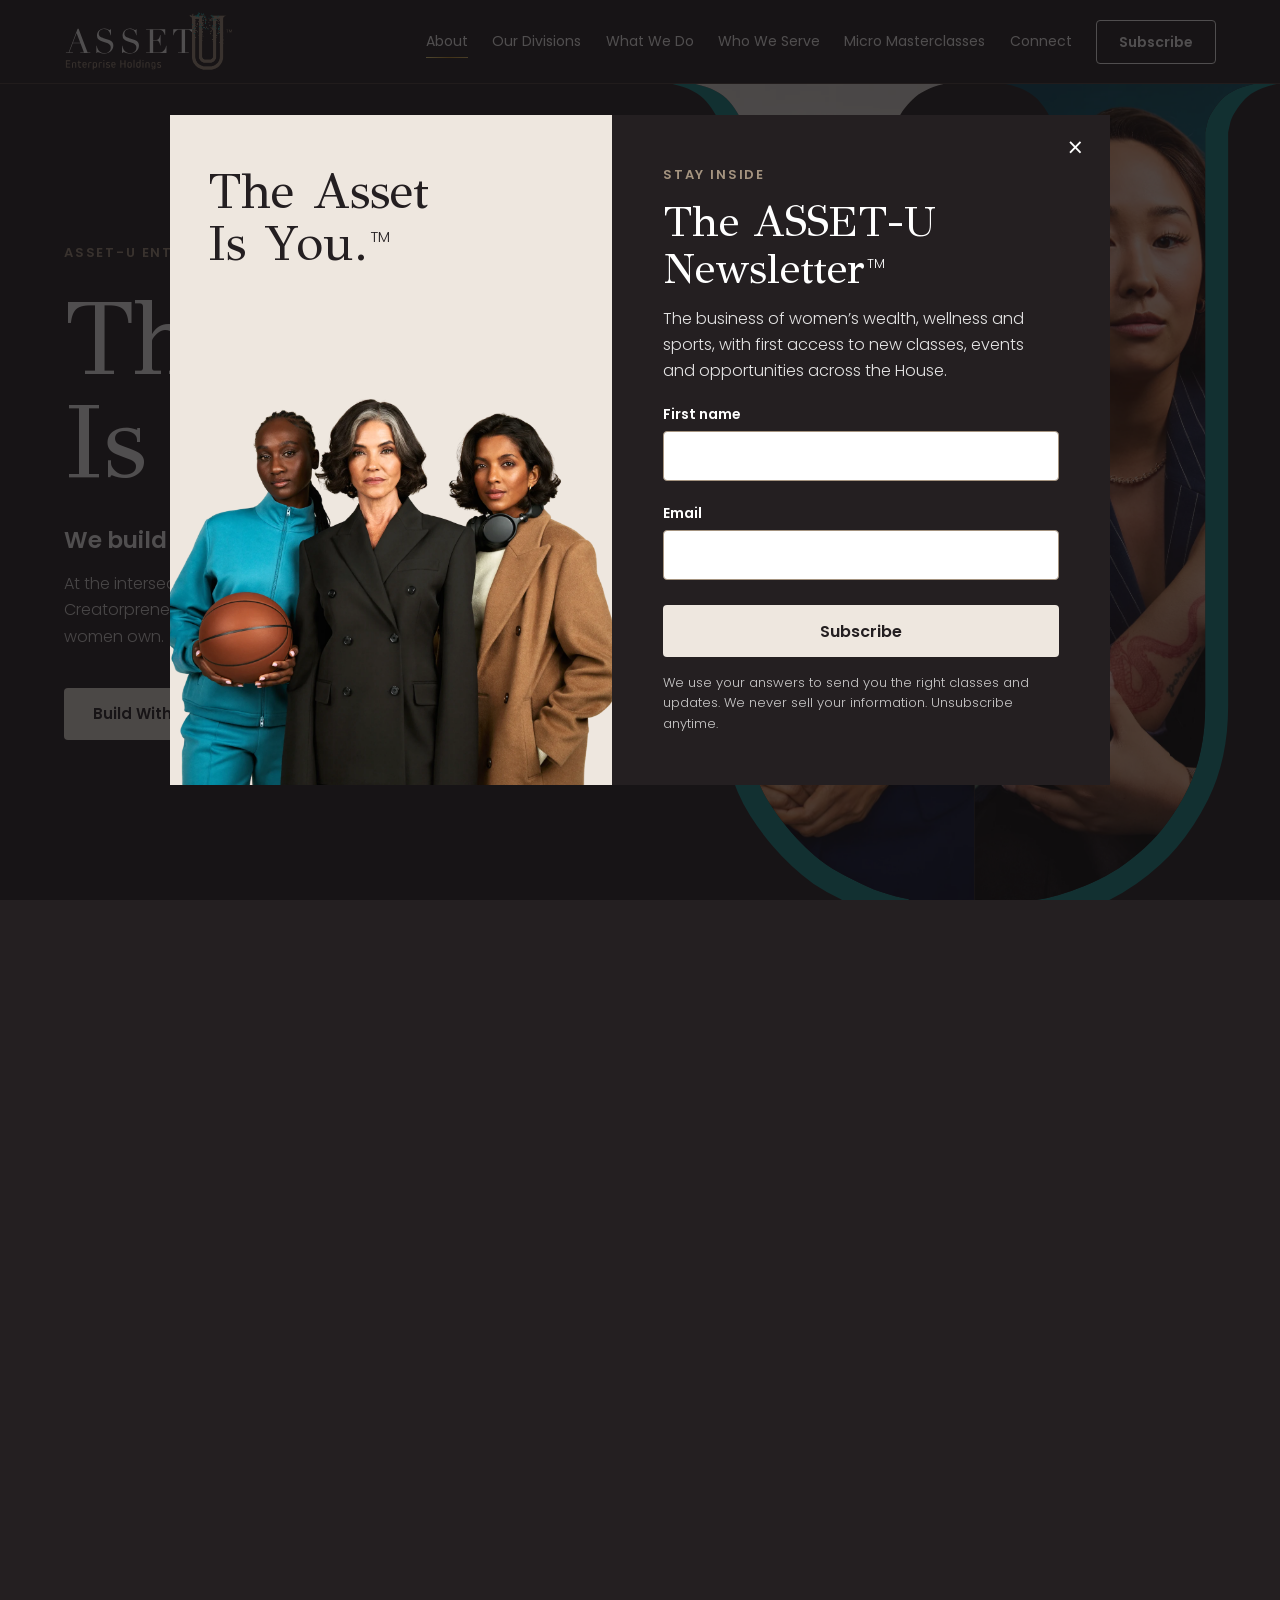
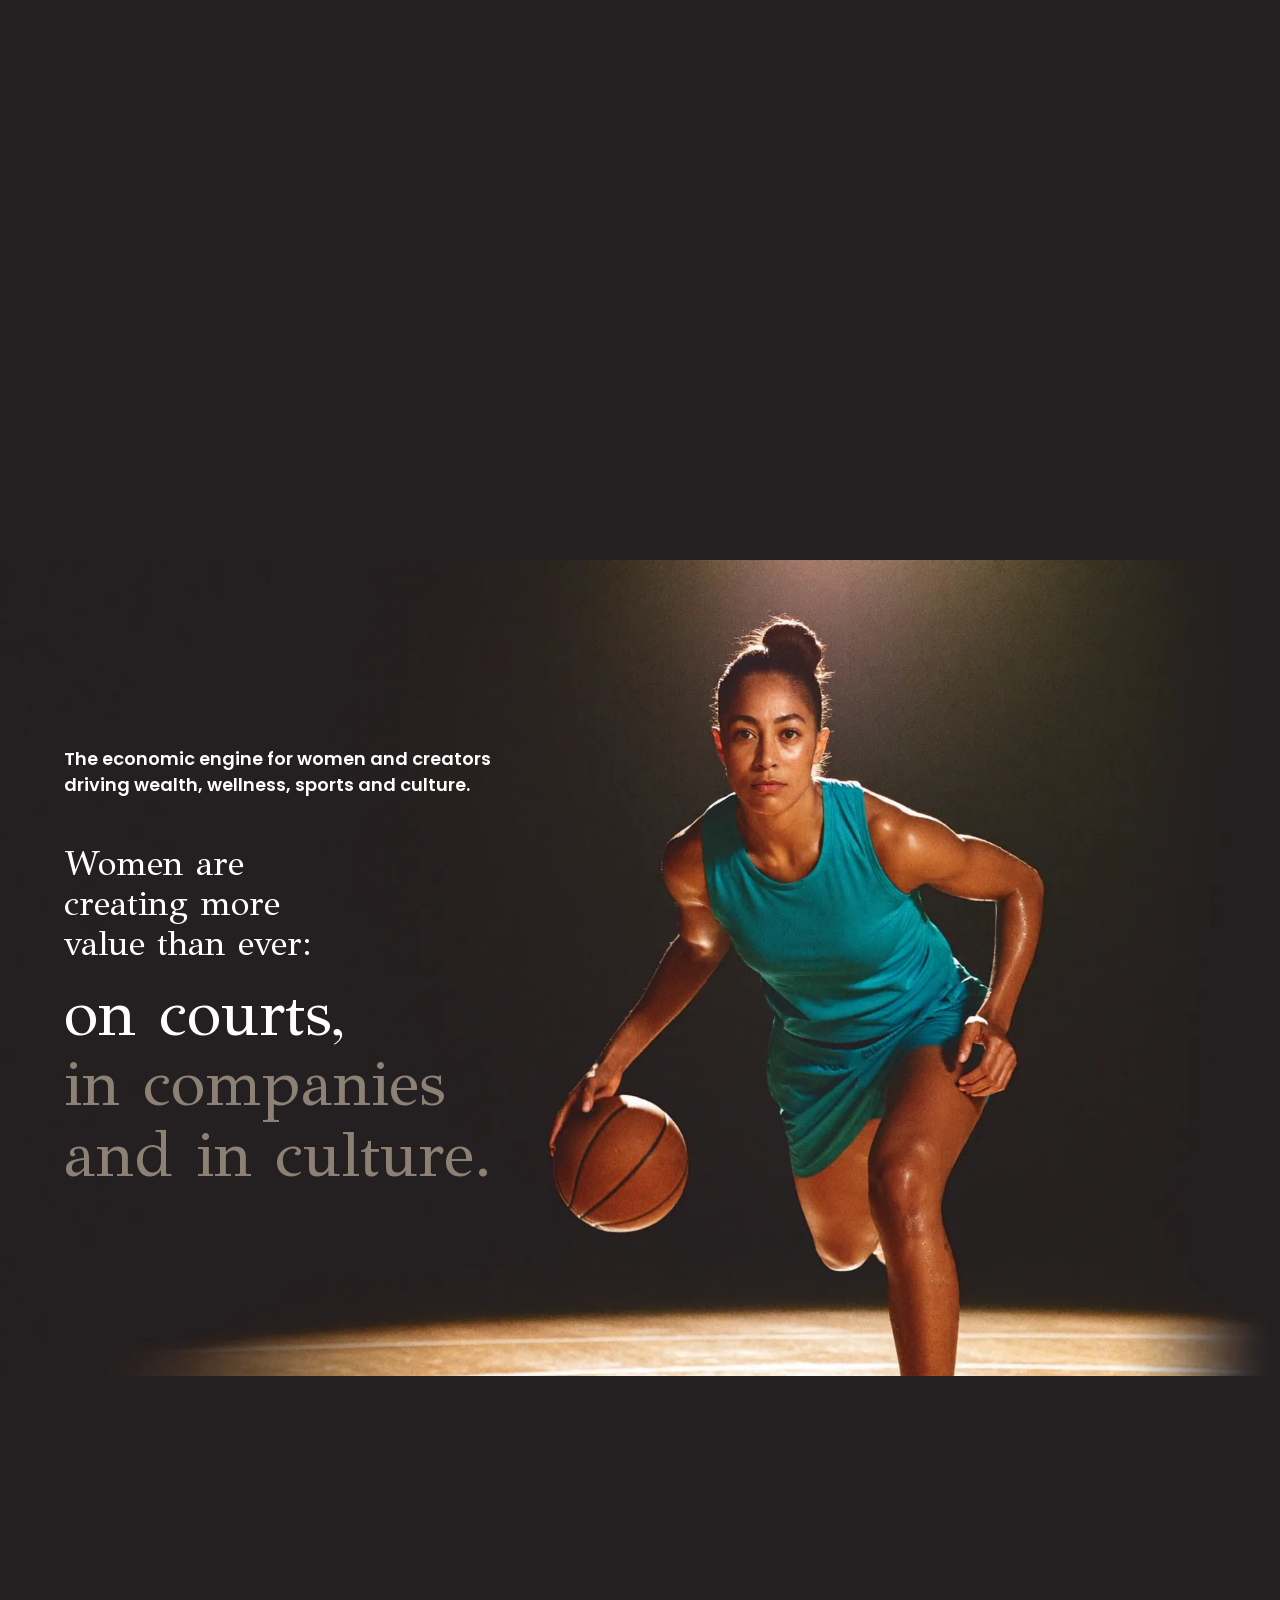
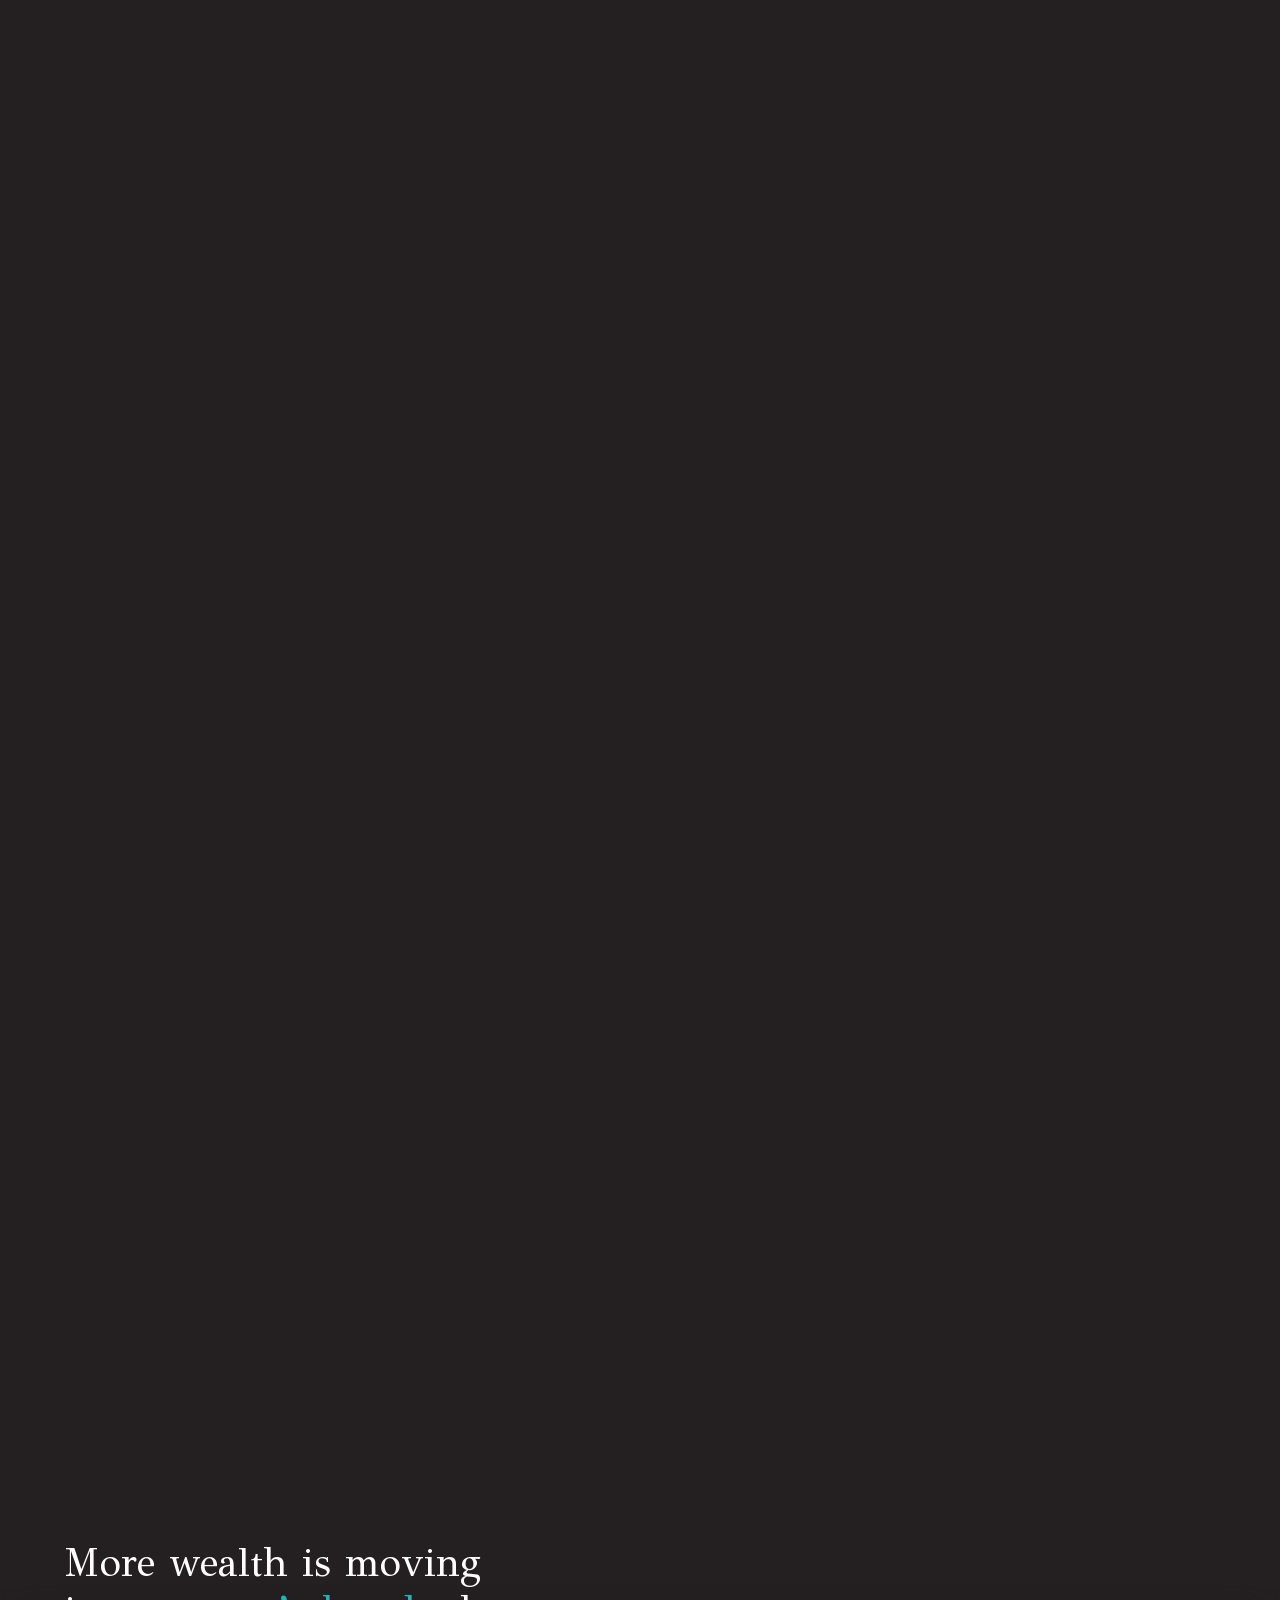
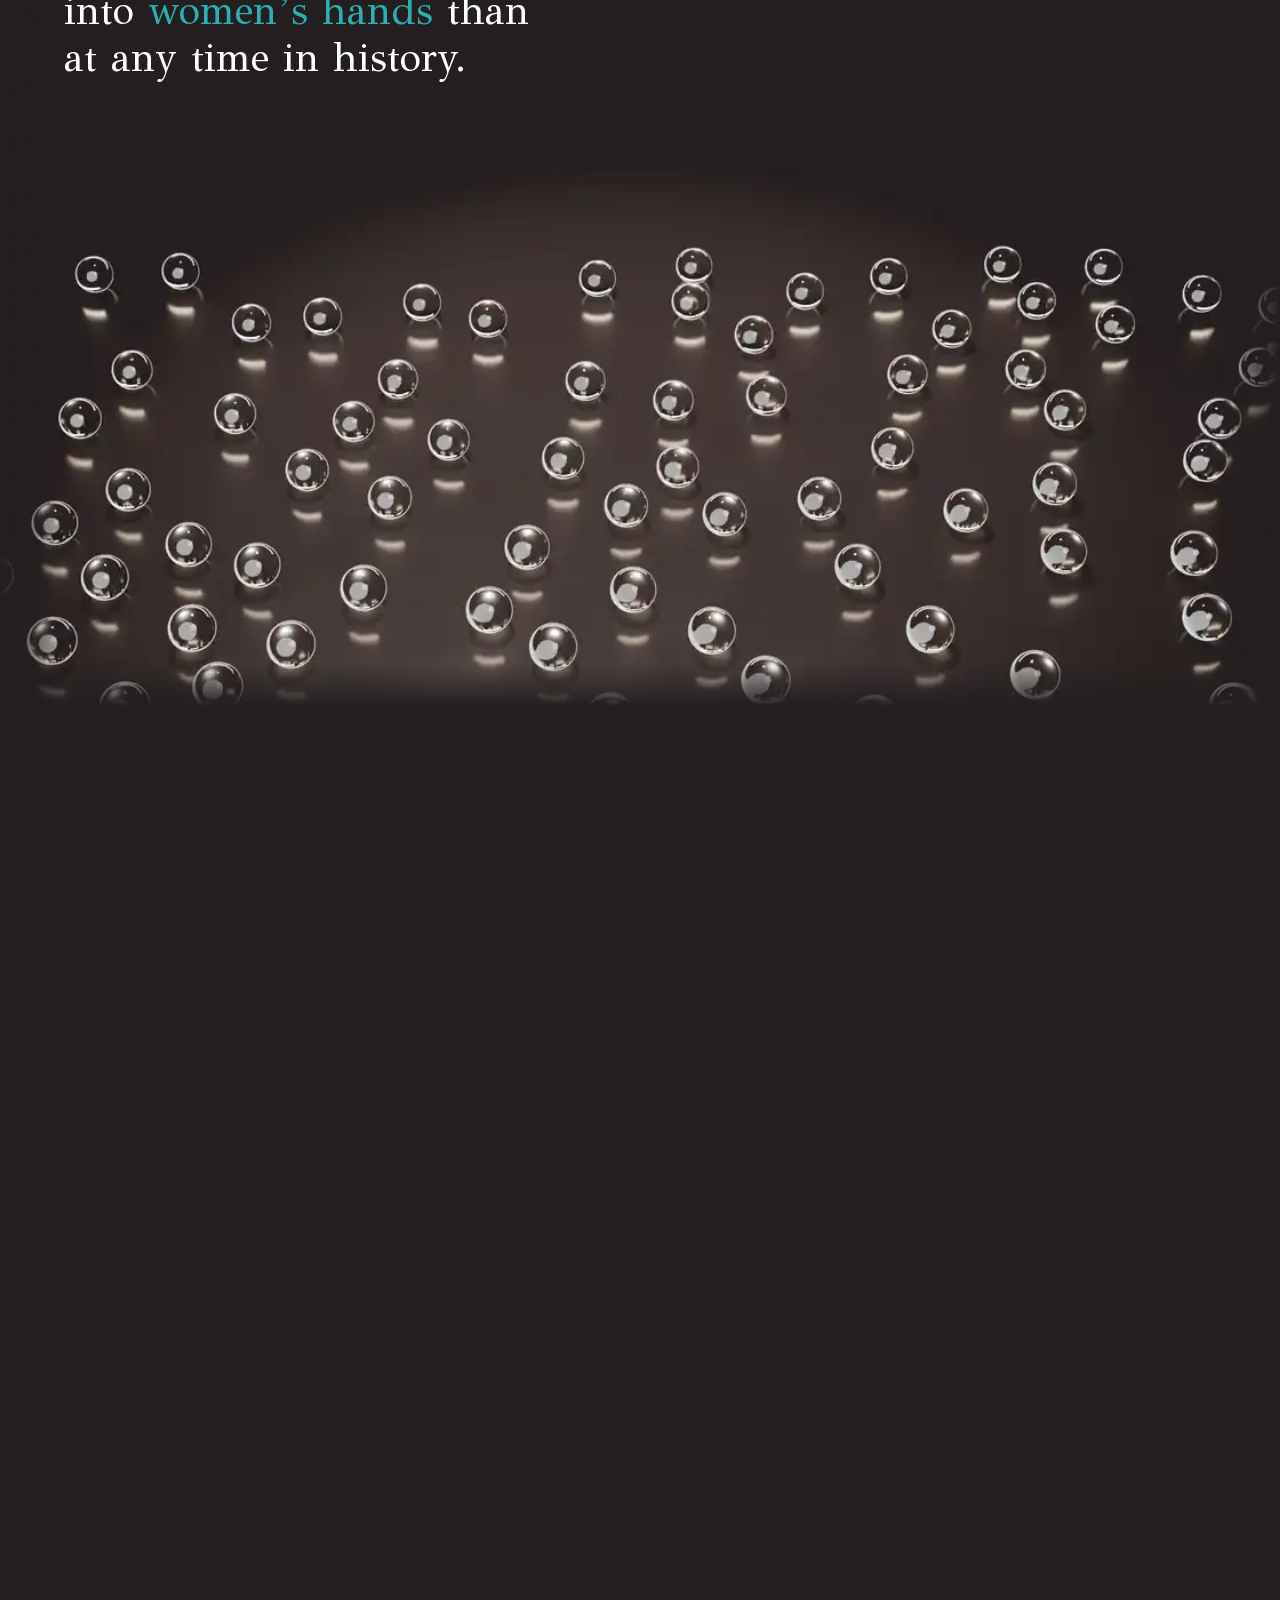
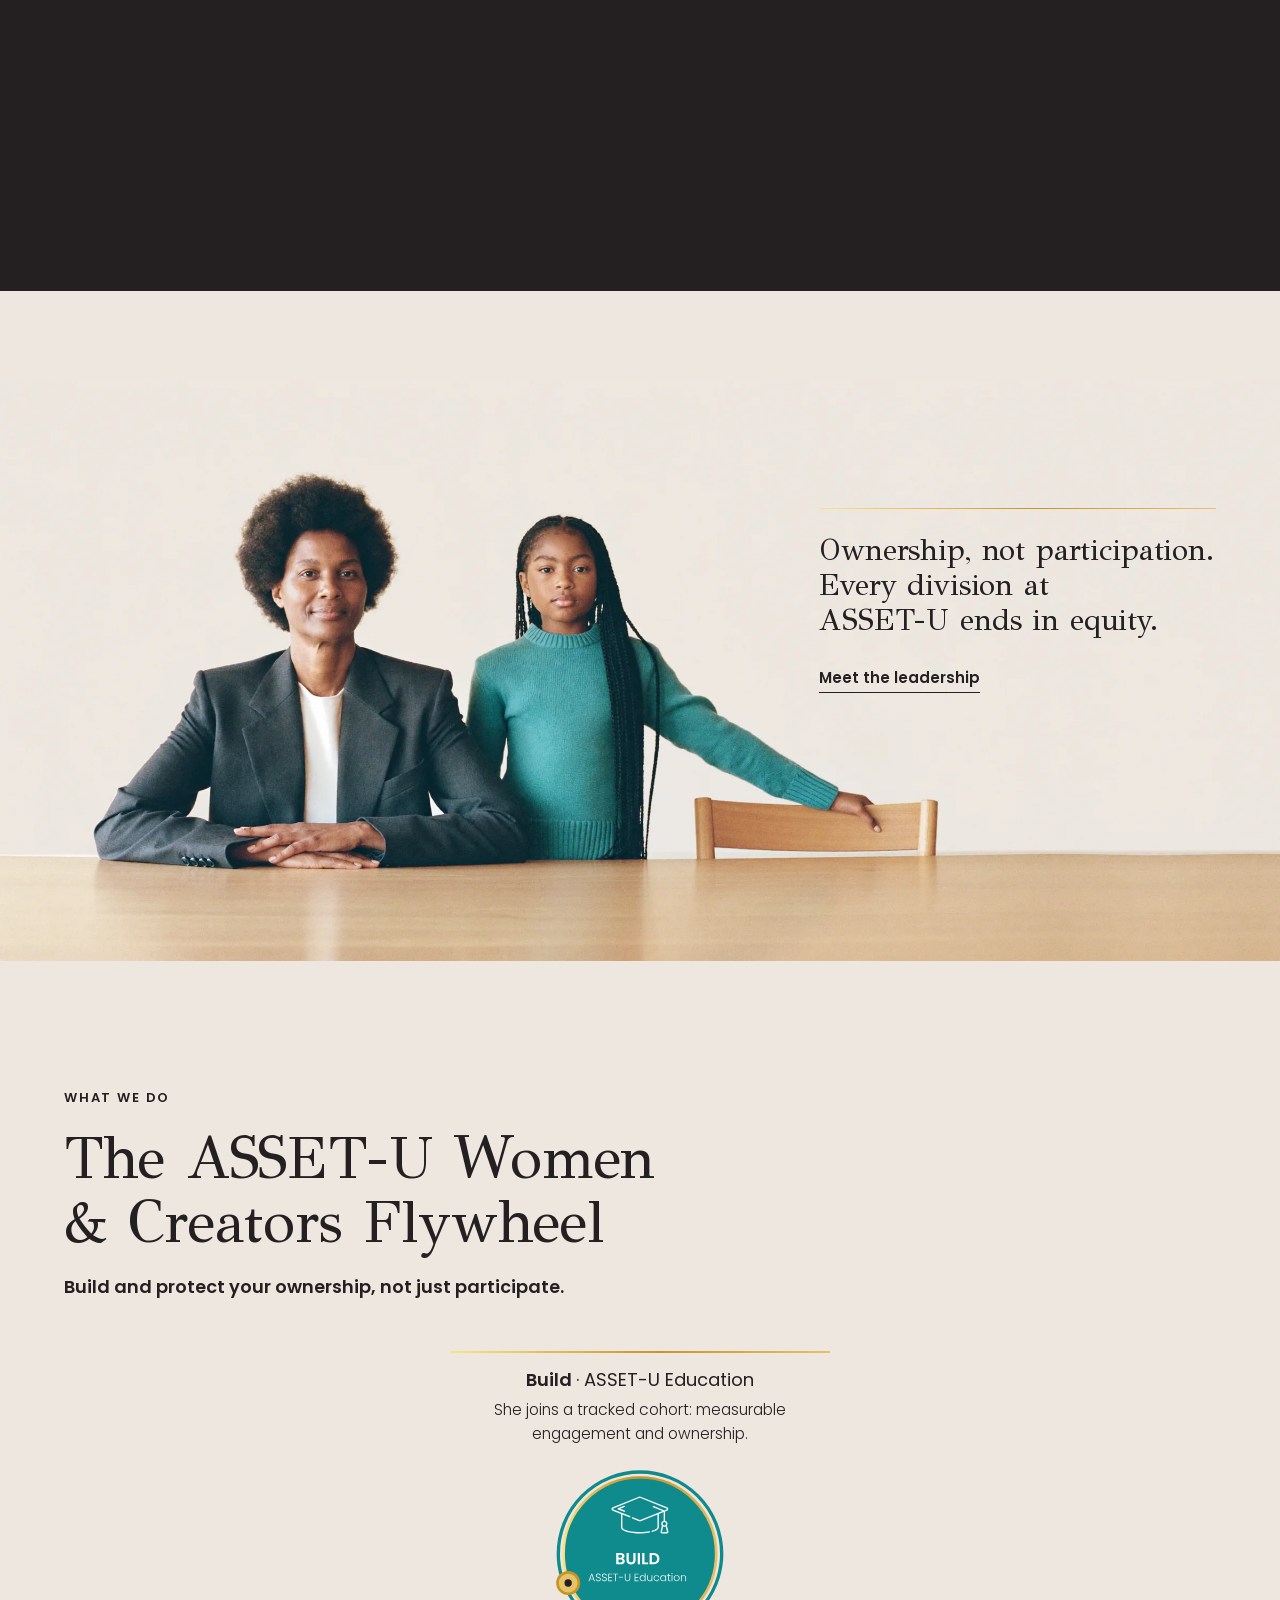
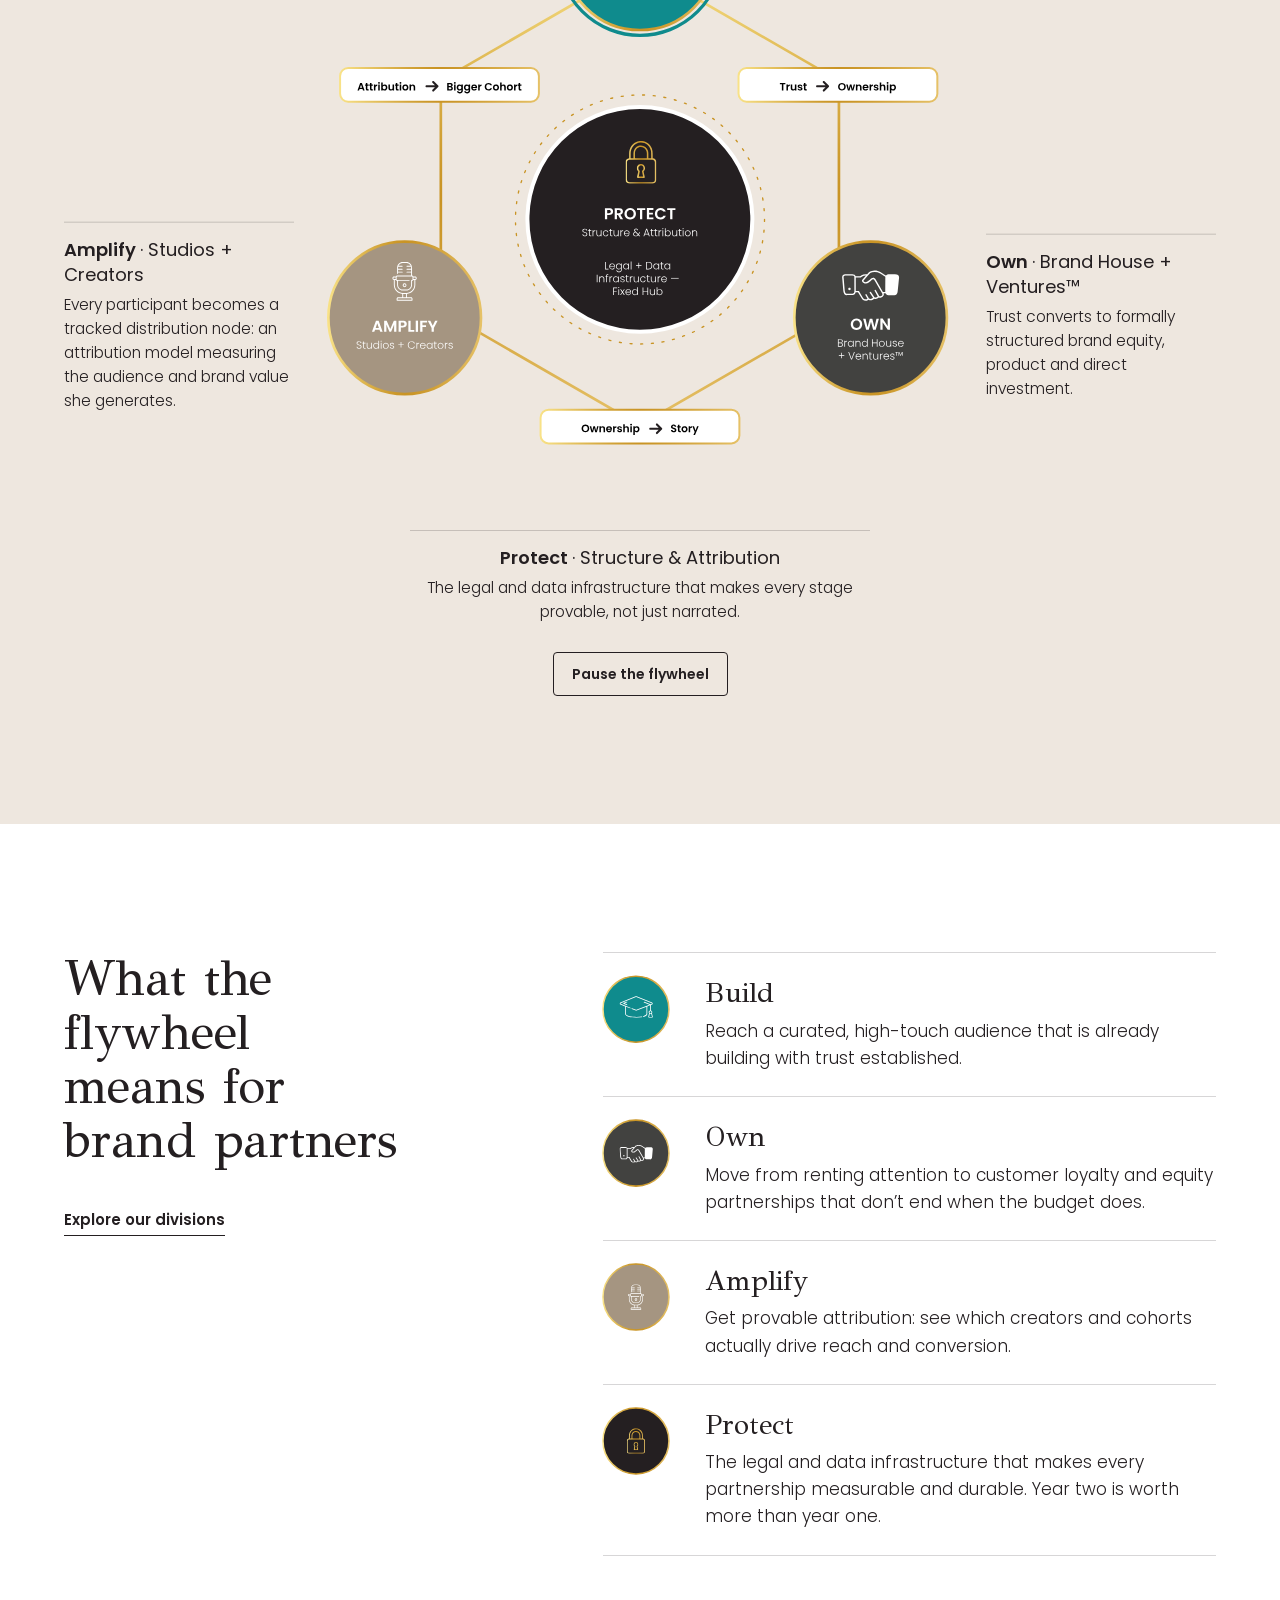
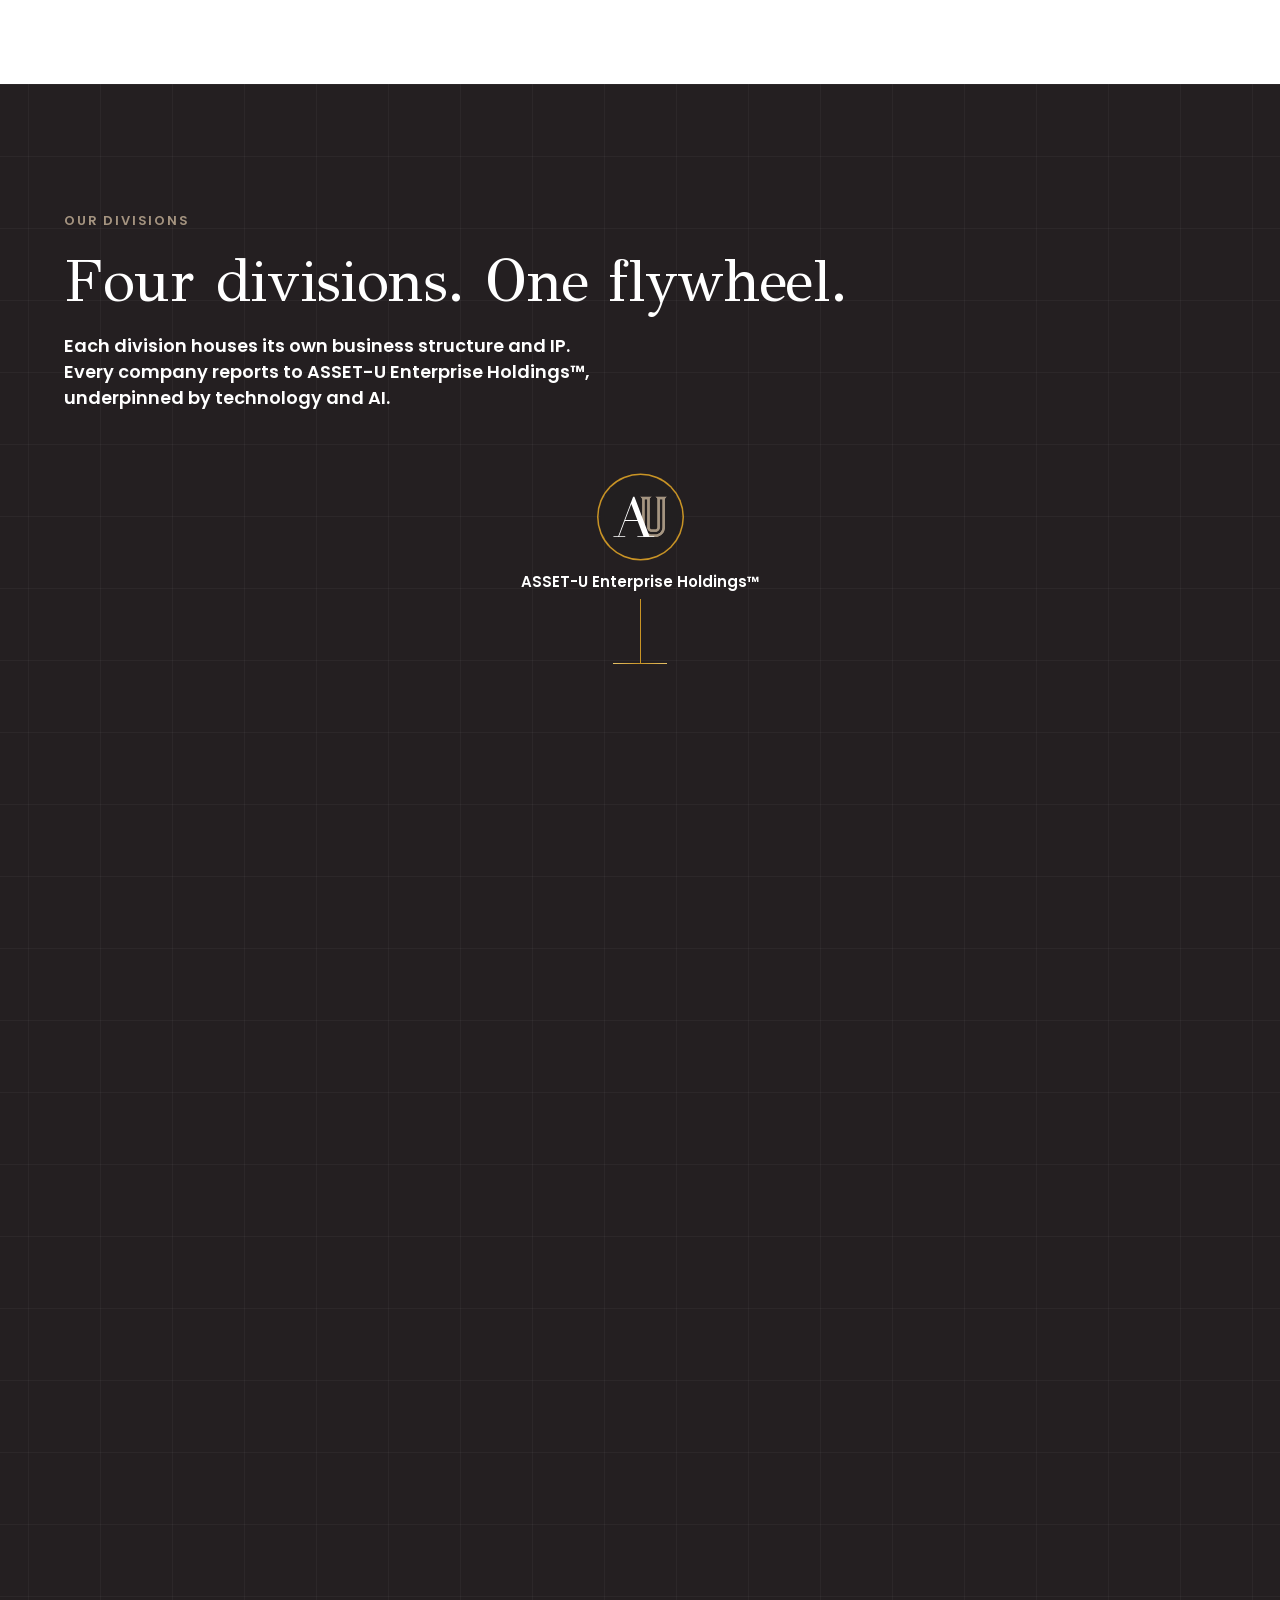
<file: index.html>
<!doctype html>
<html lang="en"><head><meta charset="utf-8"><meta name="viewport" content="width=device-width,initial-scale=1">
<title>ASSET-U Enterprise Holdings™ | The Economic Engine for Women's Ownership</title>
<meta name="description" content="ASSET-U Enterprise Holdings is the economic engine for women's ownership across wealth, wellness and sports. Build. Own. Amplify. Protect.">
<meta name="robots" content="noindex,nofollow"><meta name="theme-color" content="#241F21">
<meta property="og:type" content="website"><meta property="og:title" content="ASSET-U Enterprise Holdings™: The Asset Is You.™">
<meta property="og:description" content="ASSET-U Enterprise Holdings is the economic engine for women's ownership across wealth, wellness and sports. Build. Own. Amplify. Protect.">
<meta property="og:url" content="https://taylormadecreative.github.io/asset-u-website/"><meta property="og:image" content="https://taylormadecreative.github.io/asset-u-website/img/og.jpg"><meta property="og:image:width" content="1200"><meta property="og:image:height" content="630"><meta property="og:image:alt" content="ASSET U Enterprise Holdings">
<meta name="twitter:card" content="summary_large_image"><meta name="twitter:image" content="https://taylormadecreative.github.io/asset-u-website/img/og.jpg">
<link rel="icon" href="img/au-favicon.svg" type="image/svg+xml"><link rel="apple-touch-icon" href="img/au-180.png">
<link rel="preload" href="fonts/Poppins-300.woff2" as="font" type="font/woff2" crossorigin><link rel="preload" href="fonts/Poppins-600.woff2" as="font" type="font/woff2" crossorigin>
<link rel="stylesheet" href="styles.css?v=2"><link rel="stylesheet" href="film.css?v=1"><script>document.documentElement.classList.add('js')</script></head>
<body id="top"><a class="skip" href="#main">Skip to content</a>
<header class="nav dark"><div class="wrap"><a class="brand" href="#top" data-track="nav_click"><span class="lg"><svg role="img" aria-label="ASSET U Enterprise Holdings, back to top" xmlns="http://www.w3.org/2000/svg" viewBox="570 310 790 275"><defs><clipPath id="lga"><path d="M577.898 531H600v35h-22.102Zm0 0"/></clipPath><clipPath id="lgb"><path d="M971 539h20v35.691h-20Zm0 0"/></clipPath><clipPath id="lgc"><path d="M1327 389h15.148v16H1327Zm0 0"/></clipPath><clipPath id="lgd"><path d="M577.898 386H692v113H577.898Zm0 0"/></clipPath></defs><g clip-path="url(#lga)"><path fill="#A69581" d="M595.926 546.441c.617 0 .976.36.976.973v2.102c0 .613-.359.972-.976.972H582.46v11.114h15.719c.617 0 .972.355.972.968v2.102c0 .613-.355.973-.972.973h-19.356c-.613 0-.972-.36-.972-.973v-32.059c0-.613.359-.972.972-.972h19.356c.617 0 .972.359.972.972v2.102c0 .617-.355.972-.972.972h-15.72v10.754Zm0 0"/></g><path fill="#A69581" d="M621.79 549.617c0-4.3-1.642-6.246-5.227-6.246-3.583 0-5.223 1.945-5.223 6.246v15.055c0 .613-.36.973-.973.973h-2.304c-.614 0-.973-.36-.973-.973v-15.516c0-6.144 3.328-9.472 9.472-9.472 6.149 0 9.477 3.328 9.477 9.472v15.516c0 .613-.36.973-.976.973h-2.301c-.617 0-.973-.36-.973-.973ZM648.977 564.059c.207.562.05.921-.461 1.226-1.125.617-2.61.973-4.504.973-5.223 0-7.887-2.762-7.887-8.09v-14.184h-2.664c-.613 0-.973-.359-.973-.972v-1.742c0-.614.36-.973.973-.973h2.664v-5.79c0-.612.36-.972.973-.972h2.304c.614 0 .973.36.973.973v5.789h6.965c.613 0 .972.36.972.973v1.742c0 .613-.359.972-.972.972h-6.965v14.082c0 2.97 1.434 4.508 4.098 4.508.972 0 1.793-.207 2.558-.617.668-.36 1.13-.203 1.332.41ZM669.719 549.82c0-4.453-1.692-6.449-5.328-6.449-3.633 0-5.325 1.996-5.325 6.45v1.077h10.653Zm4.043-.46v4.097c0 .613-.356.973-.973.973h-13.723v1.484c0 4.66 1.895 6.66 6.196 6.66 2.047 0 3.586-.668 5.172-2.101.46-.461.972-.41 1.382.101l1.024 1.281c.36.461.36.973-.05 1.383-2.048 1.996-4.712 3.02-7.68 3.02-6.762 0-10.294-3.278-10.294-9.934v-6.965c0-6.297 3.329-9.675 9.473-9.675s9.473 3.379 9.473 9.675M681.547 548.953c0-6.098 2.918-9.27 8.5-9.27 2.203 0 4.148.512 5.683 1.536.512.36.668.82.31 1.383l-.872 1.484c-.36.562-.82.617-1.383.258-1.023-.617-2.152-.973-3.328-.973-3.176 0-4.66 1.793-4.66 5.633v15.668c0 .613-.36.973-.973.973h-2.304c-.618 0-.973-.36-.973-.973ZM717.035 549.77c0-4.352-1.691-6.399-5.379-6.399-3.738 0-5.43 2.047-5.43 6.399v6.351c0 4.3 1.794 6.453 5.43 6.453 3.688 0 5.38-2.05 5.38-6.453Zm4.25-.41v7.222c0 6.297-3.125 9.676-8.96 9.676-2.665 0-4.712-.871-5.993-2.559h-.105v9.168c0 .613-.356.973-.973.973h-2.305c-.613 0-.972-.36-.972-.973V549.36c0-6.297 3.382-9.68 9.68-9.68 6.25 0 9.628 3.384 9.628 9.68M729.527 548.953c0-6.098 2.918-9.27 8.5-9.27 2.203 0 4.149.512 5.684 1.536.512.36.668.82.309 1.383l-.872 1.484c-.359.562-.82.617-1.382.258-1.024-.617-2.149-.973-3.328-.973-3.176 0-4.66 1.793-4.66 5.633v15.668c0 .613-.36.973-.973.973H730.5c-.613 0-.973-.36-.973-.973ZM751.957 565.645c-.617 0-.973-.36-.973-.973V541.27c0-.614.356-.973.973-.973h2.305c.613 0 .972.36.972.973v23.402c0 .613-.359.973-.972.973Zm-1.535-32.723c0-1.586 1.125-2.715 2.66-2.715 1.59 0 2.715 1.129 2.715 2.715 0 1.539-1.125 2.664-2.715 2.664-1.535 0-2.66-1.125-2.66-2.664M772.336 566.258c-3.992 0-6.863-.922-9.164-2.969-.41-.41-.41-.871-.05-1.332l1.073-1.434c.41-.511.871-.511 1.383-.101 1.586 1.383 3.84 2.152 6.348 2.152 3.125 0 4.918-1.383 4.918-3.894 0-2.254-1.383-3.328-5.582-3.942-5.942-.87-7.989-3.074-7.989-7.476 0-4.61 3.532-7.582 9.012-7.582 2.817 0 5.531.77 7.426 2.152.512.41.562.871.207 1.383l-.977 1.433c-.355.512-.816.567-1.382.157-1.329-.922-3.02-1.434-4.864-1.434-3.379 0-5.172 1.383-5.172 3.89 0 2.048 1.332 3.071 5.375 3.637 6.043.817 8.196 3.172 8.196 7.782 0 4.66-3.38 7.578-8.758 7.578M802.445 549.82c0-4.453-1.687-6.449-5.324-6.449s-5.324 1.996-5.324 6.45v1.077h10.648Zm4.047-.46v4.097c0 .613-.36.973-.972.973h-13.723v1.484c0 4.66 1.894 6.66 6.195 6.66 2.047 0 3.582-.668 5.172-2.101.461-.461.973-.41 1.383.101l1.023 1.281c.36.461.36.973-.05 1.383-2.047 1.996-4.711 3.02-7.684 3.02-6.758 0-10.29-3.278-10.29-9.934v-6.965c0-6.297 3.329-9.675 9.474-9.675s9.472 3.379 9.472 9.675M852.527 564.672c0 .613-.359.973-.972.973h-2.664c-.614 0-.973-.36-.973-.973v-14.235h-14.594v14.235c0 .613-.355.973-.972.973h-2.664c-.614 0-.973-.36-.973-.973v-32.059c0-.613.36-.972.972-.972h2.665c.617 0 .972.359.972.972v13.778h14.594v-13.778c0-.613.36-.972.973-.972h2.664c.613 0 .972.359.972.972ZM876.7 549.82c0-4.402-1.692-6.449-5.43-6.449-3.688 0-5.375 2.047-5.375 6.45v6.35c0 4.352 1.687 6.403 5.375 6.403 3.738 0 5.43-2.05 5.43-6.402Zm4.25-.46v7.273c0 6.246-3.384 9.625-9.68 9.625-6.247 0-9.63-3.38-9.63-9.625v-7.274c0-6.297 3.383-9.675 9.63-9.675 6.296 0 9.68 3.379 9.68 9.675M890.422 565.645c-.617 0-.973-.36-.973-.973v-33.899c0-.617.356-.972.973-.972h2.3c.618 0 .977.355.977.972v33.899c0 .613-.36.973-.976.973ZM917.254 549.82c0-4.3-1.793-6.449-5.43-6.449-3.687 0-5.375 2.047-5.375 6.45v6.35c0 4.352 1.688 6.403 5.375 6.403 3.739 0 5.43-2.05 5.43-6.402Zm3.277-20.02c.614 0 .973.356.973.973v25.809c0 6.297-3.379 9.676-9.68 9.676-6.246 0-9.625-3.38-9.625-9.676v-7.223c0-6.297 3.121-9.675 8.961-9.675 2.664 0 4.711.87 5.992 2.558h.102v-11.469c0-.617.36-.972.973-.972ZM931.64 565.645c-.613 0-.972-.36-.972-.973V541.27c0-.614.36-.973.973-.973h2.304c.617 0 .973.36.973.973v23.402c0 .613-.356.973-.973.973Zm-1.535-32.723c0-1.586 1.125-2.715 2.665-2.715 1.585 0 2.714 1.129 2.714 2.715 0 1.539-1.129 2.664-2.714 2.664-1.54 0-2.665-1.125-2.665-2.664M958.781 549.617c0-4.3-1.636-6.246-5.222-6.246s-5.223 1.945-5.223 6.246v15.055c0 .613-.36.973-.973.973h-2.304c-.614 0-.973-.36-.973-.973v-15.516c0-6.144 3.328-9.472 9.473-9.472 6.144 0 9.472 3.328 9.472 9.472v15.516c0 .613-.355.973-.972.973h-2.305c-.613 0-.973-.36-.973-.973Zm0 0"/><g clip-path="url(#lgb)"><path fill="#A69581" d="M986.332 555.3v-5.53c0-4.352-1.691-6.399-5.43-6.399-3.687 0-5.375 2.047-5.375 6.399v5.53c0 4.403 1.688 6.454 5.375 6.454 3.637 0 5.43-2.152 5.43-6.453m4.25-5.942v16.032c0 5.632-3.637 9.062-9.629 9.062-3.379 0-6.195-.973-8.293-2.816q-.69-.615-.156-1.383l.973-1.383c.359-.562.82-.613 1.332-.152 1.691 1.383 3.586 2.047 5.89 2.047 3.688 0 5.633-2.047 5.633-5.684v-2.203h-.102c-1.28 1.691-3.328 2.562-5.992 2.562-5.836 0-8.96-3.382-8.96-9.68v-6.402c0-6.297 3.378-9.675 9.624-9.675 6.301 0 9.68 3.379 9.68 9.675"/></g><path fill="#A69581" d="M1007.43 566.258c-3.996 0-6.864-.922-9.168-2.969-.41-.41-.41-.871-.051-1.332l1.074-1.434c.41-.511.871-.511 1.383-.101 1.59 1.383 3.84 2.152 6.352 2.152 3.125 0 4.914-1.383 4.914-3.894 0-2.254-1.38-3.328-5.579-3.942-5.94-.87-7.992-3.074-7.992-7.476 0-4.61 3.535-7.582 9.016-7.582 2.816 0 5.531.77 7.426 2.152.511.41.562.871.203 1.383l-.973 1.433c-.36.512-.82.567-1.383.157-1.332-.922-3.02-1.434-4.863-1.434-3.383 0-5.172 1.383-5.172 3.89 0 2.048 1.328 3.071 5.375 3.637 6.043.817 8.196 3.172 8.196 7.782 0 4.66-3.383 7.578-8.758 7.578M1320.824 403.676c0 .258-.148.406-.406.406h-1.117c-.258 0-.406-.148-.406-.406v-12.153h-3.5c-.258 0-.41-.152-.41-.41v-.879c0-.257.152-.406.41-.406h8.953c.257 0 .406.149.406.406v.88c0 .257-.149.41-.406.41h-3.524Zm0 0"/><g clip-path="url(#lgc)"><path fill="#A69581" d="M1341.742 389.828c.258 0 .406.149.406.406v13.442c0 .258-.148.406-.406.406h-1.117c-.258 0-.41-.148-.41-.406v-11.121h-.043l-4.184 11.207a.465.465 0 0 1-.472.32h-.989c-.238 0-.386-.105-.472-.32l-4.188-11.207h-.043v11.12c0 .259-.152.407-.406.407h-1.074c-.258 0-.41-.148-.41-.406v-13.442c0-.257.152-.406.41-.406h2.168c.234 0 .386.106.472.32l4.059 11.059h.043l4.059-11.059c.085-.214.234-.32.472-.32Zm0 0"/></g><path class="lu" fill="#A69581" d="M1284.777 513.324v-174.34h-16.898v174.34c0 5.531-1.031 10.04-3.074 13.52q-3.077 5.226-7.067 8.297c-2.664 2.043-5.277 3.53-7.836 4.453q-3.841 1.382-5.375 1.691h-30.722q-1.542-.31-5.375-1.691c-2.567-.922-5.176-2.41-7.836-4.453-2.664-2.047-5.024-4.813-7.067-8.297-2.05-3.48-3.07-7.989-3.07-13.52v-174.34h-16.902v174.34c0 3.895.41 7.426 1.23 10.602a45.6 45.6 0 0 0 3.38 9.062q1.534 3.685 4.3 7.371c4.3 5.328 9.164 9.371 14.594 12.137 5.425 2.77 10.187 4.559 14.285 5.379h35.64c2.868-.414 6.196-1.383 9.985-2.918 3.789-1.539 7.422-3.742 10.91-6.605a113 113 0 0 0 3.684-3.227 45 45 0 0 0 3.687-3.84c2.867-3.488 5.172-7.531 6.914-12.137 1.738-4.609 2.613-9.878 2.613-15.824m-46.394-189.086h76.195c-4.918 1.028-8.45 2.817-10.601 5.38-2.149 2.562-3.43 4.773-3.84 6.616q-.615 2.767-.614 3.075v174.57c0 9.84-1.796 18.351-5.378 25.527q-5.38 10.76-13.055 17.84c-5.121 4.707-10.555 8.297-16.285 10.762-5.739 2.457-10.754 4.101-15.055 4.922l-2.148.308h-38.098l-.617-.308c-2.457-.414-5.176-1.13-8.14-2.153q-4.46-1.545-9.063-4a57 57 0 0 1-7.68-4.304q-9.836-7.08-17.363-18.762c-5.02-7.793-7.524-17.738-7.524-29.832v-174.57h-.308q-.002-.307-.614-3.075c-.414-1.843-1.691-4.054-3.843-6.617-2.149-2.562-5.684-4.351-10.598-5.379h76.195c-4.3 1.028-7.527 2.61-9.676 4.762q-3.228 3.223-4.148 5.527-.926 2.309-.926 2.614v176.492q-.002 6.145 3.383 9.062 3.377 2.924 7.375 4.149h26.727q3.686-1.226 7.218-4.149 3.535-2.917 3.535-9.062v-174.34q-.001-.306-.617-3.074c-.41-1.844-1.687-4.04-3.84-6.606-2.148-2.558-5.683-4.347-10.597-5.375"/><g clip-path="url(#lgd)"><path fill="#FFF" d="m627.73 406.629-16.882 44.66h33.761Zm-49.878 89.473h13.503l41.438-109.887h3.684l41.742 109.887h13.66v2.148h-47.27v-2.148h17.036l-16.114-42.664h-35.605l-16.114 42.664h17.036v2.148h-32.996Zm0 0"/></g><path fill="#FFF" d="M718.582 465.254h1.688q1.687 8.286 4.375 13.965c1.789 3.785 3.761 6.906 5.906 9.36 2.152 2.456 4.398 4.35 6.754 5.679 2.351 1.332 4.73 2.3 7.136 2.918q3.603.92 6.907 1.074 3.298.152 6.215.152c5.421 0 9.875-.82 13.351-2.457 3.48-1.632 6.242-3.707 8.29-6.215 2.042-2.503 3.476-5.218 4.296-8.132q1.226-4.372 1.227-8.059 0-5.368-1.993-9.207c-1.332-2.559-3.02-4.73-5.066-6.523a28.4 28.4 0 0 0-6.676-4.372c-2.406-1.128-4.68-1.996-6.832-2.609l-17.648-5.375c-8.285-2.555-14.555-5.93-18.797-10.129q-6.37-6.288-6.371-16.879 0-6.906 2.457-12.816 2.451-5.908 6.906-10.203c2.965-2.863 6.523-5.117 10.664-6.754q6.217-2.456 13.582-2.457 5.372 0 8.98.922 3.603.92 6.215 2.07l4.68 2.074q2.074.921 4.223.922 1.992 0 2.683-.539c.461-.355 1.098-1.254 1.918-2.687h2.149v27.78h-1.84a45.6 45.6 0 0 0-3.149-10.667q-2.226-5.14-5.753-9.055c-2.356-2.61-5.196-4.703-8.52-6.293-3.324-1.582-7.187-2.379-11.586-2.379-2.453 0-5.168.336-8.133 1a25.7 25.7 0 0 0-8.289 3.453q-3.837 2.456-6.367 6.446-2.53 3.992-2.531 10.129 0 4.91 1.992 8.363a19.4 19.4 0 0 0 5.145 5.832c2.093 1.586 4.449 2.914 7.058 3.988a91 91 0 0 0 7.902 2.84l18.57 5.832q2.914.924 7.368 2.457c2.969 1.024 5.855 2.559 8.672 4.606 2.812 2.046 5.219 4.753 7.21 8.132q2.994 5.063 2.993 12.891c0 4.813-.895 9.387-2.684 13.734a34.4 34.4 0 0 1-7.75 11.512q-5.063 4.987-12.277 7.98-7.217 2.994-16.27 2.993-3.224-.001-5.675-.078c-1.64-.051-3.172-.18-4.606-.383a124 124 0 0 1-4.297-.692q-2.15-.38-4.757-1.148a164 164 0 0 1-6.602-2.148q-3.528-1.23-6.137-1.23c-1.535 0-2.586.308-3.144.921q-.851.921-1.461 2.457h-2.301ZM836.293 465.254h1.687q1.687 8.286 4.372 13.965 2.688 5.678 5.91 9.36 3.221 3.685 6.754 5.679c2.351 1.332 4.73 2.3 7.136 2.918q3.603.92 6.907 1.074c2.195.102 4.27.152 6.214.152q8.132 0 13.352-2.457c3.477-1.632 6.238-3.707 8.29-6.215 2.042-2.503 3.476-5.218 4.296-8.132q1.225-4.372 1.226-8.059-.001-5.368-1.996-9.207c-1.332-2.559-3.02-4.73-5.062-6.523a28.6 28.6 0 0 0-6.676-4.372q-3.609-1.69-6.832-2.609l-17.648-5.375q-12.433-3.832-18.801-10.129-6.368-6.288-6.367-16.879c0-4.605.816-8.875 2.457-12.816 1.633-3.938 3.937-7.34 6.902-10.203 2.969-2.863 6.524-5.117 10.668-6.754q6.217-2.456 13.582-2.457c3.578 0 6.574.308 8.977.922q3.605.92 6.214 2.07l4.684 2.074q2.068.921 4.219.922 1.994 0 2.687-.539c.461-.355 1.098-1.254 1.918-2.687h2.149v27.78h-1.844a45.8 45.8 0 0 0-3.145-10.667q-2.226-5.14-5.753-9.055c-2.356-2.61-5.196-4.703-8.52-6.293-3.324-1.582-7.187-2.379-11.586-2.379-2.457 0-5.168.336-8.133 1a25.7 25.7 0 0 0-8.289 3.453q-3.837 2.456-6.367 6.446-2.536 3.992-2.535 10.129-.001 4.91 1.996 8.363a19.4 19.4 0 0 0 5.14 5.832q3.148 2.378 7.063 3.988a90 90 0 0 0 7.902 2.84l18.57 5.832q2.914.924 7.368 2.457 4.448 1.536 8.668 4.606c2.816 2.046 5.219 4.753 7.215 8.132q2.993 5.063 2.992 12.891c0 4.813-.899 9.387-2.684 13.734a34.4 34.4 0 0 1-7.75 11.512q-5.068 4.987-12.28 7.98-7.214 2.994-16.267 2.993-3.223-.001-5.68-.078a42 42 0 0 1-4.6-.383 123 123 0 0 1-4.298-.692c-1.437-.253-3.02-.636-4.761-1.148a162 162 0 0 1-6.598-2.148c-2.356-.82-4.399-1.23-6.137-1.23q-2.304 0-3.148.921-.846.921-1.457 2.457h-2.301ZM947.094 496.102h17.035V391.129h-17.035v-2.152h87.785v26.55h-1.688q-1.994-5.982-4.293-10.511c-1.539-3.016-3.378-5.575-5.527-7.672-2.148-2.098-4.707-3.656-7.676-4.684q-4.45-1.53-10.742-1.531h-25.476v47.422h9.976q5.061-.001 8.594-.922c2.351-.613 4.375-1.766 6.062-3.453q2.532-2.53 4.297-6.906 1.765-4.373 3.453-11.282h1.688v47.73h-1.688a251 251 0 0 0-2.226-8.593q-1.149-4.144-3.223-7.367-2.07-3.224-5.523-5.14c-2.301-1.282-5.297-1.919-8.977-1.919h-12.433v55.403h29.007q8.437 0 14.043-3.61c3.73-2.402 6.778-5.265 9.133-8.594 2.348-3.32 4.09-6.777 5.215-10.359 1.125-3.578 1.844-6.547 2.148-8.898h1.688v33.609h-93.617ZM1093.656 496.102h17.035V391.129h-8.898c-2.047 0-4.352.18-6.906.535q-3.837.539-7.75 2.992c-2.61 1.637-5.117 4.223-7.52 7.75q-3.61 5.298-6.219 14.656h-1.687v-28.085h93.312v28.086h-1.687q-2.614-9.359-6.219-14.657c-2.406-3.527-4.91-6.113-7.52-7.75s-5.195-2.633-7.75-2.992q-3.836-.534-6.906-.535h-8.902v104.973h17.04v2.148h-49.423Zm0 0"/></svg><canvas aria-hidden="true"></canvas></span></a>
<button class="burger" aria-expanded="false" aria-controls="menu"><span></span><span></span><em class="sr">Menu</em></button>
<nav class="links" id="menu" aria-label="Main"><a href="#about" data-track="nav_click">About</a><a href="#divisions" data-track="nav_click">Our Divisions</a><a href="#what-we-do" data-track="nav_click">What We Do</a><a href="#who-we-serve" data-track="nav_click">Who We Serve</a><a href="micro-masterclasses/" data-track="nav_click">Micro Masterclasses</a><a href="#connect" data-track="nav_click">Connect</a><a class="btn btn-line" href="#community" data-track="subscribe_click">Subscribe</a></nav></div></header>
<main id="main">
<div class="opening-pin"><div class="opening"><section class="hero dark"><div class="wrap"><div class="hero-copy"><p class="label fade"><span class="nb">ASSET-U</span> Enterprise Holdings™</p>
<h1 aria-label="The Asset Is You.™"><span class="ln" aria-hidden="true"><span>The Asset</span></span><span class="ln" aria-hidden="true"><span>Is <span class="you">You.</span><sup>TM</sup></span></span></h1>
<div class="fade"><p class="sub">We build what women own next.</p><div class="copy"><p>At the intersection of women’s wealth, wellness, sports and Creatorpreneurs™, <span class="nb">ASSET-U</span> turns what women earn into what women own.</p></div>
<div class="acts"><a class="btn btn-light" href="#connect" data-track="hero_cta_click">Build With Us</a><a class="link" href="#divisions" data-track="hero_cta_click">Explore our divisions</a></div></div></div>
<div class="hero-u"><svg viewBox="1136 324 186 249.5" role="img" aria-label="Danyel Surrency Jones and Rachel Maeng of ASSET-U Enterprise Holdings, the economic engine for women’s ownership."><defs><clipPath id="hc"><path d="M 1238.38 324.24 L 1314.58 324.24 C 1309.66 325.27 1306.13 327.05 1303.98 329.62 C 1301.83 332.18 1300.55 334.39 1300.14 336.23 C 1299.73 338.08 1299.52 339.11 1299.52 339.31 L 1299.52 513.88 C 1299.52 523.72 1297.73 532.23 1294.14 539.41 C 1290.56 546.58 1286.21 552.53 1281.09 557.25 C 1275.97 561.95 1270.54 565.54 1264.8 568.01 C 1259.07 570.46 1254.05 572.11 1249.75 572.93 L 1247.6 573.24 L 1209.5 573.24 L 1208.89 572.93 C 1206.43 572.52 1203.71 571.8 1200.75 570.78 C 1197.77 569.75 1194.75 568.41 1191.68 566.78 C 1189.02 565.54 1186.46 564.11 1184 562.47 C 1177.45 557.75 1171.66 551.5 1166.64 543.71 C 1161.62 535.92 1159.12 525.97 1159.12 513.88 L 1159.12 339.31 L 1158.81 339.31 C 1158.81 339.11 1158.6 338.08 1158.2 336.23 C 1157.78 334.39 1156.5 332.18 1154.35 329.62 C 1152.2 327.05 1148.67 325.27 1143.75 324.24 L 1219.95 324.24 C 1215.65 325.27 1212.42 326.85 1210.27 329 C 1208.12 331.15 1206.74 332.99 1206.12 334.53 C 1205.51 336.07 1205.2 336.94 1205.2 337.14 L 1205.2 513.63 C 1205.2 517.73 1206.32 520.75 1208.58 522.7 C 1210.83 524.64 1213.29 526.03 1215.96 526.84 L 1242.68 526.84 C 1245.14 526.03 1247.55 524.64 1249.9 522.7 C 1252.26 520.75 1253.44 517.73 1253.44 513.63 L 1253.44 339.29 C 1253.44 339.09 1253.23 338.06 1252.82 336.22 C 1252.41 334.38 1251.13 332.18 1248.98 329.61 C 1246.83 327.05 1243.3 325.27 1238.38 324.24Z"/></clipPath><clipPath id="ht"><rect x="1120" y="324.24" width="218" height="110"/></clipPath><clipPath id="he"><rect x="1120" y="434" width="218" height="170"/></clipPath></defs>
<g class="u-edge"><g clip-path="url(#ht)"><path d="M 1238.38 324.24 L 1314.58 324.24 C 1309.66 325.27 1306.13 327.05 1303.98 329.62 C 1301.83 332.18 1300.55 334.39 1300.14 336.23 C 1299.73 338.08 1299.52 339.11 1299.52 339.31 L 1299.52 513.88 C 1299.52 523.72 1297.73 532.23 1294.14 539.41 C 1290.56 546.58 1286.21 552.53 1281.09 557.25 C 1275.97 561.95 1270.54 565.54 1264.8 568.01 C 1259.07 570.46 1254.05 572.11 1249.75 572.93 L 1247.6 573.24 L 1209.5 573.24 L 1208.89 572.93 C 1206.43 572.52 1203.71 571.8 1200.75 570.78 C 1197.77 569.75 1194.75 568.41 1191.68 566.78 C 1189.02 565.54 1186.46 564.11 1184 562.47 C 1177.45 557.75 1171.66 551.5 1166.64 543.71 C 1161.62 535.92 1159.12 525.97 1159.12 513.88 L 1159.12 339.31 L 1158.81 339.31 C 1158.81 339.11 1158.6 338.08 1158.2 336.23 C 1157.78 334.39 1156.5 332.18 1154.35 329.62 C 1152.2 327.05 1148.67 325.27 1143.75 324.24 L 1219.95 324.24 C 1215.65 325.27 1212.42 326.85 1210.27 329 C 1208.12 331.15 1206.74 332.99 1206.12 334.53 C 1205.51 336.07 1205.2 336.94 1205.2 337.14 L 1205.2 513.63 C 1205.2 517.73 1206.32 520.75 1208.58 522.7 C 1210.83 524.64 1213.29 526.03 1215.96 526.84 L 1242.68 526.84 C 1245.14 526.03 1247.55 524.64 1249.9 522.7 C 1252.26 520.75 1253.44 517.73 1253.44 513.63 L 1253.44 339.29 C 1253.44 339.09 1253.23 338.06 1252.82 336.22 C 1252.41 334.38 1251.13 332.18 1248.98 329.61 C 1246.83 327.05 1243.3 325.27 1238.38 324.24Z" fill="#0F8B8D" transform="translate(-7 0)"/><path d="M 1238.38 324.24 L 1314.58 324.24 C 1309.66 325.27 1306.13 327.05 1303.98 329.62 C 1301.83 332.18 1300.55 334.39 1300.14 336.23 C 1299.73 338.08 1299.52 339.11 1299.52 339.31 L 1299.52 513.88 C 1299.52 523.72 1297.73 532.23 1294.14 539.41 C 1290.56 546.58 1286.21 552.53 1281.09 557.25 C 1275.97 561.95 1270.54 565.54 1264.8 568.01 C 1259.07 570.46 1254.05 572.11 1249.75 572.93 L 1247.6 573.24 L 1209.5 573.24 L 1208.89 572.93 C 1206.43 572.52 1203.71 571.8 1200.75 570.78 C 1197.77 569.75 1194.75 568.41 1191.68 566.78 C 1189.02 565.54 1186.46 564.11 1184 562.47 C 1177.45 557.75 1171.66 551.5 1166.64 543.71 C 1161.62 535.92 1159.12 525.97 1159.12 513.88 L 1159.12 339.31 L 1158.81 339.31 C 1158.81 339.11 1158.6 338.08 1158.2 336.23 C 1157.78 334.39 1156.5 332.18 1154.35 329.62 C 1152.2 327.05 1148.67 325.27 1143.75 324.24 L 1219.95 324.24 C 1215.65 325.27 1212.42 326.85 1210.27 329 C 1208.12 331.15 1206.74 332.99 1206.12 334.53 C 1205.51 336.07 1205.2 336.94 1205.2 337.14 L 1205.2 513.63 C 1205.2 517.73 1206.32 520.75 1208.58 522.7 C 1210.83 524.64 1213.29 526.03 1215.96 526.84 L 1242.68 526.84 C 1245.14 526.03 1247.55 524.64 1249.9 522.7 C 1252.26 520.75 1253.44 517.73 1253.44 513.63 L 1253.44 339.29 C 1253.44 339.09 1253.23 338.06 1252.82 336.22 C 1252.41 334.38 1251.13 332.18 1248.98 329.61 C 1246.83 327.05 1243.3 325.27 1238.38 324.24Z" fill="#0F8B8D" transform="translate(7 0)"/></g><g clip-path="url(#he)"><path d="M 1238.38 324.24 L 1314.58 324.24 C 1309.66 325.27 1306.13 327.05 1303.98 329.62 C 1301.83 332.18 1300.55 334.39 1300.14 336.23 C 1299.73 338.08 1299.52 339.11 1299.52 339.31 L 1299.52 513.88 C 1299.52 523.72 1297.73 532.23 1294.14 539.41 C 1290.56 546.58 1286.21 552.53 1281.09 557.25 C 1275.97 561.95 1270.54 565.54 1264.8 568.01 C 1259.07 570.46 1254.05 572.11 1249.75 572.93 L 1247.6 573.24 L 1209.5 573.24 L 1208.89 572.93 C 1206.43 572.52 1203.71 571.8 1200.75 570.78 C 1197.77 569.75 1194.75 568.41 1191.68 566.78 C 1189.02 565.54 1186.46 564.11 1184 562.47 C 1177.45 557.75 1171.66 551.5 1166.64 543.71 C 1161.62 535.92 1159.12 525.97 1159.12 513.88 L 1159.12 339.31 L 1158.81 339.31 C 1158.81 339.11 1158.6 338.08 1158.2 336.23 C 1157.78 334.39 1156.5 332.18 1154.35 329.62 C 1152.2 327.05 1148.67 325.27 1143.75 324.24 L 1219.95 324.24 C 1215.65 325.27 1212.42 326.85 1210.27 329 C 1208.12 331.15 1206.74 332.99 1206.12 334.53 C 1205.51 336.07 1205.2 336.94 1205.2 337.14 L 1205.2 513.63 C 1205.2 517.73 1206.32 520.75 1208.58 522.7 C 1210.83 524.64 1213.29 526.03 1215.96 526.84 L 1242.68 526.84 C 1245.14 526.03 1247.55 524.64 1249.9 522.7 C 1252.26 520.75 1253.44 517.73 1253.44 513.63 L 1253.44 339.29 C 1253.44 339.09 1253.23 338.06 1252.82 336.22 C 1252.41 334.38 1251.13 332.18 1248.98 329.61 C 1246.83 327.05 1243.3 325.27 1238.38 324.24Z" fill="#0F8B8D" stroke="#0F8B8D" stroke-width="14"/></g><path d="M 1219.95 324.24 C 1215.65 325.27 1212.42 326.85 1210.27 329 C 1208.12 331.15 1206.74 332.99 1206.12 334.53 C 1205.51 336.07 1205.2 336.94 1205.2 337.14 L 1205.2 513.63 C 1205.2 517.73 1206.32 520.75 1208.58 522.7 C 1210.83 524.64 1213.29 526.03 1215.96 526.84 L 1242.68 526.84 C 1245.14 526.03 1247.55 524.64 1249.9 522.7 C 1252.26 520.75 1253.44 517.73 1253.44 513.63 L 1253.44 339.29 C 1253.44 339.09 1253.23 338.06 1252.82 336.22 C 1252.41 334.38 1251.13 332.18 1248.98 329.61 C 1246.83 327.05 1243.3 325.27 1238.38 324.24 Z" fill="#241F21" stroke="#241F21" stroke-width="1"/></g>
<linearGradient id="hg" x1="0" y1="0" x2="1" y2="1"><stop offset="0" stop-color="#F9E389"/><stop offset=".55" stop-color="#C99425"/><stop offset="1" stop-color="#E6C268"/></linearGradient><g class="u-pics"><g clip-path="url(#hc)"><rect x="1136" y="324" width="186" height="250" fill="#241F21"/>
<g class="leg l"><image href="img/leg-danyel.webp" x="1135" y="324" width="94" height="250" preserveAspectRatio="xMidYMin slice"/></g><g class="leg r"><image href="img/leg-rachel.webp" x="1229.2" y="324" width="94" height="250" preserveAspectRatio="xMidYMin slice"/></g></g></g><path class="u-counter" d="M 1219.95 324.24 C 1215.65 325.27 1212.42 326.85 1210.27 329 C 1208.12 331.15 1206.74 332.99 1206.12 334.53 C 1205.51 336.07 1205.2 336.94 1205.2 337.14 L 1205.2 513.63 C 1205.2 517.73 1206.32 520.75 1208.58 522.7 C 1210.83 524.64 1213.29 526.03 1215.96 526.84 L 1242.68 526.84 C 1245.14 526.03 1247.55 524.64 1249.9 522.7 C 1252.26 520.75 1253.44 517.73 1253.44 513.63 L 1253.44 339.29 C 1253.44 339.09 1253.23 338.06 1252.82 336.22 C 1252.41 334.38 1251.13 332.18 1248.98 329.61 C 1246.83 327.05 1243.3 325.27 1238.38 324.24 Z" fill="none"/><path class="u-draw" d="M 1238.38 324.24 L 1314.58 324.24 C 1309.66 325.27 1306.13 327.05 1303.98 329.62 C 1301.83 332.18 1300.55 334.39 1300.14 336.23 C 1299.73 338.08 1299.52 339.11 1299.52 339.31 L 1299.52 513.88 C 1299.52 523.72 1297.73 532.23 1294.14 539.41 C 1290.56 546.58 1286.21 552.53 1281.09 557.25 C 1275.97 561.95 1270.54 565.54 1264.8 568.01 C 1259.07 570.46 1254.05 572.11 1249.75 572.93 L 1247.6 573.24 L 1209.5 573.24 L 1208.89 572.93 C 1206.43 572.52 1203.71 571.8 1200.75 570.78 C 1197.77 569.75 1194.75 568.41 1191.68 566.78 C 1189.02 565.54 1186.46 564.11 1184 562.47 C 1177.45 557.75 1171.66 551.5 1166.64 543.71 C 1161.62 535.92 1159.12 525.97 1159.12 513.88 L 1159.12 339.31 L 1158.81 339.31 C 1158.81 339.11 1158.6 338.08 1158.2 336.23 C 1157.78 334.39 1156.5 332.18 1154.35 329.62 C 1152.2 327.05 1148.67 325.27 1143.75 324.24 L 1219.95 324.24 C 1215.65 325.27 1212.42 326.85 1210.27 329 C 1208.12 331.15 1206.74 332.99 1206.12 334.53 C 1205.51 336.07 1205.2 336.94 1205.2 337.14 L 1205.2 513.63 C 1205.2 517.73 1206.32 520.75 1208.58 522.7 C 1210.83 524.64 1213.29 526.03 1215.96 526.84 L 1242.68 526.84 C 1245.14 526.03 1247.55 524.64 1249.9 522.7 C 1252.26 520.75 1253.44 517.73 1253.44 513.63 L 1253.44 339.29 C 1253.44 339.09 1253.23 338.06 1252.82 336.22 C 1252.41 334.38 1251.13 332.18 1248.98 329.61 C 1246.83 327.05 1243.3 325.27 1238.38 324.24Z" pathLength="1" fill="none" stroke="url(#hg)" stroke-width="1.6"/></svg></div></div></section>

<div class="door bone" id="about"><div class="wrap"><p class="label">Who we are</p><h2 class="big"><span class="beat">Women built the value.</span> <span class="beat"><span class="nb">ASSET-U</span> builds the ownership.</span></h2></div><img class="door-img" src="img/women.webp" width="1500" height="1234" alt="Three women facing the camera: an athlete holding a basketball, an executive in a charcoal suit and a creator in a camel coat."></div></div></div>
<section class="story dark" aria-label="Who we are"><div class="story-stage"><picture class="scene" data-i="0"><source media="(max-width:1100px) and (orientation:portrait)" srcset="img/story-courts-m.webp"><img src="img/story-courts.webp" width="2400" height="1119" alt="A basketball player driving toward the camera under a single spotlight." loading="lazy"></picture><picture class="scene" data-i="1"><source media="(max-width:1100px) and (orientation:portrait)" srcset="img/story-companies-m.webp"><img src="img/story-companies.webp" width="2400" height="1192" alt="An executive in an ivory suit standing at the head of a boardroom table." loading="lazy"></picture><picture class="scene" data-i="2"><source media="(max-width:1100px) and (orientation:portrait)" srcset="img/story-culture-m.webp"><img src="img/story-culture.webp" width="2400" height="985" alt="A conductor mid-gesture, baton raised." loading="lazy"></picture><div class="wrap"><p class="sub">The economic engine for women and creators driving wealth, wellness, sports and culture.</p><p class="say"><span class="say-in">Women are creating more value than ever: </span><span class="say-l on" data-i="0">on courts, </span><span class="say-l" data-i="1">in companies </span><span class="say-l" data-i="2">and in culture.</span></p></div></div></section><section class="film dark" aria-label="The gap" data-d="56,40,56,56,44" data-m="36,24,36,36,28"><div class="film-stage"><div class="film-in"><div class="film-cv"><canvas width="1120" height="630" role="img" aria-label="Crystal spheres on a dark floor. 124 gather in rows, one for each trillion dollars, and 54 fill with teal. They re-form as 100, one for each percent of U.S. venture dollars, with 2 teal. Then they form steps with a gap in the middle, and teal spheres fill the gap."></canvas></div><div class="film-sc film-s1"><div class="film-tx"><p class="film-say">More wealth is moving into <span class="film-teal">women’s hands</span> than at any time in history.</p><div class="film-fig film-f1"><b>$<span class="film-n124">124</span>T</b><p>will change hands in the U.S. through 2048; $54T passes first to surviving spouses, more than 95% of them women.</p><small>Cerulli Associates, 2025</small></div></div><img class="film-still" src="img/film/still-124.webp" srcset="img/film/still-124-m.webp 800w, img/film/still-124.webp 1600w" sizes="(max-width:1360px) 100vw, 1360px" width="1600" height="900" loading="lazy" alt="124 spheres in rows on a dark floor, one for each trillion dollars. 54 of them are teal."><p class="film-key film-k1"><span class="film-u1"><i class="film-glass"></i>1 sphere = $1 trillion</span><span class="film-t1"><i class="film-tl"></i><em>$<b class="film-n54">54</b>T passes first to surviving spouses</em></span></p></div><div class="film-sc film-s2"><div class="film-tx"><p class="film-say">But influence isn’t <span class="film-teal">ownership</span>. Too often, the value women create ends up owned by someone else.</p><div class="film-fig film-f2"><b>~2%</b><p>of U.S. venture dollars go to all-female founding teams.</p><small>PitchBook-NVCA</small></div></div><img class="film-still" src="img/film/still-2.webp" srcset="img/film/still-2-m.webp 800w, img/film/still-2.webp 1600w" sizes="(max-width:1360px) 100vw, 1360px" width="1600" height="900" loading="lazy" alt="100 spheres in a square on a dark floor, one for each percent of U.S. venture dollars. 2 of them are teal."><p class="film-key film-k2"><span class="film-u2"><i class="film-glass"></i>1 sphere = 1% of U.S. venture dollars</span><span class="film-t2"><i class="film-tl"></i>All-female founding teams</span></p></div><div class="film-sc film-s3"><div class="film-tx"><div class="film-close"><p class="film-big"><span class="nb">ASSET-U</span> <span class="film-teal">closes that gap.</span></p><p class="film-copy">We create pathways for women, Creatorpreneurs™ and the men who back them to build brands, own equity, amplify their story and protect what they’ve built for the next generation.</p></div></div><img class="film-still" src="img/film/still-closed.webp" srcset="img/film/still-closed-m.webp 800w, img/film/still-closed.webp 1600w" sizes="(max-width:1360px) 100vw, 1360px" width="1600" height="900" loading="lazy" alt="Steps of spheres that climb from left to right. Three teal columns fill the gap in the middle."></div></div></div></section><section class="next bone" aria-label="Ownership, not participation"><div class="next-pic"><picture><source media="(max-width:1100px)" srcset="img/story-next-m.webp"><img src="img/story-next.webp" width="2400" height="1089" alt="A mother at the head of a table with her daughter standing beside her." loading="lazy"></picture><div class="pull"><hr class="hair" data-in><p class="didot">Ownership, not participation. Every division at <span class="nb">ASSET-U</span> ends in equity.</p><a class="link" href="#leadership" data-track="story_link_click">Meet the leadership</a></div></div></section>

<section class="fly bone pad" id="what-we-do"><div class="wrap"><div class="head"><p class="label">What we do</p><h2>The <span class="nb">ASSET-U</span> Women &amp; Creators Flywheel</h2><p class="sub">Build and protect your ownership, not just participate.</p></div><div class="orbit" role="group" aria-label="The flywheel, stage by stage"><div class="stage s-build" data-stage="build"><button type="button" aria-pressed="false" data-track="flywheel_click"><b>Build <span>· <span class="nb">ASSET-U</span> Education</span></b><small>She joins a tracked cohort: measurable engagement and ownership.</small><small class="conn">Trust → Ownership</small></button></div><div class="wheel" data-track-view="flywheel_view"><img src="img/flywheel.svg" width="956" height="870" loading="lazy" alt="The ASSET-U flywheel. Build, ASSET-U Education, leads through Trust to Ownership to Own, Brand House and Ventures. Own leads through Ownership to Story to Amplify, Studios and Creators. Amplify leads through Attribution to Bigger Cohort back to Build. Protect, Structure and Attribution, is the fixed hub."><svg viewBox="785 66 956 870" aria-hidden="true"><defs><mask id="tm" maskUnits="userSpaceOnUse" x="785" y="66" width="956" height="870"><rect x="785" y="66" width="956" height="870" fill="#fff"/><rect x="811" y="361" width="305" height="58" rx="16" fill="#000"/><rect x="1406" y="361" width="305" height="58" rx="16" fill="#000"/><rect x="1110" y="872" width="305" height="58" rx="16" fill="#000"/></mask></defs><circle class="dash" cx="1263" cy="591" r="186"/><g mask="url(#tm)"><path id="trail" pathLength="1" d="M1162.4 251.8 L1157.8 242.8 L1153.9 233.4 L1150.9 223.8 L1148.7 213.9 L1147.4 203.9 L1147.0 193.8 L1147.5 183.7 L1148.8 173.7 L1151.0 163.8 L1154.0 154.2 L1157.9 144.8 L1162.6 135.9 L1168.0 127.4 L1174.2 119.4 L1181.0 111.9 L1188.5 105.1 L1196.5 98.9 L1205.1 93.5 L1214.0 88.8 L1223.4 85.0 L1233.0 81.9 L1242.9 79.8 L1252.9 78.4 L1263.0 78.0 L1273.1 78.4 L1283.1 79.8 L1293.0 81.9 L1302.6 85.0 L1312.0 88.8 L1320.9 93.5 L1329.5 98.9 L1337.5 105.1 L1345.0 111.9 L1351.8 119.4 L1358.0 127.4 L1363.4 135.9 L1368.1 144.8 L1372.0 154.2 L1375.0 163.8 L1377.2 173.7 L1378.5 183.7 L1379.0 193.8 L1378.6 203.9 L1377.3 213.9 L1375.1 223.8 L1372.1 233.4 L1368.2 242.8 L1363.6 251.8 L1527.0 364.0 L1560.0 390.0 L1560.0 632.0 L1570.7 627.8 L1581.7 624.8 L1593.0 622.8 L1604.4 622.0 L1615.9 622.3 L1627.3 623.8 L1638.4 626.3 L1649.3 630.0 L1659.7 634.7 L1669.7 640.4 L1679.0 647.0 L1687.6 654.6 L1695.5 663.0 L1702.4 672.0 L1708.5 681.8 L1713.5 692.1 L1717.5 702.8 L1720.5 713.9 L1722.3 725.2 L1723.0 736.6 L1722.6 748.1 L1721.0 759.4 L1718.3 770.6 L1714.6 781.4 L1709.8 791.8 L1704.0 801.7 L1697.2 810.9 L1689.6 819.5 L1681.1 827.2 L1672.0 834.1 L1662.2 840.0 L1651.9 845.0 L1641.1 848.9 L1630.0 851.7 L1618.7 853.4 L1607.2 854.0 L1595.8 853.5 L1584.4 851.8 L1573.3 849.0 L1562.5 845.1 L1552.2 840.2 L1542.4 834.3 L1533.2 827.5 L1524.7 819.8 L1517.0 811.2 L1510.3 802.0 L1504.4 792.2 L1499.6 781.8 L1302.0 875.0 L1263.0 902.0 L1224.0 875.0 L1018.4 781.8 L1013.5 792.2 L1007.6 802.2 L1000.7 811.5 L993.0 820.1 L984.4 827.8 L975.1 834.7 L965.1 840.6 L954.6 845.5 L943.7 849.3 L932.5 852.0 L921.0 853.6 L909.4 854.0 L897.9 853.3 L886.5 851.4 L875.3 848.4 L864.5 844.3 L854.1 839.1 L844.4 832.9 L835.2 825.8 L826.9 817.9 L819.3 809.1 L812.7 799.6 L807.1 789.5 L802.4 778.9 L798.9 767.9 L796.5 756.5 L795.2 745.1 L795.1 733.5 L796.1 722.0 L798.3 710.6 L801.6 699.5 L806.0 688.8 L811.4 678.6 L817.8 668.9 L825.1 660.0 L833.3 651.8 L842.3 644.5 L851.9 638.2 L862.2 632.8 L872.9 628.4 L884.0 625.2 L895.4 623.1 L906.9 622.1 L918.5 622.2 L930.0 623.6 L941.3 626.0 L952.3 629.6 L962.9 634.2 L963.0 390.0 L998.0 364.0 Z"/></g><circle class="ring" data-ring="build" cx="1263" cy="194" r="122"/><circle class="ring" data-ring="own" cx="1607" cy="738" r="122"/><circle class="ring" data-ring="amplify" cx="911" cy="738" r="122"/><circle class="ring gold" data-ring="protect" cx="1263" cy="591" r="176"/><path id="loop" fill="none" stroke="none" d="M1162.4 251.8 L1157.8 242.8 L1153.9 233.4 L1150.9 223.8 L1148.7 213.9 L1147.4 203.9 L1147.0 193.8 L1147.5 183.7 L1148.8 173.7 L1151.0 163.8 L1154.0 154.2 L1157.9 144.8 L1162.6 135.9 L1168.0 127.4 L1174.2 119.4 L1181.0 111.9 L1188.5 105.1 L1196.5 98.9 L1205.1 93.5 L1214.0 88.8 L1223.4 85.0 L1233.0 81.9 L1242.9 79.8 L1252.9 78.4 L1263.0 78.0 L1273.1 78.4 L1283.1 79.8 L1293.0 81.9 L1302.6 85.0 L1312.0 88.8 L1320.9 93.5 L1329.5 98.9 L1337.5 105.1 L1345.0 111.9 L1351.8 119.4 L1358.0 127.4 L1363.4 135.9 L1368.1 144.8 L1372.0 154.2 L1375.0 163.8 L1377.2 173.7 L1378.5 183.7 L1379.0 193.8 L1378.6 203.9 L1377.3 213.9 L1375.1 223.8 L1372.1 233.4 L1368.2 242.8 L1363.6 251.8 L1527.0 364.0 L1560.0 390.0 L1560.0 632.0 L1570.7 627.8 L1581.7 624.8 L1593.0 622.8 L1604.4 622.0 L1615.9 622.3 L1627.3 623.8 L1638.4 626.3 L1649.3 630.0 L1659.7 634.7 L1669.7 640.4 L1679.0 647.0 L1687.6 654.6 L1695.5 663.0 L1702.4 672.0 L1708.5 681.8 L1713.5 692.1 L1717.5 702.8 L1720.5 713.9 L1722.3 725.2 L1723.0 736.6 L1722.6 748.1 L1721.0 759.4 L1718.3 770.6 L1714.6 781.4 L1709.8 791.8 L1704.0 801.7 L1697.2 810.9 L1689.6 819.5 L1681.1 827.2 L1672.0 834.1 L1662.2 840.0 L1651.9 845.0 L1641.1 848.9 L1630.0 851.7 L1618.7 853.4 L1607.2 854.0 L1595.8 853.5 L1584.4 851.8 L1573.3 849.0 L1562.5 845.1 L1552.2 840.2 L1542.4 834.3 L1533.2 827.5 L1524.7 819.8 L1517.0 811.2 L1510.3 802.0 L1504.4 792.2 L1499.6 781.8 L1302.0 875.0 L1263.0 902.0 L1224.0 875.0 L1018.4 781.8 L1013.5 792.2 L1007.6 802.2 L1000.7 811.5 L993.0 820.1 L984.4 827.8 L975.1 834.7 L965.1 840.6 L954.6 845.5 L943.7 849.3 L932.5 852.0 L921.0 853.6 L909.4 854.0 L897.9 853.3 L886.5 851.4 L875.3 848.4 L864.5 844.3 L854.1 839.1 L844.4 832.9 L835.2 825.8 L826.9 817.9 L819.3 809.1 L812.7 799.6 L807.1 789.5 L802.4 778.9 L798.9 767.9 L796.5 756.5 L795.2 745.1 L795.1 733.5 L796.1 722.0 L798.3 710.6 L801.6 699.5 L806.0 688.8 L811.4 678.6 L817.8 668.9 L825.1 660.0 L833.3 651.8 L842.3 644.5 L851.9 638.2 L862.2 632.8 L872.9 628.4 L884.0 625.2 L895.4 623.1 L906.9 622.1 L918.5 622.2 L930.0 623.6 L941.3 626.0 L952.3 629.6 L962.9 634.2 L963.0 390.0 L998.0 364.0 Z"/><g id="pin" opacity="0"><circle r="16" fill="#E6C268"/><circle r="16" fill="none" stroke="#C99425" stroke-width="4"/><circle r="5.5" fill="#241F21"/></g></svg></div><div class="stage s-own" data-stage="own"><button type="button" aria-pressed="false" data-track="flywheel_click"><b>Own <span>· Brand House + Ventures™</span></b><small>Trust converts to formally structured brand equity, product and direct investment.</small><small class="conn">Ownership → Story</small></button></div><div class="stage s-amplify" data-stage="amplify"><button type="button" aria-pressed="false" data-track="flywheel_click"><b>Amplify <span>· Studios + Creators</span></b><small>Every participant becomes a tracked distribution node: an attribution model measuring the audience and brand value she generates.</small><small class="conn">Attribution → Bigger Cohort</small></button></div><div class="stage s-protect" data-stage="protect"><button type="button" aria-pressed="false" data-track="flywheel_click"><b>Protect <span>· Structure &amp; Attribution</span></b><small>The legal and data infrastructure that makes every stage provable, not just narrated.</small></button></div><button type="button" class="btn btn-line pause" aria-pressed="false" data-track="flywheel_pause">Pause the flywheel</button></div></div></section>

<section class="forbrands white pad" aria-labelledby="fb-h"><div class="wrap fb"><div class="fb-head"><h2 id="fb-h">What the flywheel means for brand partners</h2><a class="link" href="#divisions">Explore our divisions</a></div><ul class="fb-list"><li><img src="img/icon-build.svg" width="180" height="180" alt="" loading="lazy"><div><b>Build</b><p>Reach a curated, high-touch audience that is already building with trust established.</p></div></li><li><img src="img/icon-own.svg" width="180" height="180" alt="" loading="lazy"><div><b>Own</b><p>Move from renting attention to customer loyalty and equity partnerships that don’t end when the budget does.</p></div></li><li><img src="img/icon-amplify.svg" width="180" height="180" alt="" loading="lazy"><div><b>Amplify</b><p>Get provable attribution: see which creators and cohorts actually drive reach and conversion.</p></div></li><li><img src="img/icon-protect.svg" width="180" height="180" alt="" loading="lazy"><div><b>Protect</b><p>The legal and data infrastructure that makes every partnership measurable and durable. Year two is worth more than year one.</p></div></li></ul></div></section>

<section class="dark pad grid-bg" id="divisions"><div class="wrap"><div class="div-head"><p class="label">Our divisions</p><h2>Four divisions. One flywheel.</h2><p class="sub">Each division houses its own business structure and IP. Every company reports to <span class="nb">ASSET-U</span> Enterprise Holdings™, underpinned by technology and AI.</p></div>
<div class="org"><div class="parent"><img src="img/au-favicon.svg" width="224" height="224" alt=""><b><span class="nb">ASSET-U</span> Enterprise Holdings™</b></div><i class="trunk" aria-hidden="true"></i><i class="branch" aria-hidden="true"></i><article class="div "><img src="img/div-1.svg" width="87" height="87" alt=""><div class="card"><h3><span class="nb">ASSET-U</span> Education</h3><p class="kind">Education + Community</p><p class="line">Where ownership begins.</p><p class="desc">We teach the Build. Own. Amplify. Protect.™ framework to women, Creatorpreneurs™ and the men who back them, through micro classes, convening and advisory. This is where trust is earned at scale.</p><ul class="cos"><li><span class="nb">ASSET-U</span> Micro Masterclass Learning Series</li><li><span class="nb">ASSET-U</span> Women’s Wealth, Wellness &amp; Sports Symposium™</li><li><span class="nb">ASSET-U</span> Podcast™</li><li><span class="nb">ASSET-U</span> Strategy Group™</li></ul><a class="link" href="micro-masterclasses/" data-track="division_card_click">Explore Micro Masterclasses</a></div></article><article class="div "><img src="img/div-2.svg" width="87" height="87" alt=""><div class="card"><h3><span class="nb">ASSET-U</span> Brand House</h3><p class="kind">Creator, Brand &amp; Product Development</p><p class="line">Build your brand. Own it.</p><p class="desc">Athletes, Creatorpreneurs™ and executives build brands they own: through ownership-based partnerships, equity in the deals they’re part of, or a product that’s theirs. Traditional representation takes a commission. Brand House builds equity.</p><ul class="cos"><li>House of HER Sports™</li><li>House of HER Hair™</li><li><span class="nb">ASSET-U</span> Creator Capital™</li><li>Be HER Wellness</li></ul><div class="marks two"><img src="img/mark-hohs.webp" width="620" height="279" loading="lazy" alt="House of HER Sports logo"><img src="img/mark-creator-capital.webp" width="620" height="214" loading="lazy" alt="ASSET-U Creator Capital logo"></div><a class="link" href="https://www.houseofhersports.com" target="_blank" rel="noopener" data-track="division_card_click">Visit House of HER Sports™ <svg class="out" viewBox="0 0 12 12" fill="none" stroke="currentColor" stroke-width="1.6" aria-hidden="true"><path d="M2 10 10 2M4 2h6v6"/></svg><span class="sr"> Opens in a new tab.</span></a></div></article><article class="div studios"><img src="img/div-3.svg" width="87" height="87" alt=""><div class="card"><h3><span class="nb">ASSET-U</span> Studios</h3><p class="kind">Media + Technology</p><p class="line">Own the story.</p><p class="desc">We produce and distribute the stories generated across <span class="nb">ASSET-U</span> on channels the enterprise owns, so the story, the IP and the audience stay with the people who created them. Partners pay for proven attribution, not impressions.</p><ul class="cos"><li>Creators Capital Studio™</li><li>Creatorpreneur Studio™</li><li>Babe Nation Network™</li></ul><a class="link" href="#connect" data-track="division_card_click">Partner with Studios</a></div></article><article class="div "><img src="img/div-4.svg" width="87" height="87" alt=""><div class="card"><h3><span class="nb">ASSET-U</span> Ventures™</h3><p class="kind">Ownership + Investment</p><p class="line">A seat at the cap table.</p><p class="desc">Where women move from the table to the cap table: real estate, private market deals and alternative investments, opening greater access to capital for women-led ventures.</p><ul class="cos"><li>Real estate</li><li>Private market deals</li><li>Alternative investments</li></ul><div class="marks"><img src="img/mark-ventures.webp" width="620" height="184" loading="lazy" alt="ASSET-U Ventures logo"></div><a class="link" href="#connect" data-track="division_card_click">Register investor interest</a></div></article></div></div></section>

<section class="serve bone pad" id="who-we-serve"><div class="wrap"><div class="serve-u"><svg viewBox="1136 324 186 257" role="img" aria-label="Women executives, athletes and creators, the ASSET-U community building ownership in wealth, wellness and sports."><defs><clipPath id="sc"><path d="M 1238.38 324.24 L 1314.58 324.24 C 1309.66 325.27 1306.13 327.05 1303.98 329.62 C 1301.83 332.18 1300.55 334.39 1300.14 336.23 C 1299.73 338.08 1299.52 339.11 1299.52 339.31 L 1299.52 513.88 C 1299.52 523.72 1297.73 532.23 1294.14 539.41 C 1290.56 546.58 1286.21 552.53 1281.09 557.25 C 1275.97 561.95 1270.54 565.54 1264.8 568.01 C 1259.07 570.46 1254.05 572.11 1249.75 572.93 L 1247.6 573.24 L 1209.5 573.24 L 1208.89 572.93 C 1206.43 572.52 1203.71 571.8 1200.75 570.78 C 1197.77 569.75 1194.75 568.41 1191.68 566.78 C 1189.02 565.54 1186.46 564.11 1184 562.47 C 1177.45 557.75 1171.66 551.5 1166.64 543.71 C 1161.62 535.92 1159.12 525.97 1159.12 513.88 L 1159.12 339.31 L 1158.81 339.31 C 1158.81 339.11 1158.6 338.08 1158.2 336.23 C 1157.78 334.39 1156.5 332.18 1154.35 329.62 C 1152.2 327.05 1148.67 325.27 1143.75 324.24 L 1219.95 324.24 C 1215.65 325.27 1212.42 326.85 1210.27 329 C 1208.12 331.15 1206.74 332.99 1206.12 334.53 C 1205.51 336.07 1205.2 336.94 1205.2 337.14 L 1205.2 513.63 C 1205.2 517.73 1206.32 520.75 1208.58 522.7 C 1210.83 524.64 1213.29 526.03 1215.96 526.84 L 1242.68 526.84 C 1245.14 526.03 1247.55 524.64 1249.9 522.7 C 1252.26 520.75 1253.44 517.73 1253.44 513.63 L 1253.44 339.29 C 1253.44 339.09 1253.23 338.06 1252.82 336.22 C 1252.41 334.38 1251.13 332.18 1248.98 329.61 C 1246.83 327.05 1243.3 325.27 1238.38 324.24Z"/></clipPath><clipPath id="st"><rect x="1120" y="324.24" width="218" height="110"/></clipPath><clipPath id="se"><rect x="1120" y="434" width="218" height="170"/></clipPath></defs>
<g class="u-edge"><g clip-path="url(#st)"><path d="M 1238.38 324.24 L 1314.58 324.24 C 1309.66 325.27 1306.13 327.05 1303.98 329.62 C 1301.83 332.18 1300.55 334.39 1300.14 336.23 C 1299.73 338.08 1299.52 339.11 1299.52 339.31 L 1299.52 513.88 C 1299.52 523.72 1297.73 532.23 1294.14 539.41 C 1290.56 546.58 1286.21 552.53 1281.09 557.25 C 1275.97 561.95 1270.54 565.54 1264.8 568.01 C 1259.07 570.46 1254.05 572.11 1249.75 572.93 L 1247.6 573.24 L 1209.5 573.24 L 1208.89 572.93 C 1206.43 572.52 1203.71 571.8 1200.75 570.78 C 1197.77 569.75 1194.75 568.41 1191.68 566.78 C 1189.02 565.54 1186.46 564.11 1184 562.47 C 1177.45 557.75 1171.66 551.5 1166.64 543.71 C 1161.62 535.92 1159.12 525.97 1159.12 513.88 L 1159.12 339.31 L 1158.81 339.31 C 1158.81 339.11 1158.6 338.08 1158.2 336.23 C 1157.78 334.39 1156.5 332.18 1154.35 329.62 C 1152.2 327.05 1148.67 325.27 1143.75 324.24 L 1219.95 324.24 C 1215.65 325.27 1212.42 326.85 1210.27 329 C 1208.12 331.15 1206.74 332.99 1206.12 334.53 C 1205.51 336.07 1205.2 336.94 1205.2 337.14 L 1205.2 513.63 C 1205.2 517.73 1206.32 520.75 1208.58 522.7 C 1210.83 524.64 1213.29 526.03 1215.96 526.84 L 1242.68 526.84 C 1245.14 526.03 1247.55 524.64 1249.9 522.7 C 1252.26 520.75 1253.44 517.73 1253.44 513.63 L 1253.44 339.29 C 1253.44 339.09 1253.23 338.06 1252.82 336.22 C 1252.41 334.38 1251.13 332.18 1248.98 329.61 C 1246.83 327.05 1243.3 325.27 1238.38 324.24Z" fill="#0F8B8D" transform="translate(-7 0)"/><path d="M 1238.38 324.24 L 1314.58 324.24 C 1309.66 325.27 1306.13 327.05 1303.98 329.62 C 1301.83 332.18 1300.55 334.39 1300.14 336.23 C 1299.73 338.08 1299.52 339.11 1299.52 339.31 L 1299.52 513.88 C 1299.52 523.72 1297.73 532.23 1294.14 539.41 C 1290.56 546.58 1286.21 552.53 1281.09 557.25 C 1275.97 561.95 1270.54 565.54 1264.8 568.01 C 1259.07 570.46 1254.05 572.11 1249.75 572.93 L 1247.6 573.24 L 1209.5 573.24 L 1208.89 572.93 C 1206.43 572.52 1203.71 571.8 1200.75 570.78 C 1197.77 569.75 1194.75 568.41 1191.68 566.78 C 1189.02 565.54 1186.46 564.11 1184 562.47 C 1177.45 557.75 1171.66 551.5 1166.64 543.71 C 1161.62 535.92 1159.12 525.97 1159.12 513.88 L 1159.12 339.31 L 1158.81 339.31 C 1158.81 339.11 1158.6 338.08 1158.2 336.23 C 1157.78 334.39 1156.5 332.18 1154.35 329.62 C 1152.2 327.05 1148.67 325.27 1143.75 324.24 L 1219.95 324.24 C 1215.65 325.27 1212.42 326.85 1210.27 329 C 1208.12 331.15 1206.74 332.99 1206.12 334.53 C 1205.51 336.07 1205.2 336.94 1205.2 337.14 L 1205.2 513.63 C 1205.2 517.73 1206.32 520.75 1208.58 522.7 C 1210.83 524.64 1213.29 526.03 1215.96 526.84 L 1242.68 526.84 C 1245.14 526.03 1247.55 524.64 1249.9 522.7 C 1252.26 520.75 1253.44 517.73 1253.44 513.63 L 1253.44 339.29 C 1253.44 339.09 1253.23 338.06 1252.82 336.22 C 1252.41 334.38 1251.13 332.18 1248.98 329.61 C 1246.83 327.05 1243.3 325.27 1238.38 324.24Z" fill="#0F8B8D" transform="translate(7 0)"/></g><g clip-path="url(#se)"><path d="M 1238.38 324.24 L 1314.58 324.24 C 1309.66 325.27 1306.13 327.05 1303.98 329.62 C 1301.83 332.18 1300.55 334.39 1300.14 336.23 C 1299.73 338.08 1299.52 339.11 1299.52 339.31 L 1299.52 513.88 C 1299.52 523.72 1297.73 532.23 1294.14 539.41 C 1290.56 546.58 1286.21 552.53 1281.09 557.25 C 1275.97 561.95 1270.54 565.54 1264.8 568.01 C 1259.07 570.46 1254.05 572.11 1249.75 572.93 L 1247.6 573.24 L 1209.5 573.24 L 1208.89 572.93 C 1206.43 572.52 1203.71 571.8 1200.75 570.78 C 1197.77 569.75 1194.75 568.41 1191.68 566.78 C 1189.02 565.54 1186.46 564.11 1184 562.47 C 1177.45 557.75 1171.66 551.5 1166.64 543.71 C 1161.62 535.92 1159.12 525.97 1159.12 513.88 L 1159.12 339.31 L 1158.81 339.31 C 1158.81 339.11 1158.6 338.08 1158.2 336.23 C 1157.78 334.39 1156.5 332.18 1154.35 329.62 C 1152.2 327.05 1148.67 325.27 1143.75 324.24 L 1219.95 324.24 C 1215.65 325.27 1212.42 326.85 1210.27 329 C 1208.12 331.15 1206.74 332.99 1206.12 334.53 C 1205.51 336.07 1205.2 336.94 1205.2 337.14 L 1205.2 513.63 C 1205.2 517.73 1206.32 520.75 1208.58 522.7 C 1210.83 524.64 1213.29 526.03 1215.96 526.84 L 1242.68 526.84 C 1245.14 526.03 1247.55 524.64 1249.9 522.7 C 1252.26 520.75 1253.44 517.73 1253.44 513.63 L 1253.44 339.29 C 1253.44 339.09 1253.23 338.06 1252.82 336.22 C 1252.41 334.38 1251.13 332.18 1248.98 329.61 C 1246.83 327.05 1243.3 325.27 1238.38 324.24Z" fill="#0F8B8D" stroke="#0F8B8D" stroke-width="14"/></g><path d="M 1219.95 324.24 C 1215.65 325.27 1212.42 326.85 1210.27 329 C 1208.12 331.15 1206.74 332.99 1206.12 334.53 C 1205.51 336.07 1205.2 336.94 1205.2 337.14 L 1205.2 513.63 C 1205.2 517.73 1206.32 520.75 1208.58 522.7 C 1210.83 524.64 1213.29 526.03 1215.96 526.84 L 1242.68 526.84 C 1245.14 526.03 1247.55 524.64 1249.9 522.7 C 1252.26 520.75 1253.44 517.73 1253.44 513.63 L 1253.44 339.29 C 1253.44 339.09 1253.23 338.06 1252.82 336.22 C 1252.41 334.38 1251.13 332.18 1248.98 329.61 C 1246.83 327.05 1243.3 325.27 1238.38 324.24 Z" fill="#EEE7DF" stroke="#EEE7DF" stroke-width="1"/></g>
<linearGradient id="sg" x1="0" y1="0" x2="1" y2="1"><stop offset="0" stop-color="#F9E389"/><stop offset=".55" stop-color="#C99425"/><stop offset="1" stop-color="#E6C268"/></linearGradient><g class="u-pics"><g clip-path="url(#sc)"><rect x="1136" y="324" width="186" height="250" fill="#EEE7DF"/>
<g class="leg l"><image href="img/leg-creator.webp" x="1135" y="324" width="94" height="250" preserveAspectRatio="xMidYMin slice"/></g><g class="leg r"><image href="img/leg-athlete.webp" x="1229.2" y="324" width="94" height="250" preserveAspectRatio="xMidYMin slice"/></g></g></g><path class="u-counter" d="M 1219.95 324.24 C 1215.65 325.27 1212.42 326.85 1210.27 329 C 1208.12 331.15 1206.74 332.99 1206.12 334.53 C 1205.51 336.07 1205.2 336.94 1205.2 337.14 L 1205.2 513.63 C 1205.2 517.73 1206.32 520.75 1208.58 522.7 C 1210.83 524.64 1213.29 526.03 1215.96 526.84 L 1242.68 526.84 C 1245.14 526.03 1247.55 524.64 1249.9 522.7 C 1252.26 520.75 1253.44 517.73 1253.44 513.63 L 1253.44 339.29 C 1253.44 339.09 1253.23 338.06 1252.82 336.22 C 1252.41 334.38 1251.13 332.18 1248.98 329.61 C 1246.83 327.05 1243.3 325.27 1238.38 324.24 Z" fill="none"/><path class="u-draw" d="M 1238.38 324.24 L 1314.58 324.24 C 1309.66 325.27 1306.13 327.05 1303.98 329.62 C 1301.83 332.18 1300.55 334.39 1300.14 336.23 C 1299.73 338.08 1299.52 339.11 1299.52 339.31 L 1299.52 513.88 C 1299.52 523.72 1297.73 532.23 1294.14 539.41 C 1290.56 546.58 1286.21 552.53 1281.09 557.25 C 1275.97 561.95 1270.54 565.54 1264.8 568.01 C 1259.07 570.46 1254.05 572.11 1249.75 572.93 L 1247.6 573.24 L 1209.5 573.24 L 1208.89 572.93 C 1206.43 572.52 1203.71 571.8 1200.75 570.78 C 1197.77 569.75 1194.75 568.41 1191.68 566.78 C 1189.02 565.54 1186.46 564.11 1184 562.47 C 1177.45 557.75 1171.66 551.5 1166.64 543.71 C 1161.62 535.92 1159.12 525.97 1159.12 513.88 L 1159.12 339.31 L 1158.81 339.31 C 1158.81 339.11 1158.6 338.08 1158.2 336.23 C 1157.78 334.39 1156.5 332.18 1154.35 329.62 C 1152.2 327.05 1148.67 325.27 1143.75 324.24 L 1219.95 324.24 C 1215.65 325.27 1212.42 326.85 1210.27 329 C 1208.12 331.15 1206.74 332.99 1206.12 334.53 C 1205.51 336.07 1205.2 336.94 1205.2 337.14 L 1205.2 513.63 C 1205.2 517.73 1206.32 520.75 1208.58 522.7 C 1210.83 524.64 1213.29 526.03 1215.96 526.84 L 1242.68 526.84 C 1245.14 526.03 1247.55 524.64 1249.9 522.7 C 1252.26 520.75 1253.44 517.73 1253.44 513.63 L 1253.44 339.29 C 1253.44 339.09 1253.23 338.06 1252.82 336.22 C 1252.41 334.38 1251.13 332.18 1248.98 329.61 C 1246.83 327.05 1243.3 325.27 1238.38 324.24Z" pathLength="1" fill="none" stroke="url(#sg)" stroke-width="1.6"/></svg></div>
<div><p class="label">Who we serve</p><h2>Women, creators, athletes and executives building what they own.</h2><div class="copy"><p><span class="nb">ASSET-U</span> is built for women moving from earning to owning, and for the partners, investors and men who back them. Our community doesn’t watch from the stands. They hold a stake.</p></div><ul class="tiles"><li><b>Women Building Wealth</b><span>Entrepreneurs, executives and operators building equity and directing capital.</span></li><li><b>Women Shaping Sports</b><span>Athletes, executives, operators and investors growing the business of women’s sports.</span></li><li><b>Women Building Influence</b><span>Creatorpreneurs™, media voices and cultural leaders converting visibility into economic value.</span></li><li><b>Women Acquiring Assets</b><span>Ownership through businesses, real estate, equity, IP and investments.</span></li><li><b>Brands and Partners</b><span>Brands, capital partners, sports organizations and media building with us.</span></li><li><b>The Men Who Back Them</b><span>Leaders, investors and executives expanding access, capital and ownership for women.</span></li></ul></div></div></section>

<section class="white pad" id="leadership"><div class="wrap"><p class="label">Leadership</p><h2>The people behind the House.</h2><p class="sub">Every critical function is led by someone who has done it before.</p>
<div class="founder"><div class="fpic"><img src="img/founder-cut.webp" width="1100" height="1375" loading="lazy" alt="Danyel Surrency Jones"></div><div><h3>Danyel Surrency Jones</h3><p class="role">Founder &amp; CEO</p><hr class="hair" data-in><p>Enterprise founder, global strategist and executive operator. Danyel co-founded and led POWERHANDZ from concept to more than 150 countries and a strategic exit in 2022, scaled small businesses as an Amazon Worldwide Stores executive, and spent nearly two decades at Medtronic and Philips. EY Entrepreneur of the Year.</p></div></div>
<ul class="team"><li data-in><figure><div class="ph"><img src="img/lead-gabrielle.webp" width="720" height="720" loading="lazy" alt="Gabrielle Grier"></div><hr class="hair" data-in><figcaption><b>Gabrielle Grier</b><span>Chief Strategy Officer, GM of Brand House</span></figcaption></figure></li><li data-in><figure><div class="ph"><img src="img/lead-rachel.webp" width="720" height="720" loading="lazy" alt="Rachel Maeng"></div><hr class="hair" data-in><figcaption><b>Rachel Maeng</b><span>COO &amp; Head of Brand Partnerships</span></figcaption></figure></li><li data-in><figure><div class="ph name-only"><img src="img/au-favicon.svg" alt="" width="224" height="224" loading="lazy"></div><hr class="hair" data-in><figcaption><b>Eli Kumekpor</b><span>CFO</span></figcaption></figure></li><li data-in><figure><div class="ph"><img src="img/lead-victoria.webp" width="720" height="720" loading="lazy" alt="Victoria Thomas, Esq."></div><hr class="hair" data-in><figcaption><b>Victoria Thomas, Esq.</b><span>Co-Founder &amp; Chief Business and Negotiations Officer</span></figcaption></figure></li><li data-in><figure><div class="ph"><img src="img/lead-bryanna.webp" width="720" height="720" loading="lazy" alt="Bryanna Sims"></div><hr class="hair" data-in><figcaption><b>Bryanna Sims</b><span>Chief Integration Officer &amp; Co-Founder, House of HER Sports™</span></figcaption></figure></li><li data-in><figure><div class="ph"><img src="img/lead-elle.webp" width="720" height="720" loading="lazy" alt="Elle Maxwell"></div><hr class="hair" data-in><figcaption><b>Elle Maxwell</b><span>Project Director of Brand House, VP of Supply Chain &amp; Brand Commercialization</span></figcaption></figure></li><li data-in><figure><div class="ph"><img src="img/lead-vonna.webp" width="720" height="720" loading="lazy" alt="Vonna Matthews"></div><hr class="hair" data-in><figcaption><b>Vonna Matthews</b><span>General Manager of Education &amp; Community</span></figcaption></figure></li><li data-in><figure><div class="ph"><img src="img/lead-jeremy.webp" width="720" height="720" loading="lazy" alt="Jeremy Sutherland"></div><hr class="hair" data-in><figcaption><b>Jeremy Sutherland</b><span>General Manager of Creator Capital™</span></figcaption></figure></li><li data-in><figure><div class="ph"><img src="img/lead-jocelyn.webp" width="720" height="720" loading="lazy" alt="Jocelyn McKissick"></div><hr class="hair" data-in><figcaption><b>Jocelyn McKissick</b><span>Website Strategist &amp; Project Manager of Education &amp; Community</span></figcaption></figure></li><li data-in><figure><div class="ph"><img src="img/lead-nimat.webp" width="720" height="720" loading="lazy" alt="Nimat Abdullah"></div><hr class="hair" data-in><figcaption><b>Nimat Abdullah</b><span>Co-Founder, House of HER Hair™ &amp; Head of Creatives</span></figcaption></figure></li><li data-in><figure><div class="ph"><img src="img/lead-adrian.webp" width="720" height="720" loading="lazy" alt="Adrian Collins"></div><hr class="hair" data-in><figcaption><b>Adrian Collins</b><span>Co-Founder, House of HER Hair™ &amp; Head of Hair Technology</span></figcaption></figure></li><li data-in><figure><div class="ph"><img src="img/lead-stacy.webp" width="720" height="720" loading="lazy" alt="Stacy Gray"></div><hr class="hair" data-in><figcaption><b>Stacy Gray</b><span>Chief of Staff</span></figcaption></figure></li></ul></div></section>

<section class="bone pad" id="community"><div class="wrap"><p class="label">Community</p><h2>Learn with us. Stay close.</h2><div class="two"><article class="a dark"><h3>Micro Masterclasses</h3><p>Micro, digital classes taught by Creatorpreneurs™ and practitioners. One expert. One skill. One action. 1% better. Every class teaches a step of the flywheel and leaves you with one action to take.</p><p class="detail">30 minutes · First class: Build With the Exit</p><a class="btn btn-light" href="micro-masterclasses/" data-track="mml_card_click">Explore Micro Masterclasses</a></article>
<article class="b"><h3>The <span class="nb">ASSET-U</span> Newsletter<sup class="tm">TM</sup></h3><p>The business of women’s wealth, wellness and sports, with first access to new classes, events and opportunities across the House.</p><a class="btn btn-dark" href="https://mml.asset-u.co" target="_blank" rel="noopener" data-track="subscribe_submit">Subscribe <svg class="out" viewBox="0 0 12 12" fill="none" stroke="currentColor" stroke-width="1.6" aria-hidden="true"><path d="M2 10 10 2M4 2h6v6"/></svg><span class="sr"> Opens in a new tab.</span></a><p class="micro">We use your answers to send you the right classes and updates. We never sell your information. Unsubscribe anytime.</p></article></div></div></section>

<section class="connect dark pad grid-bg" id="connect"><svg class="mark" viewBox="1143 324 172 249.5" aria-hidden="true"><path fill="#fff" d="M 1284.78 513.32 L 1284.78 338.98 L 1267.88 338.98 L 1267.88 513.32 C 1267.88 518.86 1266.85 523.36 1264.8 526.84 C 1262.75 530.33 1260.4 533.09 1257.74 535.14 C 1255.07 537.18 1252.46 538.67 1249.9 539.59 C 1247.34 540.52 1245.55 541.08 1244.53 541.29 L 1213.8 541.29 C 1212.78 541.08 1210.98 540.52 1208.43 539.59 C 1205.86 538.67 1203.25 537.18 1200.59 535.14 C 1197.93 533.09 1195.57 530.33 1193.53 526.84 C 1191.48 523.36 1190.46 518.86 1190.46 513.32 L 1190.46 338.98 L 1173.55 338.98 L 1173.55 513.32 C 1173.55 517.22 1173.96 520.75 1174.79 523.93 C 1175.6 527.1 1176.73 530.12 1178.16 532.99 C 1179.19 535.45 1180.62 537.9 1182.46 540.36 C 1186.77 545.69 1191.63 549.73 1197.06 552.5 C 1202.48 555.27 1207.25 557.05 1211.34 557.88 L 1246.98 557.88 C 1249.85 557.46 1253.18 556.49 1256.97 554.96 C 1260.76 553.42 1264.39 551.21 1267.88 548.35 C 1269.11 547.32 1270.34 546.25 1271.56 545.12 C 1272.79 544 1274.02 542.71 1275.25 541.29 C 1278.12 537.8 1280.42 533.75 1282.16 529.15 C 1283.9 524.54 1284.78 519.27 1284.78 513.32 M 1238.38 324.24 L 1314.58 324.24 C 1309.66 325.27 1306.13 327.05 1303.98 329.62 C 1301.83 332.18 1300.55 334.39 1300.14 336.23 C 1299.73 338.08 1299.52 339.11 1299.52 339.31 L 1299.52 513.88 C 1299.52 523.72 1297.73 532.23 1294.14 539.41 C 1290.56 546.58 1286.21 552.53 1281.09 557.25 C 1275.97 561.95 1270.54 565.54 1264.8 568.01 C 1259.07 570.46 1254.05 572.11 1249.75 572.93 L 1247.6 573.24 L 1209.5 573.24 L 1208.89 572.93 C 1206.43 572.52 1203.71 571.8 1200.75 570.78 C 1197.77 569.75 1194.75 568.41 1191.68 566.78 C 1189.02 565.54 1186.46 564.11 1184 562.47 C 1177.45 557.75 1171.66 551.5 1166.64 543.71 C 1161.62 535.92 1159.12 525.97 1159.12 513.88 L 1159.12 339.31 L 1158.81 339.31 C 1158.81 339.11 1158.6 338.08 1158.2 336.23 C 1157.78 334.39 1156.5 332.18 1154.35 329.62 C 1152.2 327.05 1148.67 325.27 1143.75 324.24 L 1219.95 324.24 C 1215.65 325.27 1212.42 326.85 1210.27 329 C 1208.12 331.15 1206.74 332.99 1206.12 334.53 C 1205.51 336.07 1205.2 336.94 1205.2 337.14 L 1205.2 513.63 C 1205.2 517.73 1206.32 520.75 1208.58 522.7 C 1210.83 524.64 1213.29 526.03 1215.96 526.84 L 1242.68 526.84 C 1245.14 526.03 1247.55 524.64 1249.9 522.7 C 1252.26 520.75 1253.44 517.73 1253.44 513.63 L 1253.44 339.29 C 1253.44 339.09 1253.23 338.06 1252.82 336.22 C 1252.41 334.38 1251.13 332.18 1248.98 329.61 C 1246.83 327.05 1243.3 325.27 1238.38 324.24"/></svg><svg class="mark ln-u" viewBox="1143 324 172 249.5" aria-hidden="true"><path d="M 1284.78 513.32 L 1284.78 338.98 L 1267.88 338.98 L 1267.88 513.32 C 1267.88 518.86 1266.85 523.36 1264.8 526.84 C 1262.75 530.33 1260.4 533.09 1257.74 535.14 C 1255.07 537.18 1252.46 538.67 1249.9 539.59 C 1247.34 540.52 1245.55 541.08 1244.53 541.29 L 1213.8 541.29 C 1212.78 541.08 1210.98 540.52 1208.43 539.59 C 1205.86 538.67 1203.25 537.18 1200.59 535.14 C 1197.93 533.09 1195.57 530.33 1193.53 526.84 C 1191.48 523.36 1190.46 518.86 1190.46 513.32 L 1190.46 338.98 L 1173.55 338.98 L 1173.55 513.32 C 1173.55 517.22 1173.96 520.75 1174.79 523.93 C 1175.6 527.1 1176.73 530.12 1178.16 532.99 C 1179.19 535.45 1180.62 537.9 1182.46 540.36 C 1186.77 545.69 1191.63 549.73 1197.06 552.5 C 1202.48 555.27 1207.25 557.05 1211.34 557.88 L 1246.98 557.88 C 1249.85 557.46 1253.18 556.49 1256.97 554.96 C 1260.76 553.42 1264.39 551.21 1267.88 548.35 C 1269.11 547.32 1270.34 546.25 1271.56 545.12 C 1272.79 544 1274.02 542.71 1275.25 541.29 C 1278.12 537.8 1280.42 533.75 1282.16 529.15 C 1283.9 524.54 1284.78 519.27 1284.78 513.32 M 1238.38 324.24 L 1314.58 324.24 C 1309.66 325.27 1306.13 327.05 1303.98 329.62 C 1301.83 332.18 1300.55 334.39 1300.14 336.23 C 1299.73 338.08 1299.52 339.11 1299.52 339.31 L 1299.52 513.88 C 1299.52 523.72 1297.73 532.23 1294.14 539.41 C 1290.56 546.58 1286.21 552.53 1281.09 557.25 C 1275.97 561.95 1270.54 565.54 1264.8 568.01 C 1259.07 570.46 1254.05 572.11 1249.75 572.93 L 1247.6 573.24 L 1209.5 573.24 L 1208.89 572.93 C 1206.43 572.52 1203.71 571.8 1200.75 570.78 C 1197.77 569.75 1194.75 568.41 1191.68 566.78 C 1189.02 565.54 1186.46 564.11 1184 562.47 C 1177.45 557.75 1171.66 551.5 1166.64 543.71 C 1161.62 535.92 1159.12 525.97 1159.12 513.88 L 1159.12 339.31 L 1158.81 339.31 C 1158.81 339.11 1158.6 338.08 1158.2 336.23 C 1157.78 334.39 1156.5 332.18 1154.35 329.62 C 1152.2 327.05 1148.67 325.27 1143.75 324.24 L 1219.95 324.24 C 1215.65 325.27 1212.42 326.85 1210.27 329 C 1208.12 331.15 1206.74 332.99 1206.12 334.53 C 1205.51 336.07 1205.2 336.94 1205.2 337.14 L 1205.2 513.63 C 1205.2 517.73 1206.32 520.75 1208.58 522.7 C 1210.83 524.64 1213.29 526.03 1215.96 526.84 L 1242.68 526.84 C 1245.14 526.03 1247.55 524.64 1249.9 522.7 C 1252.26 520.75 1253.44 517.73 1253.44 513.63 L 1253.44 339.29 C 1253.44 339.09 1253.23 338.06 1252.82 336.22 C 1252.41 334.38 1251.13 332.18 1248.98 329.61 C 1246.83 327.05 1243.3 325.27 1238.38 324.24" pathLength="1" fill="none" stroke="#C99425" stroke-width=".7"/><defs><linearGradient id="lnshine" gradientUnits="userSpaceOnUse" x1="1170" y1="400" x2="1222" y2="430"><stop offset="0" stop-color="#F9E389" stop-opacity="0"/><stop offset=".5" stop-color="#FFF6D2"/><stop offset="1" stop-color="#F9E389" stop-opacity="0"/></linearGradient></defs><path d="M 1284.78 513.32 L 1284.78 338.98 L 1267.88 338.98 L 1267.88 513.32 C 1267.88 518.86 1266.85 523.36 1264.8 526.84 C 1262.75 530.33 1260.4 533.09 1257.74 535.14 C 1255.07 537.18 1252.46 538.67 1249.9 539.59 C 1247.34 540.52 1245.55 541.08 1244.53 541.29 L 1213.8 541.29 C 1212.78 541.08 1210.98 540.52 1208.43 539.59 C 1205.86 538.67 1203.25 537.18 1200.59 535.14 C 1197.93 533.09 1195.57 530.33 1193.53 526.84 C 1191.48 523.36 1190.46 518.86 1190.46 513.32 L 1190.46 338.98 L 1173.55 338.98 L 1173.55 513.32 C 1173.55 517.22 1173.96 520.75 1174.79 523.93 C 1175.6 527.1 1176.73 530.12 1178.16 532.99 C 1179.19 535.45 1180.62 537.9 1182.46 540.36 C 1186.77 545.69 1191.63 549.73 1197.06 552.5 C 1202.48 555.27 1207.25 557.05 1211.34 557.88 L 1246.98 557.88 C 1249.85 557.46 1253.18 556.49 1256.97 554.96 C 1260.76 553.42 1264.39 551.21 1267.88 548.35 C 1269.11 547.32 1270.34 546.25 1271.56 545.12 C 1272.79 544 1274.02 542.71 1275.25 541.29 C 1278.12 537.8 1280.42 533.75 1282.16 529.15 C 1283.9 524.54 1284.78 519.27 1284.78 513.32 M 1238.38 324.24 L 1314.58 324.24 C 1309.66 325.27 1306.13 327.05 1303.98 329.62 C 1301.83 332.18 1300.55 334.39 1300.14 336.23 C 1299.73 338.08 1299.52 339.11 1299.52 339.31 L 1299.52 513.88 C 1299.52 523.72 1297.73 532.23 1294.14 539.41 C 1290.56 546.58 1286.21 552.53 1281.09 557.25 C 1275.97 561.95 1270.54 565.54 1264.8 568.01 C 1259.07 570.46 1254.05 572.11 1249.75 572.93 L 1247.6 573.24 L 1209.5 573.24 L 1208.89 572.93 C 1206.43 572.52 1203.71 571.8 1200.75 570.78 C 1197.77 569.75 1194.75 568.41 1191.68 566.78 C 1189.02 565.54 1186.46 564.11 1184 562.47 C 1177.45 557.75 1171.66 551.5 1166.64 543.71 C 1161.62 535.92 1159.12 525.97 1159.12 513.88 L 1159.12 339.31 L 1158.81 339.31 C 1158.81 339.11 1158.6 338.08 1158.2 336.23 C 1157.78 334.39 1156.5 332.18 1154.35 329.62 C 1152.2 327.05 1148.67 325.27 1143.75 324.24 L 1219.95 324.24 C 1215.65 325.27 1212.42 326.85 1210.27 329 C 1208.12 331.15 1206.74 332.99 1206.12 334.53 C 1205.51 336.07 1205.2 336.94 1205.2 337.14 L 1205.2 513.63 C 1205.2 517.73 1206.32 520.75 1208.58 522.7 C 1210.83 524.64 1213.29 526.03 1215.96 526.84 L 1242.68 526.84 C 1245.14 526.03 1247.55 524.64 1249.9 522.7 C 1252.26 520.75 1253.44 517.73 1253.44 513.63 L 1253.44 339.29 C 1253.44 339.09 1253.23 338.06 1252.82 336.22 C 1252.41 334.38 1251.13 332.18 1248.98 329.61 C 1246.83 327.05 1243.3 325.27 1238.38 324.24" pathLength="1" fill="none" stroke="url(#lnshine)" stroke-width="1"/></svg><div class="wrap"><hr class="hair" data-in><p class="label">Let’s begin</p><h2>Build what you own with us.</h2><div class="copy"><p>Partnering, investing or building alongside us? Tell us where you fit, and the right person on our team will follow up.</p></div><div class="acts"><button type="button" class="btn btn-light" id="openPartner" data-track="form_open_partner">Partner With Us</button><a class="btn btn-line" href="mailto:info@asset-u.co?subject=Investor%20Interest" data-track="form_open_investor">Investor Interest</a></div><p class="again"><a class="link" href="#community">Or subscribe to the newsletter</a></p><p class="closing">The Asset Is You.<sup class="tm">TM</sup></p></div></section>
</main>
<footer class="dark"><div class="wrap"><div class="foot"><div><img class="logo" src="img/logo-reversed.svg" width="790" height="275" alt="ASSET U Enterprise Holdings" loading="lazy"><p class="tag">The Asset Is You.<sup class="tm">TM</sup></p><p class="short">The economic engine for women’s ownership, at the intersection of wealth, wellness and sports.</p></div>
<div><h3>Company</h3><ul><li><a href="#about">About</a></li><li><a href="#what-we-do">What We Do</a></li><li><a href="#leadership">Leadership</a></li><li><a href="#connect">Connect</a></li></ul></div>
<div><h3>Divisions</h3><ul><li><a href="#divisions"><span class="nb">ASSET-U</span> Education</a></li><li><a href="#divisions"><span class="nb">ASSET-U</span> Brand House</a></li><li><a href="#divisions"><span class="nb">ASSET-U</span> Studios</a></li><li><a href="#divisions"><span class="nb">ASSET-U</span> Ventures™</a></li></ul></div>
<div><h3>Our Brands</h3><ul><li><a href="https://www.houseofhersports.com" target="_blank" rel="noopener" data-track="outbound_click">House of HER <span class="nb">Sports™ <svg class="out" viewBox="0 0 12 12" fill="none" stroke="currentColor" stroke-width="1.6" aria-hidden="true"><path d="M2 10 10 2M4 2h6v6"/></svg><span class="sr"> Opens in a new tab.</span></span></a></li><li><span>Creator Capital™</span></li></ul></div>
<div><h3>Contact</h3><ul><li><a href="mailto:info@asset-u.co">info@asset-u.co</a></li></ul></div></div></div>
<div class="fine"><div class="wrap"><p>© 2026 <span class="nb">ASSET-U</span> Enterprise Holdings™. All rights reserved. “The Asset Is You Foundation”™ is an independently governed 501(c)(3) affiliate and is not an operating division of <span class="nb">ASSET-U</span> Enterprise Holdings.</p></div></div></footer>
<dialog id="partner" aria-labelledby="pt"><form class="form" novalidate><button type="button" class="x" aria-label="Close">×</button><h2 id="pt">Partner with <span class="nb">ASSET-U</span></h2><p>Tell us about your brand or organization and where you see us building together.</p><div class="fields">
<label>First name<input name="First name" required autofocus autocomplete="given-name"><span class="err" aria-live="polite"></span></label><label>Last name<input name="Last name" required autocomplete="family-name"><span class="err" aria-live="polite"></span></label>
<label class="full">Work email<input name="Work email" type="email" required autocomplete="email"><span class="err" aria-live="polite"></span></label><label>Company or organization<input name="Company or organization" required autocomplete="organization"><span class="err" aria-live="polite"></span></label><label>Your role<input name="Your role" required autocomplete="organization-title"><span class="err" aria-live="polite"></span></label>
<label class="full">How would you like to partner?<select name="How would you like to partner?" required><option value="">Select one</option><option>Brand partnership</option><option>Creatorpreneur™ network</option><option>Education and community</option><option>Studios and content</option><option>Something else</option></select><span class="err" aria-live="polite"></span></label>
<label class="full">Tell us more<textarea name="Tell us more"></textarea></label></div><button class="btn btn-dark" type="submit">Send</button><p class="sent" role="status" hidden>If your email app didn’t open, email <a href="mailto:info@asset-u.co">info@asset-u.co</a>.</p></form></dialog>
<link rel="stylesheet" href="newsletter.css?v=3"><script src="newsletter.js?v=3" data-site="signature" defer></script><script src="site.js?v=3" defer></script><script src="film.js?v=1" defer></script><script src="fly.js" defer></script><script src="vendor/gsap.min.js" defer></script><script src="vendor/ScrollTrigger.min.js" defer></script><script src="motion.js" defer></script></body></html>
</file>
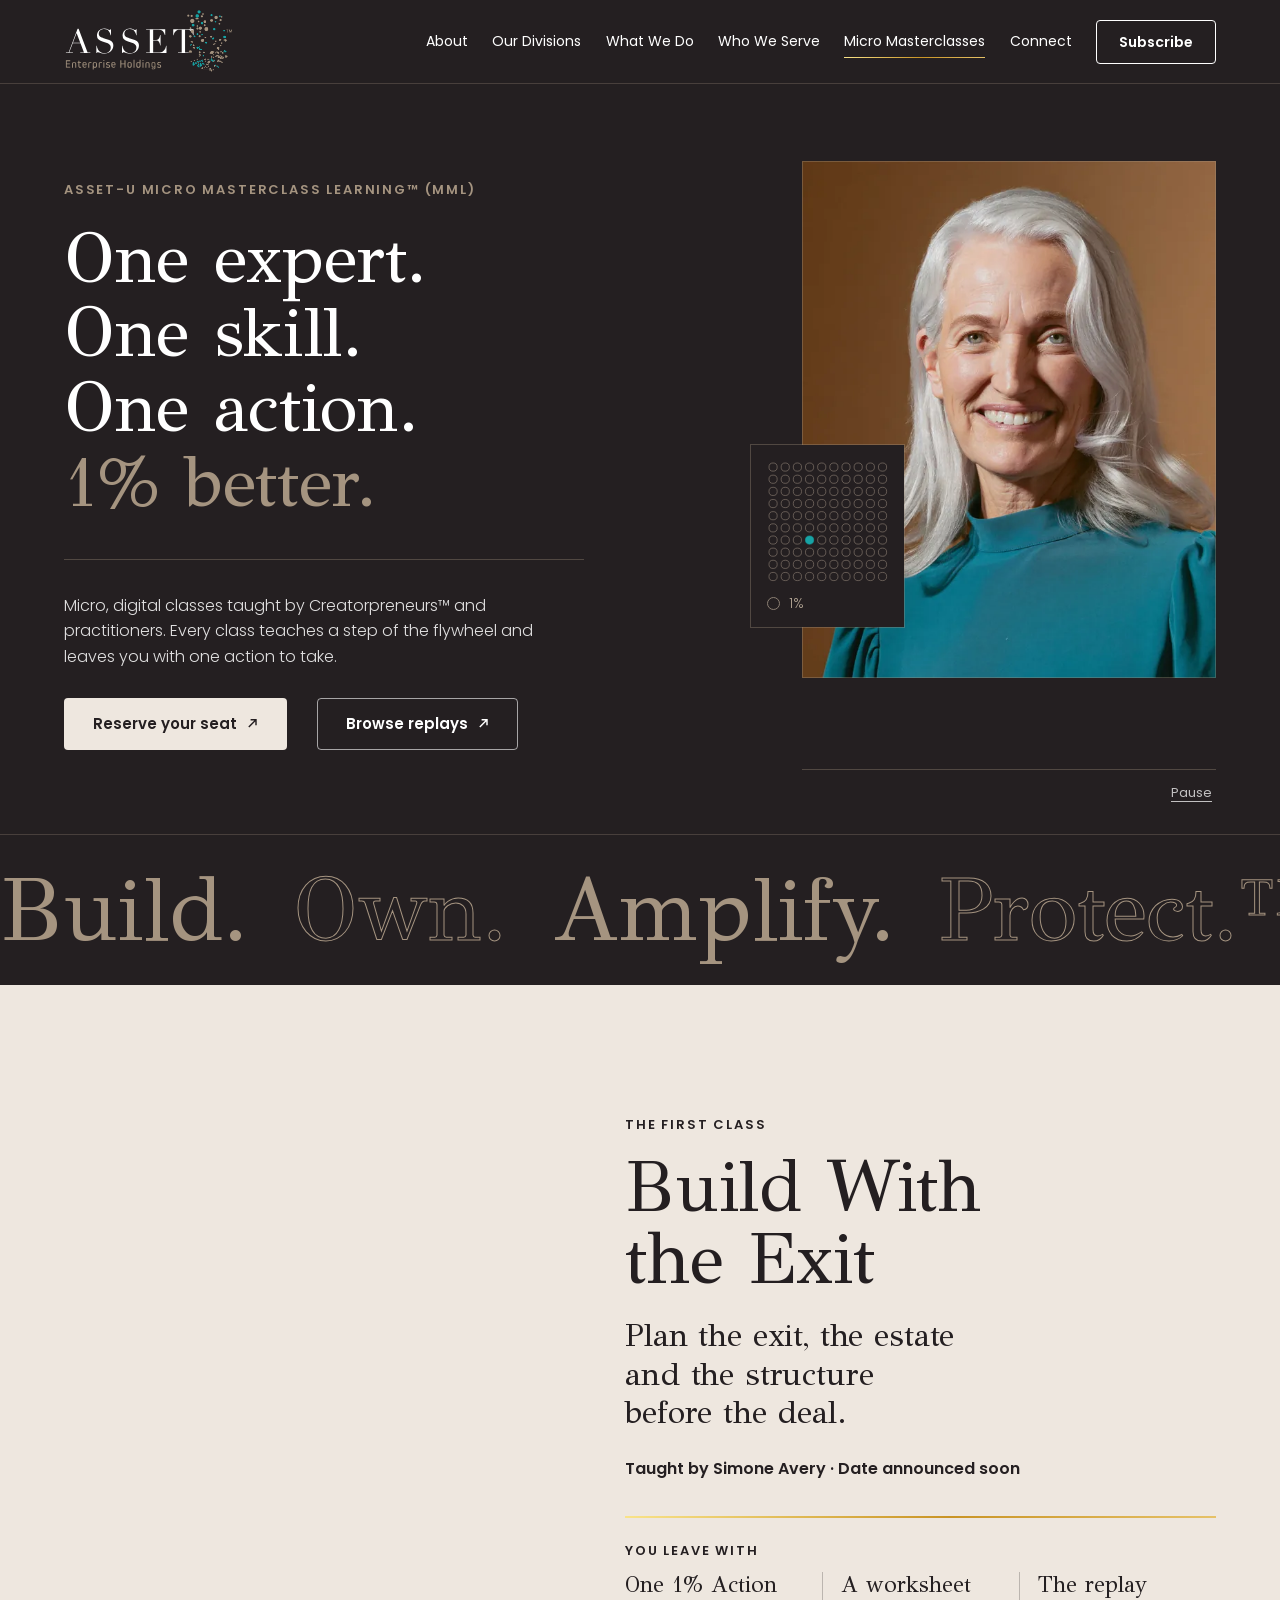
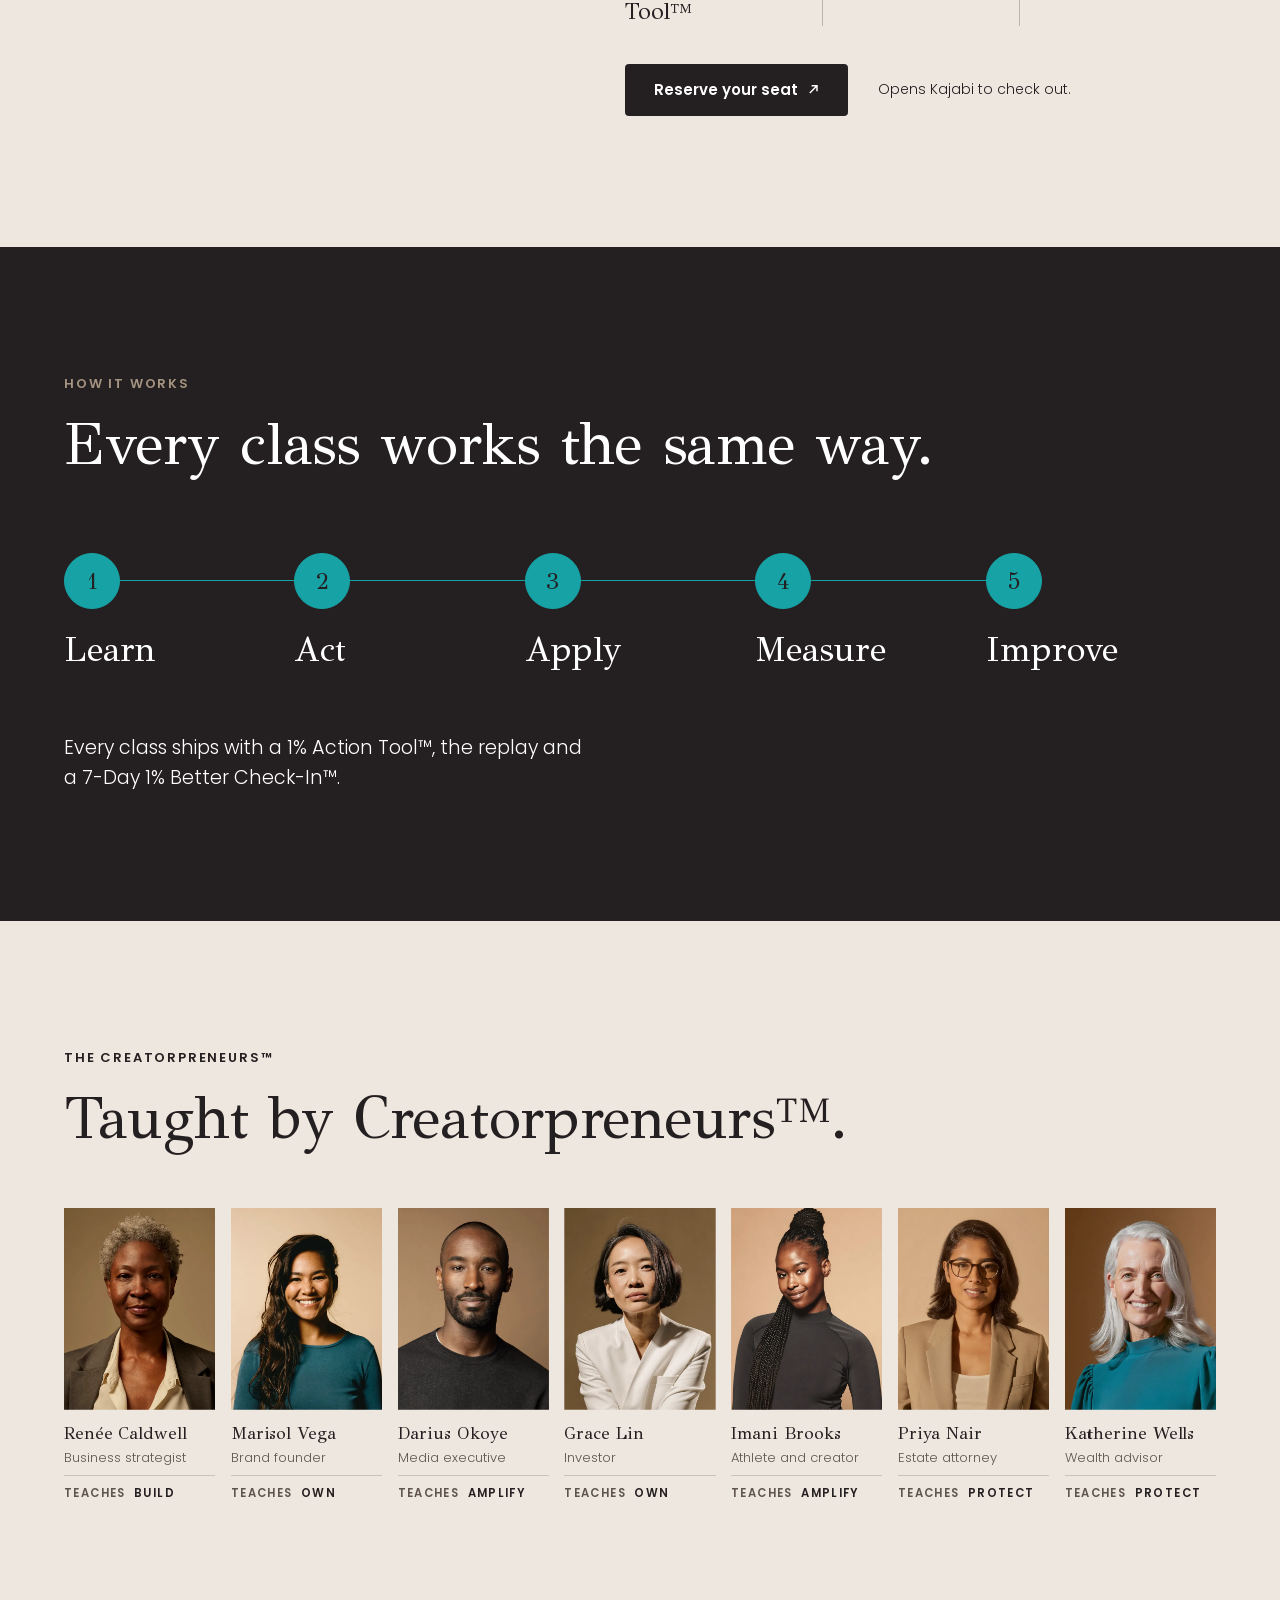
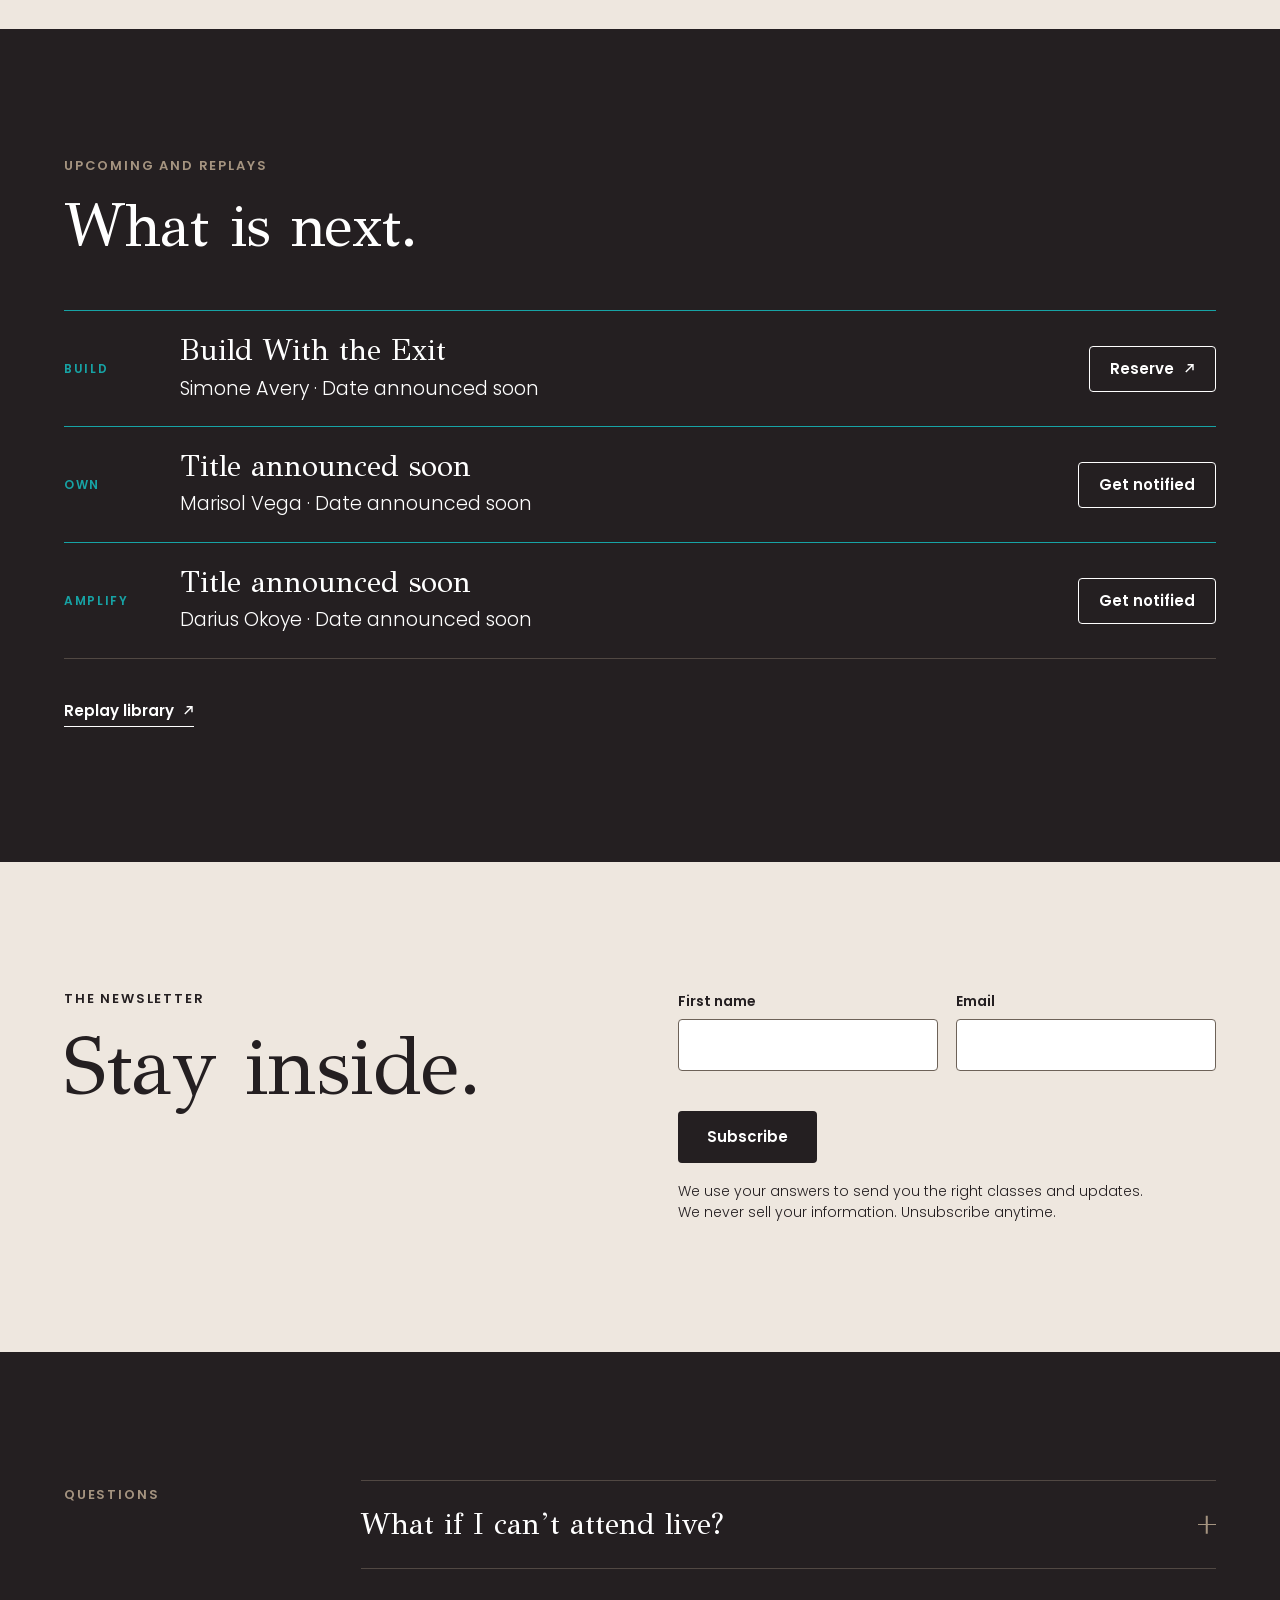
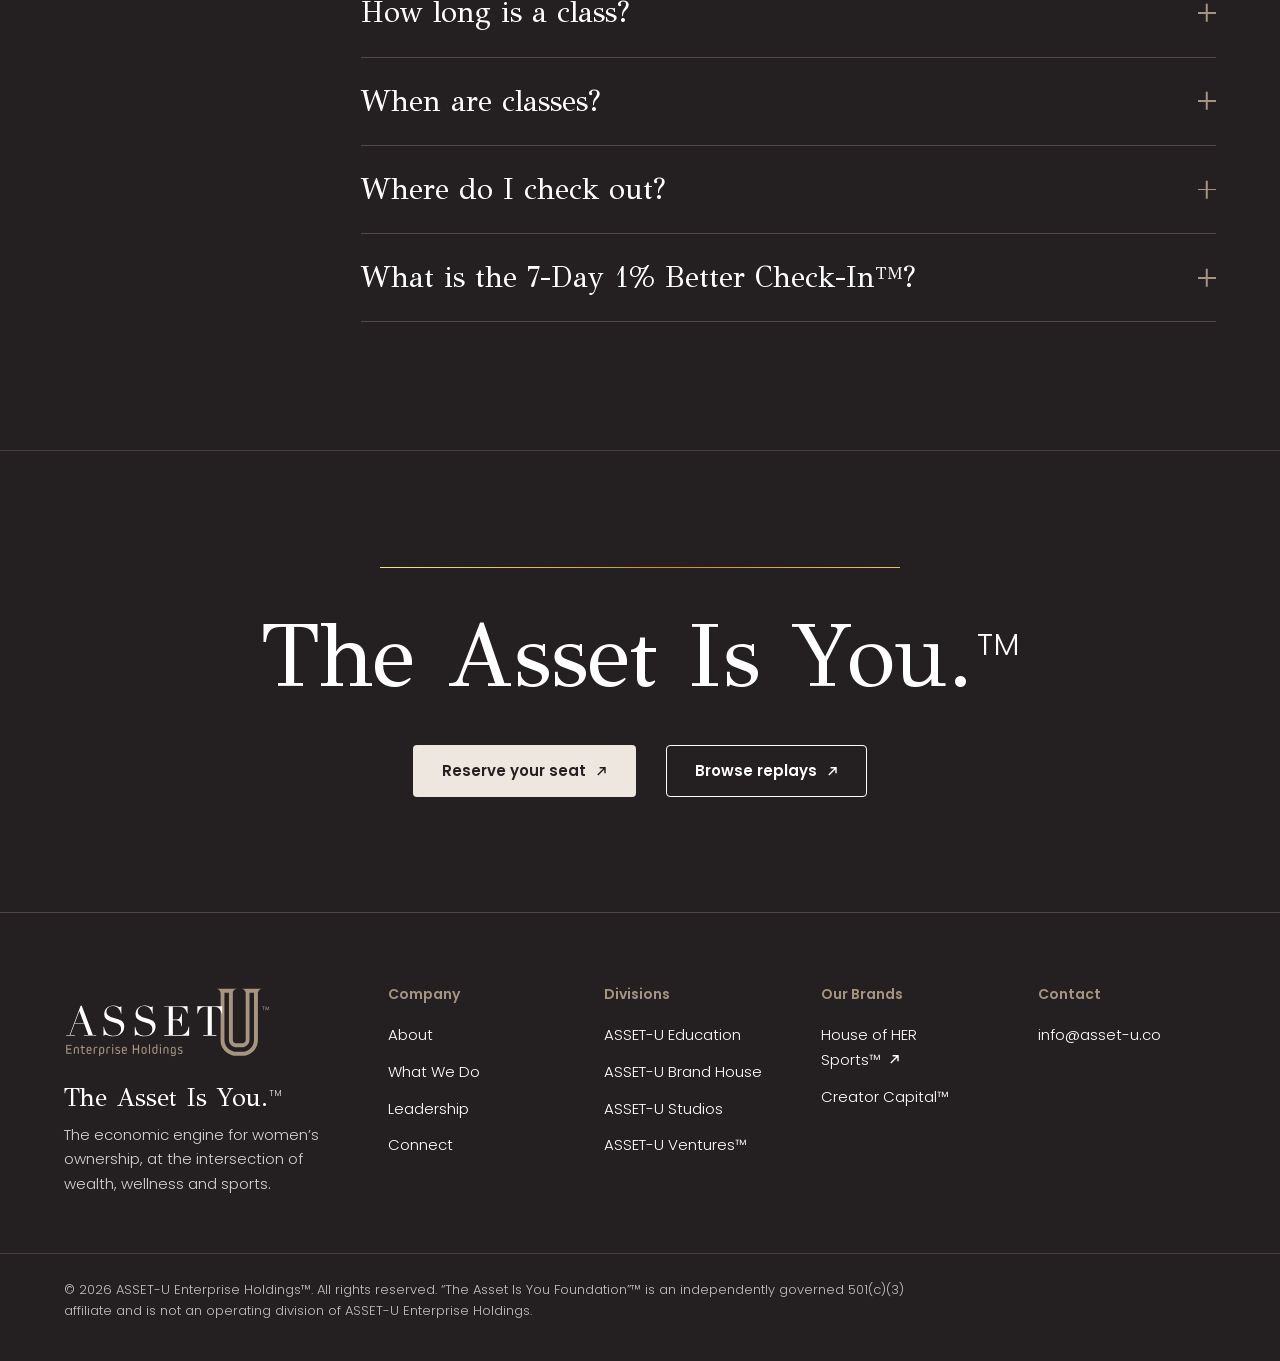
<file: micro-masterclasses/index.html>
<!doctype html>
<html lang="en"><head><meta charset="utf-8"><meta name="viewport" content="width=device-width,initial-scale=1">
<title>Micro Masterclasses for Women Founders | ASSET-U</title>
<meta name="description" content="Micro, digital classes taught by Creatorpreneurs™ and practitioners. One expert, one skill, one action. 1% better.">
<meta name="robots" content="noindex,nofollow"><meta name="theme-color" content="#241F21">
<meta property="og:type" content="website"><meta property="og:title" content="Micro Masterclasses for Women Founders | ASSET-U">
<meta property="og:description" content="Micro, digital classes taught by Creatorpreneurs™ and practitioners. One expert, one skill, one action. 1% better.">
<meta property="og:url" content="https://taylormadecreative.github.io/asset-u-website/micro-masterclasses/"><meta property="og:image" content="https://taylormadecreative.github.io/asset-u-website/img/og.jpg"><meta property="og:image:width" content="1200"><meta property="og:image:height" content="630"><meta property="og:image:alt" content="ASSET U Enterprise Holdings">
<meta name="twitter:card" content="summary_large_image"><meta name="twitter:image" content="https://taylormadecreative.github.io/asset-u-website/img/og.jpg">
<link rel="icon" href="../img/au-favicon.svg" type="image/svg+xml"><link rel="apple-touch-icon" href="../img/au-180.png">
<link rel="preload" href="../fonts/Poppins-300.woff2" as="font" type="font/woff2" crossorigin><link rel="preload" href="../fonts/Poppins-600.woff2" as="font" type="font/woff2" crossorigin>
<link rel="stylesheet" href="../styles.css?v=2"><link rel="stylesheet" href="../mml.css"><script>document.documentElement.classList.add('js')</script></head>
<body class="mml"><div class="m-prog" aria-hidden="true"></div>
<a class="skip" href="#main">Skip to content</a>
<header class="nav dark"><div class="wrap"><a class="brand" href="../" data-track="nav_click"><span class="lg"><svg role="img" aria-label="ASSET U Enterprise Holdings, home" xmlns="http://www.w3.org/2000/svg" viewBox="570 310 790 275"><defs><clipPath id="lga"><path d="M577.898 531H600v35h-22.102Zm0 0"/></clipPath><clipPath id="lgb"><path d="M971 539h20v35.691h-20Zm0 0"/></clipPath><clipPath id="lgc"><path d="M1327 389h15.148v16H1327Zm0 0"/></clipPath><clipPath id="lgd"><path d="M577.898 386H692v113H577.898Zm0 0"/></clipPath></defs><g clip-path="url(#lga)"><path fill="#A69581" d="M595.926 546.441c.617 0 .976.36.976.973v2.102c0 .613-.359.972-.976.972H582.46v11.114h15.719c.617 0 .972.355.972.968v2.102c0 .613-.355.973-.972.973h-19.356c-.613 0-.972-.36-.972-.973v-32.059c0-.613.359-.972.972-.972h19.356c.617 0 .972.359.972.972v2.102c0 .617-.355.972-.972.972h-15.72v10.754Zm0 0"/></g><path fill="#A69581" d="M621.79 549.617c0-4.3-1.642-6.246-5.227-6.246-3.583 0-5.223 1.945-5.223 6.246v15.055c0 .613-.36.973-.973.973h-2.304c-.614 0-.973-.36-.973-.973v-15.516c0-6.144 3.328-9.472 9.472-9.472 6.149 0 9.477 3.328 9.477 9.472v15.516c0 .613-.36.973-.976.973h-2.301c-.617 0-.973-.36-.973-.973ZM648.977 564.059c.207.562.05.921-.461 1.226-1.125.617-2.61.973-4.504.973-5.223 0-7.887-2.762-7.887-8.09v-14.184h-2.664c-.613 0-.973-.359-.973-.972v-1.742c0-.614.36-.973.973-.973h2.664v-5.79c0-.612.36-.972.973-.972h2.304c.614 0 .973.36.973.973v5.789h6.965c.613 0 .972.36.972.973v1.742c0 .613-.359.972-.972.972h-6.965v14.082c0 2.97 1.434 4.508 4.098 4.508.972 0 1.793-.207 2.558-.617.668-.36 1.13-.203 1.332.41ZM669.719 549.82c0-4.453-1.692-6.449-5.328-6.449-3.633 0-5.325 1.996-5.325 6.45v1.077h10.653Zm4.043-.46v4.097c0 .613-.356.973-.973.973h-13.723v1.484c0 4.66 1.895 6.66 6.196 6.66 2.047 0 3.586-.668 5.172-2.101.46-.461.972-.41 1.382.101l1.024 1.281c.36.461.36.973-.05 1.383-2.048 1.996-4.712 3.02-7.68 3.02-6.762 0-10.294-3.278-10.294-9.934v-6.965c0-6.297 3.329-9.675 9.473-9.675s9.473 3.379 9.473 9.675M681.547 548.953c0-6.098 2.918-9.27 8.5-9.27 2.203 0 4.148.512 5.683 1.536.512.36.668.82.31 1.383l-.872 1.484c-.36.562-.82.617-1.383.258-1.023-.617-2.152-.973-3.328-.973-3.176 0-4.66 1.793-4.66 5.633v15.668c0 .613-.36.973-.973.973h-2.304c-.618 0-.973-.36-.973-.973ZM717.035 549.77c0-4.352-1.691-6.399-5.379-6.399-3.738 0-5.43 2.047-5.43 6.399v6.351c0 4.3 1.794 6.453 5.43 6.453 3.688 0 5.38-2.05 5.38-6.453Zm4.25-.41v7.222c0 6.297-3.125 9.676-8.96 9.676-2.665 0-4.712-.871-5.993-2.559h-.105v9.168c0 .613-.356.973-.973.973h-2.305c-.613 0-.972-.36-.972-.973V549.36c0-6.297 3.382-9.68 9.68-9.68 6.25 0 9.628 3.384 9.628 9.68M729.527 548.953c0-6.098 2.918-9.27 8.5-9.27 2.203 0 4.149.512 5.684 1.536.512.36.668.82.309 1.383l-.872 1.484c-.359.562-.82.617-1.382.258-1.024-.617-2.149-.973-3.328-.973-3.176 0-4.66 1.793-4.66 5.633v15.668c0 .613-.36.973-.973.973H730.5c-.613 0-.973-.36-.973-.973ZM751.957 565.645c-.617 0-.973-.36-.973-.973V541.27c0-.614.356-.973.973-.973h2.305c.613 0 .972.36.972.973v23.402c0 .613-.359.973-.972.973Zm-1.535-32.723c0-1.586 1.125-2.715 2.66-2.715 1.59 0 2.715 1.129 2.715 2.715 0 1.539-1.125 2.664-2.715 2.664-1.535 0-2.66-1.125-2.66-2.664M772.336 566.258c-3.992 0-6.863-.922-9.164-2.969-.41-.41-.41-.871-.05-1.332l1.073-1.434c.41-.511.871-.511 1.383-.101 1.586 1.383 3.84 2.152 6.348 2.152 3.125 0 4.918-1.383 4.918-3.894 0-2.254-1.383-3.328-5.582-3.942-5.942-.87-7.989-3.074-7.989-7.476 0-4.61 3.532-7.582 9.012-7.582 2.817 0 5.531.77 7.426 2.152.512.41.562.871.207 1.383l-.977 1.433c-.355.512-.816.567-1.382.157-1.329-.922-3.02-1.434-4.864-1.434-3.379 0-5.172 1.383-5.172 3.89 0 2.048 1.332 3.071 5.375 3.637 6.043.817 8.196 3.172 8.196 7.782 0 4.66-3.38 7.578-8.758 7.578M802.445 549.82c0-4.453-1.687-6.449-5.324-6.449s-5.324 1.996-5.324 6.45v1.077h10.648Zm4.047-.46v4.097c0 .613-.36.973-.972.973h-13.723v1.484c0 4.66 1.894 6.66 6.195 6.66 2.047 0 3.582-.668 5.172-2.101.461-.461.973-.41 1.383.101l1.023 1.281c.36.461.36.973-.05 1.383-2.047 1.996-4.711 3.02-7.684 3.02-6.758 0-10.29-3.278-10.29-9.934v-6.965c0-6.297 3.329-9.675 9.474-9.675s9.472 3.379 9.472 9.675M852.527 564.672c0 .613-.359.973-.972.973h-2.664c-.614 0-.973-.36-.973-.973v-14.235h-14.594v14.235c0 .613-.355.973-.972.973h-2.664c-.614 0-.973-.36-.973-.973v-32.059c0-.613.36-.972.972-.972h2.665c.617 0 .972.359.972.972v13.778h14.594v-13.778c0-.613.36-.972.973-.972h2.664c.613 0 .972.359.972.972ZM876.7 549.82c0-4.402-1.692-6.449-5.43-6.449-3.688 0-5.375 2.047-5.375 6.45v6.35c0 4.352 1.687 6.403 5.375 6.403 3.738 0 5.43-2.05 5.43-6.402Zm4.25-.46v7.273c0 6.246-3.384 9.625-9.68 9.625-6.247 0-9.63-3.38-9.63-9.625v-7.274c0-6.297 3.383-9.675 9.63-9.675 6.296 0 9.68 3.379 9.68 9.675M890.422 565.645c-.617 0-.973-.36-.973-.973v-33.899c0-.617.356-.972.973-.972h2.3c.618 0 .977.355.977.972v33.899c0 .613-.36.973-.976.973ZM917.254 549.82c0-4.3-1.793-6.449-5.43-6.449-3.687 0-5.375 2.047-5.375 6.45v6.35c0 4.352 1.688 6.403 5.375 6.403 3.739 0 5.43-2.05 5.43-6.402Zm3.277-20.02c.614 0 .973.356.973.973v25.809c0 6.297-3.379 9.676-9.68 9.676-6.246 0-9.625-3.38-9.625-9.676v-7.223c0-6.297 3.121-9.675 8.961-9.675 2.664 0 4.711.87 5.992 2.558h.102v-11.469c0-.617.36-.972.973-.972ZM931.64 565.645c-.613 0-.972-.36-.972-.973V541.27c0-.614.36-.973.973-.973h2.304c.617 0 .973.36.973.973v23.402c0 .613-.356.973-.973.973Zm-1.535-32.723c0-1.586 1.125-2.715 2.665-2.715 1.585 0 2.714 1.129 2.714 2.715 0 1.539-1.129 2.664-2.714 2.664-1.54 0-2.665-1.125-2.665-2.664M958.781 549.617c0-4.3-1.636-6.246-5.222-6.246s-5.223 1.945-5.223 6.246v15.055c0 .613-.36.973-.973.973h-2.304c-.614 0-.973-.36-.973-.973v-15.516c0-6.144 3.328-9.472 9.473-9.472 6.144 0 9.472 3.328 9.472 9.472v15.516c0 .613-.355.973-.972.973h-2.305c-.613 0-.973-.36-.973-.973Zm0 0"/><g clip-path="url(#lgb)"><path fill="#A69581" d="M986.332 555.3v-5.53c0-4.352-1.691-6.399-5.43-6.399-3.687 0-5.375 2.047-5.375 6.399v5.53c0 4.403 1.688 6.454 5.375 6.454 3.637 0 5.43-2.152 5.43-6.453m4.25-5.942v16.032c0 5.632-3.637 9.062-9.629 9.062-3.379 0-6.195-.973-8.293-2.816q-.69-.615-.156-1.383l.973-1.383c.359-.562.82-.613 1.332-.152 1.691 1.383 3.586 2.047 5.89 2.047 3.688 0 5.633-2.047 5.633-5.684v-2.203h-.102c-1.28 1.691-3.328 2.562-5.992 2.562-5.836 0-8.96-3.382-8.96-9.68v-6.402c0-6.297 3.378-9.675 9.624-9.675 6.301 0 9.68 3.379 9.68 9.675"/></g><path fill="#A69581" d="M1007.43 566.258c-3.996 0-6.864-.922-9.168-2.969-.41-.41-.41-.871-.051-1.332l1.074-1.434c.41-.511.871-.511 1.383-.101 1.59 1.383 3.84 2.152 6.352 2.152 3.125 0 4.914-1.383 4.914-3.894 0-2.254-1.38-3.328-5.579-3.942-5.94-.87-7.992-3.074-7.992-7.476 0-4.61 3.535-7.582 9.016-7.582 2.816 0 5.531.77 7.426 2.152.511.41.562.871.203 1.383l-.973 1.433c-.36.512-.82.567-1.383.157-1.332-.922-3.02-1.434-4.863-1.434-3.383 0-5.172 1.383-5.172 3.89 0 2.048 1.328 3.071 5.375 3.637 6.043.817 8.196 3.172 8.196 7.782 0 4.66-3.383 7.578-8.758 7.578M1320.824 403.676c0 .258-.148.406-.406.406h-1.117c-.258 0-.406-.148-.406-.406v-12.153h-3.5c-.258 0-.41-.152-.41-.41v-.879c0-.257.152-.406.41-.406h8.953c.257 0 .406.149.406.406v.88c0 .257-.149.41-.406.41h-3.524Zm0 0"/><g clip-path="url(#lgc)"><path fill="#A69581" d="M1341.742 389.828c.258 0 .406.149.406.406v13.442c0 .258-.148.406-.406.406h-1.117c-.258 0-.41-.148-.41-.406v-11.121h-.043l-4.184 11.207a.465.465 0 0 1-.472.32h-.989c-.238 0-.386-.105-.472-.32l-4.188-11.207h-.043v11.12c0 .259-.152.407-.406.407h-1.074c-.258 0-.41-.148-.41-.406v-13.442c0-.257.152-.406.41-.406h2.168c.234 0 .386.106.472.32l4.059 11.059h.043l4.059-11.059c.085-.214.234-.32.472-.32Zm0 0"/></g><path class="lu" fill="#A69581" d="M1284.777 513.324v-174.34h-16.898v174.34c0 5.531-1.031 10.04-3.074 13.52q-3.077 5.226-7.067 8.297c-2.664 2.043-5.277 3.53-7.836 4.453q-3.841 1.382-5.375 1.691h-30.722q-1.542-.31-5.375-1.691c-2.567-.922-5.176-2.41-7.836-4.453-2.664-2.047-5.024-4.813-7.067-8.297-2.05-3.48-3.07-7.989-3.07-13.52v-174.34h-16.902v174.34c0 3.895.41 7.426 1.23 10.602a45.6 45.6 0 0 0 3.38 9.062q1.534 3.685 4.3 7.371c4.3 5.328 9.164 9.371 14.594 12.137 5.425 2.77 10.187 4.559 14.285 5.379h35.64c2.868-.414 6.196-1.383 9.985-2.918 3.789-1.539 7.422-3.742 10.91-6.605a113 113 0 0 0 3.684-3.227 45 45 0 0 0 3.687-3.84c2.867-3.488 5.172-7.531 6.914-12.137 1.738-4.609 2.613-9.878 2.613-15.824m-46.394-189.086h76.195c-4.918 1.028-8.45 2.817-10.601 5.38-2.149 2.562-3.43 4.773-3.84 6.616q-.615 2.767-.614 3.075v174.57c0 9.84-1.796 18.351-5.378 25.527q-5.38 10.76-13.055 17.84c-5.121 4.707-10.555 8.297-16.285 10.762-5.739 2.457-10.754 4.101-15.055 4.922l-2.148.308h-38.098l-.617-.308c-2.457-.414-5.176-1.13-8.14-2.153q-4.46-1.545-9.063-4a57 57 0 0 1-7.68-4.304q-9.836-7.08-17.363-18.762c-5.02-7.793-7.524-17.738-7.524-29.832v-174.57h-.308q-.002-.307-.614-3.075c-.414-1.843-1.691-4.054-3.843-6.617-2.149-2.562-5.684-4.351-10.598-5.379h76.195c-4.3 1.028-7.527 2.61-9.676 4.762q-3.228 3.223-4.148 5.527-.926 2.309-.926 2.614v176.492q-.002 6.145 3.383 9.062 3.377 2.924 7.375 4.149h26.727q3.686-1.226 7.218-4.149 3.535-2.917 3.535-9.062v-174.34q-.001-.306-.617-3.074c-.41-1.844-1.687-4.04-3.84-6.606-2.148-2.558-5.683-4.347-10.597-5.375"/><g clip-path="url(#lgd)"><path fill="#FFF" d="m627.73 406.629-16.882 44.66h33.761Zm-49.878 89.473h13.503l41.438-109.887h3.684l41.742 109.887h13.66v2.148h-47.27v-2.148h17.036l-16.114-42.664h-35.605l-16.114 42.664h17.036v2.148h-32.996Zm0 0"/></g><path fill="#FFF" d="M718.582 465.254h1.688q1.687 8.286 4.375 13.965c1.789 3.785 3.761 6.906 5.906 9.36 2.152 2.456 4.398 4.35 6.754 5.679 2.351 1.332 4.73 2.3 7.136 2.918q3.603.92 6.907 1.074 3.298.152 6.215.152c5.421 0 9.875-.82 13.351-2.457 3.48-1.632 6.242-3.707 8.29-6.215 2.042-2.503 3.476-5.218 4.296-8.132q1.226-4.372 1.227-8.059 0-5.368-1.993-9.207c-1.332-2.559-3.02-4.73-5.066-6.523a28.4 28.4 0 0 0-6.676-4.372c-2.406-1.128-4.68-1.996-6.832-2.609l-17.648-5.375c-8.285-2.555-14.555-5.93-18.797-10.129q-6.37-6.288-6.371-16.879 0-6.906 2.457-12.816 2.451-5.908 6.906-10.203c2.965-2.863 6.523-5.117 10.664-6.754q6.217-2.456 13.582-2.457 5.372 0 8.98.922 3.603.92 6.215 2.07l4.68 2.074q2.074.921 4.223.922 1.992 0 2.683-.539c.461-.355 1.098-1.254 1.918-2.687h2.149v27.78h-1.84a45.6 45.6 0 0 0-3.149-10.667q-2.226-5.14-5.753-9.055c-2.356-2.61-5.196-4.703-8.52-6.293-3.324-1.582-7.187-2.379-11.586-2.379-2.453 0-5.168.336-8.133 1a25.7 25.7 0 0 0-8.289 3.453q-3.837 2.456-6.367 6.446-2.53 3.992-2.531 10.129 0 4.91 1.992 8.363a19.4 19.4 0 0 0 5.145 5.832c2.093 1.586 4.449 2.914 7.058 3.988a91 91 0 0 0 7.902 2.84l18.57 5.832q2.914.924 7.368 2.457c2.969 1.024 5.855 2.559 8.672 4.606 2.812 2.046 5.219 4.753 7.21 8.132q2.994 5.063 2.993 12.891c0 4.813-.895 9.387-2.684 13.734a34.4 34.4 0 0 1-7.75 11.512q-5.063 4.987-12.277 7.98-7.217 2.994-16.27 2.993-3.224-.001-5.675-.078c-1.64-.051-3.172-.18-4.606-.383a124 124 0 0 1-4.297-.692q-2.15-.38-4.757-1.148a164 164 0 0 1-6.602-2.148q-3.528-1.23-6.137-1.23c-1.535 0-2.586.308-3.144.921q-.851.921-1.461 2.457h-2.301ZM836.293 465.254h1.687q1.687 8.286 4.372 13.965 2.688 5.678 5.91 9.36 3.221 3.685 6.754 5.679c2.351 1.332 4.73 2.3 7.136 2.918q3.603.92 6.907 1.074c2.195.102 4.27.152 6.214.152q8.132 0 13.352-2.457c3.477-1.632 6.238-3.707 8.29-6.215 2.042-2.503 3.476-5.218 4.296-8.132q1.225-4.372 1.226-8.059-.001-5.368-1.996-9.207c-1.332-2.559-3.02-4.73-5.062-6.523a28.6 28.6 0 0 0-6.676-4.372q-3.609-1.69-6.832-2.609l-17.648-5.375q-12.433-3.832-18.801-10.129-6.368-6.288-6.367-16.879c0-4.605.816-8.875 2.457-12.816 1.633-3.938 3.937-7.34 6.902-10.203 2.969-2.863 6.524-5.117 10.668-6.754q6.217-2.456 13.582-2.457c3.578 0 6.574.308 8.977.922q3.605.92 6.214 2.07l4.684 2.074q2.068.921 4.219.922 1.994 0 2.687-.539c.461-.355 1.098-1.254 1.918-2.687h2.149v27.78h-1.844a45.8 45.8 0 0 0-3.145-10.667q-2.226-5.14-5.753-9.055c-2.356-2.61-5.196-4.703-8.52-6.293-3.324-1.582-7.187-2.379-11.586-2.379-2.457 0-5.168.336-8.133 1a25.7 25.7 0 0 0-8.289 3.453q-3.837 2.456-6.367 6.446-2.536 3.992-2.535 10.129-.001 4.91 1.996 8.363a19.4 19.4 0 0 0 5.14 5.832q3.148 2.378 7.063 3.988a90 90 0 0 0 7.902 2.84l18.57 5.832q2.914.924 7.368 2.457 4.448 1.536 8.668 4.606c2.816 2.046 5.219 4.753 7.215 8.132q2.993 5.063 2.992 12.891c0 4.813-.899 9.387-2.684 13.734a34.4 34.4 0 0 1-7.75 11.512q-5.068 4.987-12.28 7.98-7.214 2.994-16.267 2.993-3.223-.001-5.68-.078a42 42 0 0 1-4.6-.383 123 123 0 0 1-4.298-.692c-1.437-.253-3.02-.636-4.761-1.148a162 162 0 0 1-6.598-2.148c-2.356-.82-4.399-1.23-6.137-1.23q-2.304 0-3.148.921-.846.921-1.457 2.457h-2.301ZM947.094 496.102h17.035V391.129h-17.035v-2.152h87.785v26.55h-1.688q-1.994-5.982-4.293-10.511c-1.539-3.016-3.378-5.575-5.527-7.672-2.148-2.098-4.707-3.656-7.676-4.684q-4.45-1.53-10.742-1.531h-25.476v47.422h9.976q5.061-.001 8.594-.922c2.351-.613 4.375-1.766 6.062-3.453q2.532-2.53 4.297-6.906 1.765-4.373 3.453-11.282h1.688v47.73h-1.688a251 251 0 0 0-2.226-8.593q-1.149-4.144-3.223-7.367-2.07-3.224-5.523-5.14c-2.301-1.282-5.297-1.919-8.977-1.919h-12.433v55.403h29.007q8.437 0 14.043-3.61c3.73-2.402 6.778-5.265 9.133-8.594 2.348-3.32 4.09-6.777 5.215-10.359 1.125-3.578 1.844-6.547 2.148-8.898h1.688v33.609h-93.617ZM1093.656 496.102h17.035V391.129h-8.898c-2.047 0-4.352.18-6.906.535q-3.837.539-7.75 2.992c-2.61 1.637-5.117 4.223-7.52 7.75q-3.61 5.298-6.219 14.656h-1.687v-28.085h93.312v28.086h-1.687q-2.614-9.359-6.219-14.657c-2.406-3.527-4.91-6.113-7.52-7.75s-5.195-2.633-7.75-2.992q-3.836-.534-6.906-.535h-8.902v104.973h17.04v2.148h-49.423Zm0 0"/></svg><canvas aria-hidden="true"></canvas></span></a>
<button class="burger" aria-expanded="false" aria-controls="menu"><span></span><span></span><em class="sr">Menu</em></button>
<nav class="links" id="menu" aria-label="Main"><a href="../#about" data-track="nav_click">About</a><a href="../#divisions" data-track="nav_click">Our Divisions</a><a href="../#what-we-do" data-track="nav_click">What We Do</a><a href="../#who-we-serve" data-track="nav_click">Who We Serve</a><a href="./" aria-current="page" data-track="nav_click">Micro Masterclasses</a><a href="../#connect" data-track="nav_click">Connect</a><a class="btn btn-line" href="../#community" data-track="subscribe_click">Subscribe</a></nav></div></header>
<main id="main">
<section class="m-hero dark"><div class="wrap"><div class="m-copy"><p class="label fade"><span class="nb">ASSET-U</span> Micro Masterclass Learning™ (MML)</p>
<h1 aria-label="One expert. One skill. One action. 1% better."><span class="ln" aria-hidden="true"><span>One expert.</span></span><span class="ln" aria-hidden="true"><span>One skill.</span></span><span class="ln" aria-hidden="true"><span>One action.</span></span><span class="ln" aria-hidden="true"><span class="you">1% better.</span></span></h1>
<div class="fade"><p class="intro">Micro, digital classes taught by Creatorpreneurs™ and practitioners. Every class teaches a step of the flywheel and leaves you with one action to take.</p>
<div class="acts"><a class="btn btn-light" href="https://mml.asset-u.co" target="_blank" rel="noopener" data-track="mml_reserve_click">Reserve your seat <svg class="out" viewBox="0 0 12 12" fill="none" stroke="currentColor" stroke-width="1.6" aria-hidden="true"><path d="M2 10 10 2M4 2h6v6"/></svg><span class="sr"> Opens in a new tab.</span></a><a class="btn btn-line" href="https://mml.asset-u.co" target="_blank" rel="noopener" data-track="mml_replays_click">Browse replays <svg class="out" viewBox="0 0 12 12" fill="none" stroke="currentColor" stroke-width="1.6" aria-hidden="true"><path d="M2 10 10 2M4 2h6v6"/></svg><span class="sr"> Opens in a new tab.</span></a></div></div></div>
<div class="m-stage"><div class="m-reel" aria-hidden="true"><img src="../img/mml-class.webp" width="1000" height="1250" alt="" ><img src="../img/cp-5.webp" width="600" height="800" alt="" ><img src="../img/cp-3.webp" width="600" height="800" alt="" loading="lazy"><img src="../img/cp-1.webp" width="600" height="800" alt="" loading="lazy"><img src="../img/cp-2.webp" width="600" height="800" alt="" loading="lazy"><img src="../img/cp-4.webp" width="600" height="800" alt="" loading="lazy"><img src="../img/cp-6.webp" width="600" height="800" alt="" loading="lazy"><img src="../img/cp-7.webp" width="600" height="800" alt="" loading="lazy"></div><ul class="m-caps" aria-hidden="true"><li><b class="didot">Simone Avery</b><span>Founder and operator</span><em><i>Teaches</i> Build With the Exit</em></li><li><b class="didot">Imani Brooks</b><span>Athlete and creator</span><em><i>Teaches</i> Amplify</em></li><li><b class="didot">Darius Okoye</b><span>Media executive</span><em><i>Teaches</i> Amplify</em></li><li><b class="didot">Renée Caldwell</b><span>Business strategist</span><em><i>Teaches</i> Build</em></li><li><b class="didot">Marisol Vega</b><span>Brand founder</span><em><i>Teaches</i> Own</em></li><li><b class="didot">Grace Lin</b><span>Investor</span><em><i>Teaches</i> Own</em></li><li><b class="didot">Priya Nair</b><span>Estate attorney</span><em><i>Teaches</i> Protect</em></li><li><b class="didot">Katherine Wells</b><span>Wealth advisor</span><em><i>Teaches</i> Protect</em></li></ul><div class="m-grid"><svg class="dots hundred" viewBox="0 0 400 400" role="img" aria-label="One hundred dots. One is filled: one percent."><circle class="d" cx="20" cy="20" r="13.5"/><circle class="d" cx="60" cy="20" r="13.5"/><circle class="d" cx="100" cy="20" r="13.5"/><circle class="d" cx="140" cy="20" r="13.5"/><circle class="d" cx="180" cy="20" r="13.5"/><circle class="d" cx="220" cy="20" r="13.5"/><circle class="d" cx="260" cy="20" r="13.5"/><circle class="d" cx="300" cy="20" r="13.5"/><circle class="d" cx="340" cy="20" r="13.5"/><circle class="d" cx="380" cy="20" r="13.5"/><circle class="d" cx="20" cy="60" r="13.5"/><circle class="d" cx="60" cy="60" r="13.5"/><circle class="d" cx="100" cy="60" r="13.5"/><circle class="d" cx="140" cy="60" r="13.5"/><circle class="d" cx="180" cy="60" r="13.5"/><circle class="d" cx="220" cy="60" r="13.5"/><circle class="d" cx="260" cy="60" r="13.5"/><circle class="d" cx="300" cy="60" r="13.5"/><circle class="d" cx="340" cy="60" r="13.5"/><circle class="d" cx="380" cy="60" r="13.5"/><circle class="d" cx="20" cy="100" r="13.5"/><circle class="d" cx="60" cy="100" r="13.5"/><circle class="d" cx="100" cy="100" r="13.5"/><circle class="d" cx="140" cy="100" r="13.5"/><circle class="d" cx="180" cy="100" r="13.5"/><circle class="d" cx="220" cy="100" r="13.5"/><circle class="d" cx="260" cy="100" r="13.5"/><circle class="d" cx="300" cy="100" r="13.5"/><circle class="d" cx="340" cy="100" r="13.5"/><circle class="d" cx="380" cy="100" r="13.5"/><circle class="d" cx="20" cy="140" r="13.5"/><circle class="d" cx="60" cy="140" r="13.5"/><circle class="d" cx="100" cy="140" r="13.5"/><circle class="d" cx="140" cy="140" r="13.5"/><circle class="d" cx="180" cy="140" r="13.5"/><circle class="d" cx="220" cy="140" r="13.5"/><circle class="d" cx="260" cy="140" r="13.5"/><circle class="d" cx="300" cy="140" r="13.5"/><circle class="d" cx="340" cy="140" r="13.5"/><circle class="d" cx="380" cy="140" r="13.5"/><circle class="d" cx="20" cy="180" r="13.5"/><circle class="d" cx="60" cy="180" r="13.5"/><circle class="d" cx="100" cy="180" r="13.5"/><circle class="d" cx="140" cy="180" r="13.5"/><circle class="d" cx="180" cy="180" r="13.5"/><circle class="d" cx="220" cy="180" r="13.5"/><circle class="d" cx="260" cy="180" r="13.5"/><circle class="d" cx="300" cy="180" r="13.5"/><circle class="d" cx="340" cy="180" r="13.5"/><circle class="d" cx="380" cy="180" r="13.5"/><circle class="d" cx="20" cy="220" r="13.5"/><circle class="d" cx="60" cy="220" r="13.5"/><circle class="d" cx="100" cy="220" r="13.5"/><circle class="d" cx="140" cy="220" r="13.5"/><circle class="d" cx="180" cy="220" r="13.5"/><circle class="d" cx="220" cy="220" r="13.5"/><circle class="d" cx="260" cy="220" r="13.5"/><circle class="d" cx="300" cy="220" r="13.5"/><circle class="d" cx="340" cy="220" r="13.5"/><circle class="d" cx="380" cy="220" r="13.5"/><circle class="d" cx="20" cy="260" r="13.5"/><circle class="d" cx="60" cy="260" r="13.5"/><circle class="d" cx="100" cy="260" r="13.5"/><circle class="d one" cx="140" cy="260" r="13.5"/><circle class="d" cx="180" cy="260" r="13.5"/><circle class="d" cx="220" cy="260" r="13.5"/><circle class="d" cx="260" cy="260" r="13.5"/><circle class="d" cx="300" cy="260" r="13.5"/><circle class="d" cx="340" cy="260" r="13.5"/><circle class="d" cx="380" cy="260" r="13.5"/><circle class="d" cx="20" cy="300" r="13.5"/><circle class="d" cx="60" cy="300" r="13.5"/><circle class="d" cx="100" cy="300" r="13.5"/><circle class="d" cx="140" cy="300" r="13.5"/><circle class="d" cx="180" cy="300" r="13.5"/><circle class="d" cx="220" cy="300" r="13.5"/><circle class="d" cx="260" cy="300" r="13.5"/><circle class="d" cx="300" cy="300" r="13.5"/><circle class="d" cx="340" cy="300" r="13.5"/><circle class="d" cx="380" cy="300" r="13.5"/><circle class="d" cx="20" cy="340" r="13.5"/><circle class="d" cx="60" cy="340" r="13.5"/><circle class="d" cx="100" cy="340" r="13.5"/><circle class="d" cx="140" cy="340" r="13.5"/><circle class="d" cx="180" cy="340" r="13.5"/><circle class="d" cx="220" cy="340" r="13.5"/><circle class="d" cx="260" cy="340" r="13.5"/><circle class="d" cx="300" cy="340" r="13.5"/><circle class="d" cx="340" cy="340" r="13.5"/><circle class="d" cx="380" cy="340" r="13.5"/><circle class="d" cx="20" cy="380" r="13.5"/><circle class="d" cx="60" cy="380" r="13.5"/><circle class="d" cx="100" cy="380" r="13.5"/><circle class="d" cx="140" cy="380" r="13.5"/><circle class="d" cx="180" cy="380" r="13.5"/><circle class="d" cx="220" cy="380" r="13.5"/><circle class="d" cx="260" cy="380" r="13.5"/><circle class="d" cx="300" cy="380" r="13.5"/><circle class="d" cx="340" cy="380" r="13.5"/><circle class="d" cx="380" cy="380" r="13.5"/></svg><p class="key" aria-hidden="true"><i></i>1%</p></div><button class="m-pause" type="button" aria-pressed="false">Pause</button></div></div>
<div class="m-band" aria-hidden="true"><div class="track"><span>Build.</span><span class="o">Own.</span><span>Amplify.</span><span class="o">Protect.™</span><span>Build.</span><span class="o">Own.</span><span>Amplify.</span><span class="o">Protect.™</span><span>Build.</span><span class="o">Own.</span><span>Amplify.</span><span class="o">Protect.™</span><span>Build.</span><span class="o">Own.</span><span>Amplify.</span><span class="o">Protect.™</span></div></div></section>

<section class="m-first bone pad" aria-labelledby="fc"><div class="wrap m-first-grid"><div class="m-pic" data-in><img src="../img/mml-class.webp" width="1000" height="1250" loading="lazy" alt="Stand-in picture of a Creatorpreneur teaching to camera. The portrait or class video goes here."><span class="live">Live</span></div>
<div class="m-first-copy"><p class="label">The first class</p><h2 data-in id="fc">Build With the Exit</h2>
<p class="m-lead didot">Plan the exit, the estate and the structure before the deal.</p>
<p class="m-meta">Taught by Simone Avery · Date announced soon</p>
<hr class="hair" data-in><div class="m-leave"><p class="label">You leave with</p><ul><li>One 1% Action Tool™</li><li>A worksheet</li><li>The replay</li></ul></div>
<div class="acts"><a class="btn btn-dark" href="https://mml.asset-u.co" target="_blank" rel="noopener" data-track="mml_reserve_click">Reserve your seat <svg class="out" viewBox="0 0 12 12" fill="none" stroke="currentColor" stroke-width="1.6" aria-hidden="true"><path d="M2 10 10 2M4 2h6v6"/></svg><span class="sr"> Opens in a new tab.</span></a><span class="m-note">Opens Kajabi to check out.</span></div></div></div></section>

<section class="m-how dark pad" aria-labelledby="hw"><div class="wrap"><p class="label">How it works</p><h2 data-in id="hw">Every class works the same way.</h2>
<ol class="m-steps" data-in><li><span class="n">1</span><b>Learn</b></li><li><span class="n">2</span><b>Act</b></li><li><span class="n">3</span><b>Apply</b></li><li><span class="n">4</span><b>Measure</b></li><li><span class="n">5</span><b>Improve</b></li></ol>
<p class="m-ships">Every class ships with a 1% Action Tool™, the replay and a 7-Day 1% Better Check-In™.</p></div></section>

<section class="m-who bone pad" aria-labelledby="cp"><div class="wrap"><p class="label">The Creatorpreneurs™</p><h2 data-in id="cp">Taught by Creatorpreneurs™.</h2></div>
<ul class="m-faces" data-in><li><div class="ph-pic"><img src="../img/cp-1.webp" width="600" height="800" loading="lazy" alt="Renée Caldwell (stand-in portrait)"></div><p class="didot">Renée Caldwell</p><span>Business strategist</span><span class="tch"><b>Teaches</b> Build</span></li><li><div class="ph-pic"><img src="../img/cp-2.webp" width="600" height="800" loading="lazy" alt="Marisol Vega (stand-in portrait)"></div><p class="didot">Marisol Vega</p><span>Brand founder</span><span class="tch"><b>Teaches</b> Own</span></li><li><div class="ph-pic"><img src="../img/cp-3.webp" width="600" height="800" loading="lazy" alt="Darius Okoye (stand-in portrait)"></div><p class="didot">Darius Okoye</p><span>Media executive</span><span class="tch"><b>Teaches</b> Amplify</span></li><li><div class="ph-pic"><img src="../img/cp-4.webp" width="600" height="800" loading="lazy" alt="Grace Lin (stand-in portrait)"></div><p class="didot">Grace Lin</p><span>Investor</span><span class="tch"><b>Teaches</b> Own</span></li><li><div class="ph-pic"><img src="../img/cp-5.webp" width="600" height="800" loading="lazy" alt="Imani Brooks (stand-in portrait)"></div><p class="didot">Imani Brooks</p><span>Athlete and creator</span><span class="tch"><b>Teaches</b> Amplify</span></li><li><div class="ph-pic"><img src="../img/cp-6.webp" width="600" height="800" loading="lazy" alt="Priya Nair (stand-in portrait)"></div><p class="didot">Priya Nair</p><span>Estate attorney</span><span class="tch"><b>Teaches</b> Protect</span></li><li><div class="ph-pic"><img src="../img/cp-7.webp" width="600" height="800" loading="lazy" alt="Katherine Wells (stand-in portrait)"></div><p class="didot">Katherine Wells</p><span>Wealth advisor</span><span class="tch"><b>Teaches</b> Protect</span></li></ul></section>

<section class="m-next dark pad" aria-labelledby="nx"><div class="wrap"><p class="label">Upcoming and replays</p><h2 data-in id="nx">What is next.</h2>
<ul class="m-rows"><li data-in><span class="step">Build</span><p><b>Build With the Exit</b>Simone Avery · Date announced soon</p><a class="btn btn-line" href="https://mml.asset-u.co" target="_blank" rel="noopener" data-track="mml_reserve_click">Reserve <svg class="out" viewBox="0 0 12 12" fill="none" stroke="currentColor" stroke-width="1.6" aria-hidden="true"><path d="M2 10 10 2M4 2h6v6"/></svg><span class="sr"> Opens in a new tab.</span></a></li><li data-in><span class="step">Own</span><p><b>Title announced soon</b>Marisol Vega · Date announced soon</p><a class="btn btn-line" href="#newsletter" data-track="mml_notify_click">Get notified</a></li><li data-in><span class="step">Amplify</span><p><b>Title announced soon</b>Darius Okoye · Date announced soon</p><a class="btn btn-line" href="#newsletter" data-track="mml_notify_click">Get notified</a></li></ul>
<a class="link" href="https://mml.asset-u.co" target="_blank" rel="noopener" data-track="mml_replays_click">Replay library <svg class="out" viewBox="0 0 12 12" fill="none" stroke="currentColor" stroke-width="1.6" aria-hidden="true"><path d="M2 10 10 2M4 2h6v6"/></svg><span class="sr"> Opens in a new tab.</span></a></div></section>

<section class="m-news bone pad" id="newsletter" aria-labelledby="nw"><div class="wrap"><div><p class="label">The newsletter</p><h2 data-in id="nw">Stay inside.</h2></div>
<form class="m-form" novalidate><label>First name<input name="First name" required autocomplete="given-name"><span class="err" aria-live="polite"></span></label><label>Email<input name="Email" type="email" required autocomplete="email"><span class="err" aria-live="polite"></span></label><button class="btn btn-dark" type="submit" data-track="subscribe_submit">Subscribe</button>
<p class="micro">We use your answers to send you the right classes and updates. We never sell your information. Unsubscribe anytime.</p><p class="sent" role="status" hidden>If your email app didn’t open, email <a href="mailto:info@asset-u.co">info@asset-u.co</a>.</p></form></div></section>

<section class="m-faq dark pad" aria-labelledby="fq"><div class="wrap"><h2 id="fq" class="label">Questions</h2><div class="m-faqs"><details data-track="faq_expand"><summary><span>What if I can’t attend live?</span><i aria-hidden="true"></i></summary><p>You get the replay.</p></details><details data-track="faq_expand"><summary><span>How long is a class?</span><i aria-hidden="true"></i></summary><p>Announced with each class.</p></details><details data-track="faq_expand"><summary><span>When are classes?</span><i aria-hidden="true"></i></summary><p>Announced with each class.</p></details><details data-track="faq_expand"><summary><span>Where do I check out?</span><i aria-hidden="true"></i></summary><p>On our Kajabi learning site, <a href="https://mml.asset-u.co" target="_blank" rel="noopener" data-track="outbound_click">mml.asset-u.co <svg class="out" viewBox="0 0 12 12" fill="none" stroke="currentColor" stroke-width="1.6" aria-hidden="true"><path d="M2 10 10 2M4 2h6v6"/></svg><span class="sr"> Opens in a new tab.</span></a>.</p></details><details data-track="faq_expand"><summary><span>What is the 7-Day 1% Better Check-In™?</span><i aria-hidden="true"></i></summary><p>A guided follow-up that tracks the one action you committed to.</p></details></div></div></section>

<section class="m-close dark" aria-labelledby="cl"><div class="wrap"><hr class="hair" data-in><h2 id="cl" data-in>The Asset Is You.<sup class="tm">TM</sup></h2><div class="acts"><a class="btn btn-light" href="https://mml.asset-u.co" target="_blank" rel="noopener" data-track="mml_reserve_click">Reserve your seat <svg class="out" viewBox="0 0 12 12" fill="none" stroke="currentColor" stroke-width="1.6" aria-hidden="true"><path d="M2 10 10 2M4 2h6v6"/></svg><span class="sr"> Opens in a new tab.</span></a><a class="btn btn-line" href="https://mml.asset-u.co" target="_blank" rel="noopener" data-track="mml_replays_click">Browse replays <svg class="out" viewBox="0 0 12 12" fill="none" stroke="currentColor" stroke-width="1.6" aria-hidden="true"><path d="M2 10 10 2M4 2h6v6"/></svg><span class="sr"> Opens in a new tab.</span></a></div></div></section>
</main>
<footer class="dark"><div class="wrap"><div class="foot"><div><img class="logo" src="../img/logo-reversed.svg" width="790" height="275" alt="ASSET U Enterprise Holdings" loading="lazy"><p class="tag">The Asset Is You.<sup class="tm">TM</sup></p><p class="short">The economic engine for women’s ownership, at the intersection of wealth, wellness and sports.</p></div>
<div><h3>Company</h3><ul><li><a href="../#about">About</a></li><li><a href="../#what-we-do">What We Do</a></li><li><a href="../#leadership">Leadership</a></li><li><a href="../#connect">Connect</a></li></ul></div>
<div><h3>Divisions</h3><ul><li><a href="../#divisions"><span class="nb">ASSET-U</span> Education</a></li><li><a href="../#divisions"><span class="nb">ASSET-U</span> Brand House</a></li><li><a href="../#divisions"><span class="nb">ASSET-U</span> Studios</a></li><li><a href="../#divisions"><span class="nb">ASSET-U</span> Ventures™</a></li></ul></div>
<div><h3>Our Brands</h3><ul><li><a href="https://www.houseofhersports.com" target="_blank" rel="noopener" data-track="outbound_click">House of HER <span class="nb">Sports™ <svg class="out" viewBox="0 0 12 12" fill="none" stroke="currentColor" stroke-width="1.6" aria-hidden="true"><path d="M2 10 10 2M4 2h6v6"/></svg><span class="sr"> Opens in a new tab.</span></span></a></li><li><span>Creator Capital™</span></li></ul></div>
<div><h3>Contact</h3><ul><li><a href="mailto:info@asset-u.co">info@asset-u.co</a></li></ul></div></div></div>
<div class="fine"><div class="wrap"><p>© 2026 <span class="nb">ASSET-U</span> Enterprise Holdings™. All rights reserved. “The Asset Is You Foundation”™ is an independently governed 501(c)(3) affiliate and is not an operating division of <span class="nb">ASSET-U</span> Enterprise Holdings.</p></div></div></footer>
<script>(function(){
var d=document,$=function(s,c){return (c||d).querySelector(s)},$$=function(s,c){return [].slice.call((c||d).querySelectorAll(s))};
window.dataLayer=window.dataLayer||[];
d.addEventListener('click',function(e){var t=e.target.closest('[data-track]');if(t)dataLayer.push({event:t.dataset.track,label:t.textContent.trim().slice(0,60)})});
var burger=$('.burger'),menu=$('#menu');
function setMenu(o){burger.setAttribute('aria-expanded',o);menu.classList.toggle('open',o);$('main').inert=o;$('footer').inert=o;d.body.classList.toggle('locked',o)}
burger.addEventListener('click',function(){setMenu(burger.getAttribute('aria-expanded')!=='true')});
menu.addEventListener('click',function(e){if(e.target.closest('a'))setMenu(false)});
d.addEventListener('keydown',function(e){if(e.key==='Escape'&&menu.classList.contains('open')){setMenu(false);burger.focus()}});
matchMedia('(min-width:1181px)').addEventListener('change',function(){setMenu(false)});
if('IntersectionObserver' in window){var io=new IntersectionObserver(function(es){es.forEach(function(e){if(e.isIntersecting){e.target.classList.add('in');io.unobserve(e.target)}})},{threshold:.18});$$('[data-in]').forEach(function(n){io.observe(n)})}
else $$('[data-in]').forEach(function(n){n.classList.add('in')});
var pb=$('.m-pause');pb.addEventListener('click',function(){var p=pb.getAttribute('aria-pressed')!=='true';pb.setAttribute('aria-pressed',p);pb.textContent=p?'Play':'Pause';d.body.classList.toggle('held',p)});
var pr=$('.m-prog');function prog(){var h=d.documentElement;pr.style.transform='scaleX('+Math.min(1,h.scrollTop/Math.max(1,h.scrollHeight-innerHeight))+')'}addEventListener('scroll',prog,{passive:true});prog();
var f=$('.m-form');
function check(n){var m='';if(!n.value.trim())m='Please complete this field.';else if(n.type==='email'&&!n.validity.valid)m='Please enter a valid email address.';var e=n.parentNode.querySelector('.err');e.textContent=m;if(m)n.setAttribute('aria-invalid','true');else n.removeAttribute('aria-invalid');return !m}
$$('input',f).forEach(function(n,i){var e=n.parentNode.querySelector('.err');e.id='me'+i;n.setAttribute('aria-describedby',e.id);n.addEventListener('blur',function(){if(n.hasAttribute('aria-invalid'))check(n)})});
f.addEventListener('submit',function(e){e.preventDefault();var bad=$$('input',f).filter(function(n){return !check(n)});if(bad.length){bad[0].focus();return}
location.href='mailto:info@asset-u.co?subject='+encodeURIComponent('Subscribe me to ASSET-U')+'&body='+encodeURIComponent($$('input',f).map(function(n){return n.name+': '+n.value}).join('\n'));$('.sent',f).hidden=false});
})();
/* The U in the header logo lets go into dots and comes back when the page is scrolled. At rest it is the plain vector logo. */
(function(){
var lg=document.querySelector('.lg');if(!lg||matchMedia('(prefers-reduced-motion:reduce)').matches)return;
var cv=lg.querySelector('canvas'),up=lg.querySelector('.lu'),cx=cv.getContext('2d');if(!up||!cx||!window.Path2D)return;
var X=1109,Y=294,W=240,H=310,path=new Path2D(up.getAttribute('d')),COL=getComputedStyle(up).fill||'#A69581',TEAL='#17a3a5';
var G=[],D=[],seed=7;function rnd(){seed=(seed*16807)%2147483647;return seed/2147483647}
function build(){
  var st=5,pts=[],x,y,i;
  for(y=Y;y<Y+H;y+=st)for(x=X;x<X+W;x+=st){var px=x+(rnd()-.5)*st*.8,py=y+(rnd()-.5)*st*.8;if(cx.isPointInPath(path,px,py))pts.push([px,py])}
  var y0=324.24,y1=573.24;pts.forEach(function(p){p[2]=(y1-p[1])/(y1-y0)+(rnd()-.5)*.16});pts.sort(function(a,b){return a[2]-b[2]});
  i=0;while(i<pts.length){var k=[3,5,8,13,20][Math.floor(Math.pow(rnd(),1.5)*5)],m=pts.slice(i,i+k),a=m[Math.floor(rnd()*m.length)],d={r:Math.sqrt(m.length)*2.15,n:m.length,acc:rnd()<.3,ph:rnd()*6.28,ph2:rnd()*6.28};
    for(var t=0;t<60;t++){d.x=a[0]+(rnd()-.5)*30*(1+t/30);d.y=a[1]+(rnd()-.5)*26*(1+t/30);if(d.x-d.r>X+2&&d.x+d.r<X+W-2&&d.y-d.r>Y+2&&d.y+d.r<Y+H-2&&D.every(function(o){var q=d.r+o.r+1.5;return (d.x-o.x)*(d.x-o.x)+(d.y-o.y)*(d.y-o.y)>q*q}))break}
    D.push(d);m.forEach(function(p,j){var lev=Math.max(0,Math.min(1,(y1-p[1])/(y1-y0))),an=j*2.4,rr=Math.sqrt(j/m.length)*d.r*.6;
      G.push({x:p[0],y:p[1],d:d,ox:Math.cos(an)*rr,oy:Math.sin(an)*rr,go:.05+.6*(1-lev)+rnd()*.1,bl:.5+rnd()*.25,dep:1.5+.95*Math.pow(lev,.92)+rnd()*.1,fl:.5+rnd()*.25,sw:(.08+rnd()*.12)*(p[0]<1229?-1:1)})});i+=k}
}
function ease(u){return u<.5?4*u*u*u:1-Math.pow(-2*u+2,3)/2}
var T=3.35,t0=0,last=-1e9,on=false;
function draw(now){
  var t=(now-t0)/1000,k=cv.width/W;cx.setTransform(k,0,0,k,-X*k,-Y*k);cx.clearRect(X,Y,W,H);
  if(t>=T){on=false;last=now;lg.classList.remove('fx');return}
  var line=t<1.2?573.24-249*Math.max(0,1-(t-.05)/.6):573.24-249*Math.max(0,Math.min(1,Math.pow(Math.max(0,(t-1.5)/.95),1/.92))); /* above this line the U is loose */
  if(t<.05)line=324;
  cx.save();cx.beginPath();cx.rect(X,line,W,Y+H-line);cx.clip();cx.fillStyle=COL;cx.fill(path);cx.restore();
  D.forEach(function(d){d.h=0;d.cx=d.x+Math.sin(t*1.9+d.ph)*2.2;d.cy=d.y+Math.sin(t*1.6+d.ph2)*2.2});
  cx.fillStyle=COL;var away=[],i,g,x,y,e;
  for(i=0;i<G.length;i++){g=G[i];
    var v=Math.max(0,Math.min(1,(t-g.go)/g.bl)),u=Math.max(0,Math.min(1,(t-g.dep)/g.fl)),hx=g.d.cx+g.ox,hy=g.d.cy+g.oy;
    if(u>0){e=ease(u);x=hx+(g.x-hx)*e;y=hy+(g.y-hy)*e;x+=-(g.y-hy)*Math.sin(Math.PI*e)*g.sw;y+=(g.x-hx)*Math.sin(Math.PI*e)*g.sw}
    else{e=1-Math.pow(1-v,2.6);x=g.x+(hx-g.x)*e;y=g.y+(hy-g.y)*e;x+=-(hy-g.y)*Math.sin(Math.PI*e)*g.sw*.6;y+=(hx-g.x)*Math.sin(Math.PI*e)*g.sw*.6}
    if(u<=0&&v>=.98){g.d.h++;continue}
    if((u>=1||v<=0)&&g.y>=line)continue;
    if(g.d.acc&&u<.7&&v>.25){away.push(x,y);continue}
    cx.beginPath();cx.arc(x,y,2.5,0,6.3);cx.fill()}
  cx.fillStyle=TEAL;for(i=0;i<away.length;i+=2){cx.beginPath();cx.arc(away[i],away[i+1],2.5,0,6.3);cx.fill()}
  D.forEach(function(d){if(!d.h)return;cx.fillStyle=d.acc?TEAL:COL;cx.beginPath();cx.arc(d.cx,d.cy,d.r*Math.sqrt(d.h/d.n),0,6.3);cx.fill()});
  requestAnimationFrame(draw);
}
function play(){
  if(on||document.hidden||performance.now()-last<9000)return;on=true;
  var r=cv.getBoundingClientRect(),dpr=Math.max(2,Math.min(3,devicePixelRatio||1));cv.width=Math.round(r.width*dpr);cv.height=Math.round(r.height*dpr);
  if(!G.length)build();t0=performance.now();draw(t0);lg.classList.add('fx');
}
addEventListener('scroll',play,{passive:true});
})();
</script><link rel="stylesheet" href="../newsletter.css?v=3"><script src="../newsletter.js?v=3" data-site="signature" defer></script></body></html>
</file>
<file: styles.css>
@font-face{font-family:"GFS Didot";src:url(fonts/GFSDidot-400.woff2) format("woff2");font-weight:400;font-display:swap}
@font-face{font-family:Poppins;src:url(fonts/Poppins-300.woff2) format("woff2");font-weight:300;font-display:swap}
@font-face{font-family:Poppins;src:url(fonts/Poppins-400.woff2) format("woff2");font-weight:400;font-display:swap}
@font-face{font-family:Poppins;src:url(fonts/Poppins-600.woff2) format("woff2");font-weight:600;font-display:swap}

:root{
  --charcoal:#241F21;--beige:#A59480;--bone:#EEE7DF;--turquoise:#0F8B8D;--black:#000;--white:#fff;
  --gold:linear-gradient(90deg,#F9E389,#C99425 55%,#E6C268);
  --display:Didot,"GFS Didot","Bodoni 72",serif;--body:Poppins,system-ui,sans-serif;
  --ease:cubic-bezier(.2,.7,.2,1);
  --gutter:clamp(20px,5vw,80px);--pad:clamp(72px,10vw,136px);--nav:84px;
}
*,*::before,*::after{box-sizing:border-box}
html{scroll-behavior:smooth;scroll-padding-top:var(--nav);-webkit-text-size-adjust:100%}
body{margin:0;background:var(--charcoal);color:var(--charcoal);font:300 clamp(16px,1.15vw,18px)/1.65 var(--body);-webkit-font-smoothing:antialiased}
body.locked{overflow:hidden}
img,svg{display:block;max-width:100%}
a{color:inherit}
h1,h2,h3,p,ul,dl,dd{margin:0}
ul{padding:0;list-style:none}
button,input,select,textarea{font:inherit;color:inherit}
:focus-visible{outline:2px solid var(--turquoise);outline-offset:4px}
.dark :focus-visible{outline-color:#E6C268}
.skip{position:fixed;left:16px;top:-80px;z-index:100;background:var(--white);padding:12px 18px;font-weight:600}
.skip:focus{top:16px}
.wrap{max-width:1360px;margin:0 auto;padding-inline:var(--gutter)}
.dark{background:var(--charcoal);color:var(--white)}
.bone{background:var(--bone)}
.white{background:var(--white)}
section{position:relative;overflow:hidden}
.pad{padding-block:var(--pad)}
.label{font:600 13px/1.4 var(--body);letter-spacing:.14em;text-transform:uppercase}
.dark .label{color:var(--beige)}
h1,h2,.didot{font-family:var(--display);font-weight:400;letter-spacing:-.005em;text-wrap:balance}
h2{font-size:clamp(34px,4.6vw,66px);line-height:1.08;margin-top:20px}
.sub{font-weight:600;font-size:clamp(17px,1.4vw,21px);line-height:1.45;margin-top:20px;max-width:46ch;text-wrap:pretty}
.copy p+p{margin-top:1.1em}
.copy{max-width:62ch}
.sr{position:absolute;width:1px;height:1px;overflow:hidden;clip-path:inset(50%);white-space:nowrap}
.hair{height:1px;background:var(--gold);border:0;margin:0;transform-origin:left}

.btn{display:inline-flex;align-items:center;justify-content:center;gap:10px;min-height:52px;padding:14px 28px;border:1px solid transparent;border-radius:4px;font-weight:600;font-size:15px;line-height:1.2;text-decoration:none;cursor:pointer;background:none;transition:background-color .25s var(--ease),color .25s var(--ease),border-color .25s var(--ease)}
.btn-light{background:var(--bone);color:var(--charcoal)}
.btn-light:hover{background:var(--white)}
.btn-dark{background:var(--charcoal);color:var(--white)}
.btn-dark:hover{background:var(--black)}
.btn-line{border-color:currentColor}
.dark .btn-line:hover{background:var(--white);color:var(--charcoal);border-color:var(--white)}
.link{display:inline-block;font-weight:600;font-size:15px;text-decoration:none;padding-block:10px;background:linear-gradient(currentColor,currentColor) 0 calc(100% - 7px)/100% 1px no-repeat;transition:background-size .35s var(--ease)}
.link:hover{background-size:40% 1px}
.out{width:.72em;height:.72em;flex:none;display:inline-block;margin-left:.35em}
.btn .out{margin-left:0}

/* Nav */
.nav{position:sticky;top:0;z-index:40;background:var(--charcoal);color:var(--white)}
.nav .wrap{display:flex;align-items:center;justify-content:space-between;gap:28px;height:var(--nav)}
.nav::after{content:"";position:absolute;inset:auto 0 0;height:1px;background:rgb(165 148 128/.28)}
.lg{position:relative;display:block;width:172px}
.lg svg{display:block;width:100%;height:auto;aspect-ratio:790/275}
.lg canvas{position:absolute;left:68.228%;top:-5.818%;width:30.38%;height:112.727%;visibility:hidden;pointer-events:none}
.lg.fx canvas{visibility:visible}
.lg.fx .lu{visibility:hidden}
.brand{display:block;flex:none}
.links{display:flex;align-items:center;gap:clamp(16px,1.9vw,32px);font-size:14px;font-weight:400}
.links a:not(.btn){text-decoration:none;padding-block:12px;white-space:nowrap;background:var(--gold) 0 calc(100% - 8px)/0 1px no-repeat;transition:background-size .3s var(--ease)}
.links a:not(.btn):hover,.links a[aria-current]{background-size:100% 1px}
.links .btn{min-height:44px;padding:10px 22px;font-size:14px}
.burger{display:none;width:48px;height:48px;border:0;background:none;cursor:pointer;padding:12px}
.burger span{display:block;height:1.5px;background:var(--white);transition:transform .3s var(--ease)}
.burger span+span{margin-top:8px}
.burger[aria-expanded=true] span:first-child{transform:translateY(4.75px) rotate(45deg)}
.burger[aria-expanded=true] span:nth-child(2){transform:translateY(-4.75px) rotate(-45deg)}

/* Hero */
.hero{min-height:calc(100svh - var(--nav));display:grid}
.hero .wrap{width:100%;display:grid;grid-template-columns:minmax(0,1.12fr) minmax(0,.88fr);gap:clamp(24px,4vw,72px);align-items:center}
.hero-copy{padding-block:clamp(56px,8vh,110px);position:relative;z-index:2}
h1{font-size:clamp(54px,8.2vw,132px);line-height:.98;margin:26px 0 30px}
h1 .ln{display:block;overflow:hidden;padding-bottom:.1em;margin-bottom:-.1em}
h1 .ln>span{display:inline-block}
h1 .you{color:var(--beige)}
h1 sup{font:300 .16em/1 var(--body);vertical-align:super;position:relative;top:-1.5em;color:var(--beige);margin-left:-.3em;letter-spacing:.04em}
.hero .sub{font-size:clamp(19px,1.8vw,27px);margin:0 0 14px}
.hero .copy{max-width:50ch;color:rgb(255 255 255/.86)}
.acts{display:flex;flex-wrap:wrap;gap:14px 30px;align-items:center;margin-top:38px}
.hero-u{align-self:stretch;position:relative;min-height:560px}
.hero-u svg{position:absolute;top:-1px;left:50%;height:calc(100% + 2px);width:auto;max-width:none;transform:translateX(-50%);overflow:visible}

/* Who we are */
.mark{position:absolute;pointer-events:none;height:118%;width:auto;max-width:none}
.who .mark{right:0;top:0;height:100%;opacity:.06}
.who .grid{display:grid;grid-template-columns:minmax(0,1.15fr) minmax(0,.85fr);gap:clamp(36px,6vw,104px);align-items:end;position:relative}
.pull{position:relative;margin-top:clamp(56px,7vw,96px);max-width:980px}
.pull .didot{font-size:clamp(28px,3.5vw,50px);line-height:1.16;padding-top:30px}
.pull .link{margin-top:22px}

/* Flywheel */
.fly{padding-top:0}
.fly .head{max-width:860px}
.fly-grid{display:grid;grid-template-columns:minmax(0,.8fr) minmax(0,1.2fr);gap:clamp(32px,5vw,84px);align-items:center;margin-top:clamp(40px,5vw,72px)}
.wheel{position:relative;width:100%;aspect-ratio:956/870}
.wheel img,.wheel svg{position:absolute;inset:0;width:100%;height:100%}
.wheel svg{overflow:visible}
.ring{fill:none;stroke:var(--turquoise);stroke-width:5;opacity:0;transition:opacity .5s var(--ease)}
.ring.on{opacity:1}
.ring.gold{stroke:#C99425}
.dash{fill:none;stroke:#C99425;stroke-width:2;stroke-dasharray:3 13;stroke-linecap:round;transform-origin:1263px 591px}
.run .dash{animation:spin 48s linear infinite}
.run.paused .dash{animation-play-state:paused}
@keyframes spin{to{transform:rotate(360deg)}}
.stages li{border-top:1px solid rgb(36 31 33/.18)}
.stages li:last-child{border-bottom:1px solid rgb(36 31 33/.18)}
.stages button{display:grid;grid-template-columns:1fr;gap:4px;width:100%;text-align:left;background:none;border:0;padding:20px 0 20px 0;cursor:pointer;position:relative}
.stages button::before{content:"";position:absolute;left:0;right:0;top:-1px;height:2px;background:var(--gold);transform:scaleX(0);transform-origin:left;transition:transform .6s var(--ease)}
.stages .on button::before{transform:scaleX(1)}
.stages b{font-weight:600;font-size:18px;line-height:1.35}
.stages b span{font-weight:400}
.stages small{font-size:15px;line-height:1.55;max-width:46ch}
.pause{margin-top:20px;min-height:44px;padding:8px 18px;font-size:14px}
.partners{margin-top:clamp(64px,8vw,112px)}
.partners h3{font:600 clamp(19px,1.7vw,25px)/1.3 var(--body)}
.strip{display:grid;grid-template-columns:repeat(4,minmax(0,1fr));margin-top:34px}
.strip li{padding:0 clamp(16px,2vw,34px)}
.strip li:first-child{padding-left:0}
.strip li+li{border-left:1px solid rgb(36 31 33/.18)}
.strip img{width:76px;height:76px;margin-left:-5px}
.strip b{display:block;font-weight:600;font-size:18px;margin:16px 0 6px}
.strip p{font-size:15.5px;line-height:1.6}
.partners .link{margin-top:34px}

/* Divisions */
.div-head{max-width:820px}
.org{position:relative;display:grid;grid-template-columns:repeat(4,minmax(0,1fr));gap:clamp(14px,1.5vw,24px);margin-top:clamp(72px,8vw,112px);padding-top:38px}
.div{position:relative;display:flex;flex-direction:column}
.div>img{width:76px;height:76px;margin:-38px auto 24px;position:relative;z-index:1;border-radius:50%}
.card{flex:1;display:flex;flex-direction:column;border-top:4px solid var(--beige);background:#2d2729;padding:28px clamp(20px,1.7vw,28px) 30px;position:relative}
.div.studios .card{border-top-color:var(--turquoise)}
.card h3{font:600 20px/1.3 var(--body)}
.card .kind{min-height:3.2em;font-size:14px;color:#c9bcab;margin-top:2px}
.card .line{font:400 clamp(25px,2vw,31px)/1.14 var(--display);margin:22px 0 16px;min-height:2.28em}
.card p.desc{font-size:15px;line-height:1.62;color:rgb(255 255 255/.86)}
.cos{margin:24px 0 26px;padding-top:20px;border-top:1px solid rgb(165 148 128/.4);font-size:14px;line-height:1.5}
.cos li{padding-block:3px}
.card .link{margin-top:auto;align-self:flex-start}

/* Who we serve */
.serve .wrap{display:grid;grid-template-columns:minmax(0,.78fr) minmax(0,1.22fr);gap:clamp(36px,6vw,100px);align-items:center}
.serve-u svg{width:100%;height:auto;overflow:visible;max-width:520px;margin-inline:auto}
.tiles{display:grid;grid-template-columns:repeat(2,minmax(0,1fr));gap:0 clamp(24px,3vw,52px);margin-top:44px}
.tiles li{border-top:1px solid rgb(36 31 33/.2);padding:20px 0 24px}
.tiles b{display:block;font-weight:600;font-size:18px;line-height:1.35;margin-bottom:5px}
.tiles span{font-size:15.5px;line-height:1.55;display:block}
.serve .copy{margin-top:24px}

/* Leadership */
.founder{display:grid;grid-template-columns:minmax(0,.82fr) minmax(0,1.18fr);margin-top:clamp(44px,5vw,72px);background:var(--bone)}
.founder img{width:100%;height:100%;min-height:420px;object-fit:cover;object-position:50% 18%}
.founder>div{padding:clamp(32px,5vw,84px);align-self:center}
.founder h3{font:400 clamp(32px,3.3vw,48px)/1.06 var(--display)}
.founder .role{font-weight:600;margin:12px 0 26px}
.founder .hair{width:120px;margin-bottom:26px}
.team{display:grid;grid-template-columns:repeat(4,minmax(0,1fr));gap:clamp(28px,3vw,44px) clamp(16px,1.8vw,28px);margin-top:clamp(40px,5vw,72px)}
.team figure{margin:0}
.team .ph{position:relative;aspect-ratio:1;overflow:hidden;background:var(--bone)}
.team .ph img{width:100%;height:100%;object-fit:cover}
.team .name-only{display:grid;place-items:center;background:var(--charcoal)}
.team .name-only img{width:100%;height:100%;object-fit:contain}
.team .hair{margin-top:0;height:2px}
.team figcaption{padding-top:15px}
.team b{display:block;font-weight:600;font-size:17px;line-height:1.3}
.team figcaption span{display:block;font-size:14.5px;line-height:1.5;margin-top:4px}

/* Community */
.two{display:grid;grid-template-columns:1.1fr .9fr;margin-top:clamp(40px,5vw,68px)}
.two>article{padding:clamp(30px,4vw,64px);display:flex;flex-direction:column;align-items:flex-start}
.two h3{font:400 clamp(29px,2.9vw,42px)/1.12 var(--display)}
.two p{margin-top:18px;max-width:52ch}
.two .detail{font-weight:600;font-size:15px}
.two .btn{margin-top:30px}
.two .micro{font-size:14px;line-height:1.55;margin-top:22px}
.two .a{background:var(--charcoal);color:var(--white)}
.two .b{background:var(--white)}

/* Connect */
.connect .mark{right:0;top:0;opacity:.075;height:100%}
.connect .wrap{position:relative;text-align:center}
.connect .hair{max-width:520px;margin:0 auto 46px}
.connect h2{font-size:clamp(42px,6.6vw,104px)}
.connect .copy{margin:24px auto 0;max-width:50ch}
.connect .acts{justify-content:center;gap:16px}
.connect .again{margin-top:22px}
.closing{font:400 clamp(28px,3vw,42px)/1.2 var(--display);color:var(--beige);margin-top:clamp(64px,8vw,108px)}

/* Footer */
footer{border-top:1px solid rgb(165 148 128/.35);font-size:15px}
.foot{display:grid;grid-template-columns:1.6fr repeat(4,1fr);gap:44px clamp(20px,3vw,52px);padding-block:72px 56px}
.foot .logo{width:210px;height:auto}
.foot .tag{font:400 25px/1.2 var(--display);margin:24px 0 10px}
.foot .short{max-width:32ch;color:rgb(255 255 255/.8)}
.foot h3{font:600 14px/1.4 var(--body);margin-bottom:12px;color:var(--beige)}
.foot a{text-decoration:none;display:inline-block;padding-block:6px}
.foot a:hover{text-decoration:underline;text-underline-offset:4px}
.foot li>span{display:inline-block;padding-block:6px}
.fine{border-top:1px solid rgb(165 148 128/.28);padding-block:26px 40px;font-size:13px;line-height:1.6;color:rgb(255 255 255/.72)}
.fine p{max-width:110ch}

/* Form */
dialog{border:0;padding:0;width:min(680px,calc(100vw - 24px));max-height:calc(100dvh - 24px);background:var(--bone);color:var(--charcoal)}
dialog::backdrop{background:rgb(0 0 0/.72)}
.form{padding:clamp(26px,5vw,56px)}
.form h2{font-size:clamp(30px,4vw,44px);margin:0 44px 0 0}
.form>p{margin-top:12px}
.x{position:absolute;top:14px;right:14px;width:48px;height:48px;border:0;background:none;font-size:28px;line-height:1;cursor:pointer}
.fields{display:grid;grid-template-columns:1fr 1fr;gap:18px;margin-top:28px}
.fields label{display:block;font-weight:600;font-size:14px}
.fields .full{grid-column:1/-1}
.fields input,.fields select,.fields textarea{display:block;width:100%;margin-top:6px;min-height:50px;padding:11px 14px;border:1px solid #6d6258;border-radius:4px;background:var(--white);font-weight:400;font-size:16px}
.fields textarea{min-height:118px;resize:vertical}
.err{display:block;min-height:1.4em;font-weight:400;font-size:13px;color:#8d1f1f;margin-top:3px}
[aria-invalid=true]{border-color:#8d1f1f!important}

/* Motion: one opening sequence, then gold lines that draw */
@media (prefers-reduced-motion:no-preference){
  .js h1 .ln>span{transform:translateY(112%);animation:rise 1.2s var(--ease) .55s forwards}
  .js h1 .ln:nth-child(2)>span{animation-delay:.72s}
  .js .hero .fade{opacity:0;animation:fade 1s var(--ease) 1.15s forwards}
  .js .hero .u-draw{stroke-dasharray:1;stroke-dashoffset:1;animation:draw 1.5s cubic-bezier(.65,0,.2,1) .1s forwards,gone .7s ease 2s forwards}
  .js .hero .u-edge{clip-path:inset(100% -20% 0 -20%);animation:up 1.15s cubic-bezier(.77,0,.175,1) 1s forwards}
  .js .hero .u-pics .l{clip-path:inset(0 0 100% 0);animation:open 1.3s cubic-bezier(.77,0,.175,1) 1.15s forwards}
  .js .hero .u-pics .r{clip-path:inset(100% 0 0 0);animation:open 1.3s cubic-bezier(.77,0,.175,1) 1.3s forwards}
  html:not(.mo) .door{visibility:visible}
}
@keyframes draw{to{stroke-dashoffset:0}}
@keyframes gone{to{opacity:0}}
@keyframes open{to{clip-path:inset(0 0 0 0)}}
@keyframes rise{to{transform:none}}
@keyframes fade{to{opacity:1}}
@keyframes up{to{clip-path:inset(0 -20% 0 -20%)}}
@media (prefers-reduced-motion:reduce){html{scroll-behavior:auto}*,*::before,*::after{transition:none!important;animation:none!important}.pause{display:none}}

@media (max-width:1180px){
  .burger{display:block}
  .links{position:fixed;inset:var(--nav) 0 0;background:var(--charcoal);flex-direction:column;align-items:flex-start;gap:0;padding:20px var(--gutter) 40px;font-size:26px;overflow:auto;visibility:hidden;opacity:0;transition:opacity .25s var(--ease),visibility .25s}
  .links.open{visibility:visible;opacity:1}
  .links a:not(.btn){font-family:var(--display);padding-block:13px;width:100%;border-bottom:1px solid rgb(165 148 128/.28);background:none}
  .links .btn{margin-top:26px;min-height:54px;font-size:16px;width:100%}
  .org{grid-template-columns:repeat(2,minmax(0,1fr));row-gap:62px}
  .card .line,.card .kind{min-height:0}
  .foot{grid-template-columns:repeat(4,1fr)}
  .foot>:first-child{grid-column:1/-1}
}
@media (max-width:960px){
  .who .grid,.fly-grid,.serve .wrap,.founder{grid-template-columns:minmax(0,1fr)}
  .fly-grid .wheelcol{order:-1}
  .strip{grid-template-columns:1fr 1fr;row-gap:40px}
  .strip li:nth-child(3){border-left:0;padding-left:0}
  .team{grid-template-columns:repeat(3,minmax(0,1fr))}
  .two{grid-template-columns:1fr}
  .founder img{max-height:560px}
}
@media (max-width:760px){
  :root{--nav:72px}
  .lg{width:148px}
  .acts{gap:12px 24px}
  .hero .btn{width:100%}
  .wheel{margin-inline:calc(var(--gutter)*-.5);width:auto}
  .org{grid-template-columns:minmax(0,1fr)}
  .team{grid-template-columns:1fr 1fr}
  .tiles{grid-template-columns:1fr}
  .foot{grid-template-columns:1fr 1fr}
  .fields{grid-template-columns:1fr}
  .connect .acts .btn{width:100%}
}
@media (max-width:480px){
  .strip{grid-template-columns:1fr;row-gap:30px}
  .strip li,.strip li:first-child{padding:0;border:0!important;display:grid;grid-template-columns:76px 1fr;column-gap:18px;align-items:start}
  .strip img{grid-row:1/3}
  .strip b{margin:0 0 4px}
}
@media (min-width:761px) and (max-height:640px){.hero-u{min-height:520px}}
@media print{.nav,dialog,.skip{display:none}}

.nb{white-space:nowrap}
sup.tm{font:300 .34em/1 var(--body);vertical-align:super;margin-left:.15em;letter-spacing:.04em}
@media (max-width:760px){.who .mark{height:auto;width:150%;right:-40%}}
.form .btn{margin-top:26px}
@media (max-width:1100px){
  .hero .wrap{grid-template-columns:minmax(0,1fr);gap:0}
  .hero-copy{padding-block:56px 48px}
  .hero-u{min-height:0;height:min(118vw,660px);margin-inline:calc(var(--gutter)*-1)}
}
@media (min-width:1101px) and (max-height:720px){
  .hero{min-height:560px}.hero-u{min-height:0}
  h1{font-size:min(8.2vw,15vh);margin:16px 0 18px}
  .hero-copy{padding-block:28px}.hero .acts{margin-top:22px}
}
#what-we-do{scroll-margin-top:64px}
dialog[open]{display:flex;flex-direction:column;overflow:hidden}
.form{overflow:auto;padding-block:clamp(24px,4vh,48px)}
.x{z-index:2;background:var(--bone)}
.fields{gap:8px 18px}
.fields textarea{min-height:96px}
.sent{margin-top:16px}
.conn{display:none;font-weight:600}
@media (max-width:760px){.conn{display:block;margin-top:4px}}

/* ---- motion layer: every movement below has one job ---- */
.u-draw{opacity:0}
.js .hero .u-draw{opacity:1}
.opening{position:relative}
.door{position:relative;overflow:hidden}
.door .wrap{position:relative;z-index:2;padding-block:var(--pad) clamp(40px,5vw,64px)}
.door .big{font-size:clamp(42px,6.7vw,108px);line-height:1.02;max-width:11.5ch}
.beat{display:block}
.door-img{position:absolute;z-index:1;bottom:0;right:1%;height:min(75.6%,692px);width:auto;max-width:none}
.door::after{content:"";position:absolute;left:0;right:0;bottom:0;height:1px;background:var(--gold);z-index:3}
.who{padding-top:clamp(56px,7vw,104px)}
.who .grid{align-items:start}
.who .lead{margin-top:0;font:400 clamp(26px,2.6vw,40px)/1.22 var(--display);max-width:20ch}
.grid-bg{background-image:linear-gradient(rgb(255 255 255/.035) 1px,transparent 1px),linear-gradient(90deg,rgb(255 255 255/.035) 1px,transparent 1px);background-size:72px 72px;background-position:50% 0}
.w{display:inline-block;overflow:hidden;vertical-align:top;padding-bottom:.14em;margin-bottom:-.14em}
.w>i{display:inline-block;font-style:normal}
.fpic{overflow:hidden;min-height:420px;position:relative}
.founder .fpic img{height:100%}
.founder>.fpic{padding:0;align-self:stretch}
/* the chart: one parent, four divisions */
.org{padding-top:188px;margin-top:clamp(48px,5vw,76px)}
.parent{position:absolute;left:50%;top:0;transform:translateX(-50%);text-align:center;width:max-content;z-index:2}
.parent img{width:84px;height:84px;margin:0 auto 10px;border-radius:50%;box-shadow:0 0 0 1.5px #C99425}
.parent b{font-weight:600;font-size:15px}
.trunk,.branch{position:absolute;display:block;background:#C99425}
.trunk{left:50%;top:124px;height:64px;width:1px;transform-origin:top}
.branch{left:12.5%;right:12.5%;top:188px;height:1px;background:linear-gradient(90deg,#E6C268,#C99425 50%,#E6C268);transform-origin:50% 50%}
.org .div>img{z-index:2}
/* closing mark */
.connect .ln-u{opacity:.9;display:none}
.js .connect .ln-u{display:block}
/* feedback you can feel: press and "this opens elsewhere" */
.btn{transition:transform .16s cubic-bezier(.23,1,.32,1),color .25s var(--ease),border-color .25s var(--ease),background-color .25s var(--ease)}
.btn:active{transform:scale(.97)}
.out{transition:transform .2s cubic-bezier(.23,1,.32,1)}
@media (hover:hover) and (pointer:fine){a:hover>.out{transform:translate(2px,-2px)}}
/* doorway, only once the script is running */
.mo .hero{height:calc(100svh - var(--nav));min-height:600px}
.mo .door{position:absolute;left:0;right:0;bottom:0;height:calc(100svh - var(--nav));min-height:600px;display:grid;align-items:center;visibility:hidden;z-index:5}
.mo .door .wrap{width:100%;padding-block:0}
.mo .door-img{right:auto;left:var(--cx,74%);transform:translateX(var(--focus,-47.5%))}
.mo.small .hero{height:auto;min-height:0}
.mo.small .door{height:100lvh;min-height:0;align-items:start}
.mo.small .door .wrap{padding-top:calc(var(--nav) + 5svh)}
.mo.small .door-img{height:var(--imgh,48svh);width:auto}
.mo.small .door .big{font-size:clamp(34px,9.6vw,72px)}
@media (max-width:1100px){
  .door .wrap{padding-block:72px 12px}
  .door-img{position:relative;display:block;right:auto;height:auto;width:min(100%,640px);margin:28px auto 0}
  .mo .door-img{position:absolute;margin:0}
  .who .lead{max-width:none}
  .org{padding-top:176px}
  .branch{left:25%;right:25%;top:176px}.trunk{height:52px}
}
@media (max-width:760px){.branch{display:none}.trunk{height:auto;bottom:40px;opacity:.45}.org{padding-top:170px}.org .div{z-index:1}}
@media (max-width:1100px){.js .connect .ln-u{display:none}}
@media (prefers-reduced-motion:reduce){.u-draw{display:none}.connect .ln-u{display:none!important}}
@media (min-width:1101px){
  .connect .wrap{text-align:left}
  .connect .hair{margin-inline:0}
  .connect h2{max-width:9.5ch;font-size:clamp(60px,7.6vw,124px);line-height:1}
  .connect .copy{margin-inline:0}
  .connect .acts{justify-content:flex-start}
  .closing{margin-top:clamp(56px,6vw,88px)}
}
@media (min-width:1101px) and (max-height:760px){
  .mo .hero,.mo .door{min-height:500px}
  .door .big{font-size:min(6.7vw,11.4vh);margin-top:14px}
}

/* ---- tonight: flywheel centre stage, brand partners, proof ---- */
.orbit{--w:min(680px,50vw);--h:calc(var(--w)*.91);display:grid;grid-template-columns:minmax(0,1fr) var(--w) minmax(0,1fr);grid-template-areas:". build ." "amplify wheel own" ". protect ." ". pause .";column-gap:clamp(16px,2vw,32px);margin-top:clamp(36px,4vw,60px)}
.orbit .wheel{grid-area:wheel;width:var(--w)}
.stage button{display:block;width:100%;text-align:inherit;background:none;border:0;padding:16px 0 0;cursor:pointer;position:relative;color:inherit}
.stage button::before{content:"";position:absolute;left:0;right:0;top:0;height:1px;background:rgb(36 31 33/.2)}
.stage button::after{content:"";position:absolute;left:0;right:0;top:-1px;height:2px;background:var(--gold);transform:scaleX(0);transform-origin:left;transition:transform .6s var(--ease)}
.stage.on button::after{transform:scaleX(1)}
.stage b{display:block;font-weight:600;font-size:18px;line-height:1.35}
.stage b span{font-weight:400}
.stage small{display:block;font-size:15.5px;line-height:1.55;margin-top:6px}
.s-build{grid-area:build;justify-self:center;text-align:center;width:min(100%,38ch);margin-bottom:22px}
.s-protect{grid-area:protect;justify-self:center;text-align:center;width:min(100%,46ch);margin-top:22px}
.s-own{grid-area:own;align-self:start;margin-top:calc(var(--h)*.772);transform:translateY(-50%);max-width:31ch}
.s-amplify{grid-area:amplify;align-self:start;justify-self:end;margin-top:calc(var(--h)*.772);transform:translateY(-50%);max-width:31ch}
.orbit .pause{grid-area:pause;justify-self:center;margin-top:28px}
#trail{fill:none;stroke:#C99425;stroke-width:7;stroke-dasharray:1;stroke-dashoffset:1;transition:opacity .5s ease}
.fb{display:grid;grid-template-columns:minmax(0,.86fr) minmax(0,1.14fr);gap:clamp(36px,6vw,104px);align-items:start}
.fb-head h2{margin-top:0;font-size:clamp(32px,3.9vw,58px);max-width:14ch}
.fb-head .link{margin-top:30px}
.fb-list li{display:grid;grid-template-columns:76px minmax(0,1fr);column-gap:clamp(18px,2vw,30px);align-items:start;padding:24px 0;border-top:1px solid rgb(36 31 33/.18)}
.fb-list li:last-child{border-bottom:1px solid rgb(36 31 33/.18)}
.fb-list img{width:76px;height:76px;margin:-6px 0 0 -5px}
.fb-list b{display:block;font:400 clamp(25px,2.2vw,32px)/1.15 var(--display)}
.fb-list p{font-size:17px;line-height:1.6;margin-top:8px;max-width:52ch}
.proof{display:grid;grid-template-columns:repeat(auto-fit,minmax(260px,1fr));gap:clamp(28px,5vw,88px);margin-top:clamp(56px,7vw,96px);position:relative;max-width:1020px}
.proof b{display:block;font:400 clamp(64px,8.4vw,128px)/.95 var(--display);letter-spacing:-.01em}
.proof p{margin-top:18px;max-width:34ch;font-size:16.5px;line-height:1.55}
.proof small{display:block;margin-top:10px;font-size:13px;color:#5e5650}
.founder .fpic{background:var(--bone)}
.founder .fpic img{object-fit:contain;object-position:50% 100%}
@media (max-width:1100px){
  .orbit{display:flex;flex-direction:column;--w:min(100%,560px);margin-top:28px}
  .orbit .wheel{order:-2;align-self:center}
  .orbit .pause{order:-1;align-self:flex-start;margin:6px 0 18px}
  .stage,.s-build,.s-protect,.s-own,.s-amplify{width:auto;max-width:none;margin:0;transform:none;text-align:left;justify-self:auto}
  .stage button{padding:16px 0 18px}
}
@media (max-width:960px){.fb{grid-template-columns:minmax(0,1fr)}.fb-head h2{max-width:none}}
.stage .conn{display:none;font-weight:600;font-size:14.5px}
@media (max-width:760px){.stage .conn{display:block}}

/* ---- review fixes ---- */
@media (hover:hover) and (pointer:fine){
  .btn-light:hover{background:transparent;color:var(--white);border-color:var(--bone)}
  .btn-dark:hover{background:transparent;color:var(--charcoal);border-color:var(--charcoal)}
  .btn-line:hover{background:var(--charcoal);color:var(--white);border-color:var(--charcoal)}
  .dark .btn-line:hover{background:var(--white);color:var(--charcoal);border-color:var(--white)}
  .stage button:hover b{text-decoration:underline;text-decoration-thickness:1px;text-underline-offset:5px}
}
@media (max-width:480px){.two .btn{padding-inline:16px;font-size:14.5px;gap:8px}}

/* ---- brand marks in the division cards (official files, unaltered) ---- */
.marks{margin-top:auto;padding:2px 0 24px}
.marks img{width:min(100%,158px);height:auto}
.marks.two{display:grid;grid-template-columns:1fr 1fr;gap:22px;align-items:center}
.marks.two img{width:100%;max-width:128px}
.card .marks + .link{margin-top:0}
@media (min-width:1181px) and (max-width:1320px){.marks.two{grid-template-columns:1fr;gap:18px}}
@media (min-width:761px) and (max-width:1180px){.branch{left:25%;right:25%}}
@media (min-width:1181px){.card .link{font-size:14px;white-space:nowrap}}

/* ---- the value story ---- */
.story{overflow:visible}
.story-stage{position:relative;overflow:hidden;padding-block:var(--pad) 0;display:grid;grid-template-columns:repeat(3,1fr);grid-template-areas:"t t t" "a b c";row-gap:clamp(32px,4vw,56px)}
.story-stage .wrap{grid-area:t;width:100%}
.story .scene{display:block}
.story .scene img{width:100%;height:clamp(260px,34vw,520px);object-fit:cover;object-position:72% 50%}
.story .sub{margin-top:0;max-width:38ch}
.say{font-family:var(--display);margin-top:clamp(28px,3.6vw,52px)}
.say-in{display:block;font-size:clamp(27px,2.7vw,44px);line-height:1.15;max-width:15ch}
.say-l{display:block;font-size:clamp(50px,5vw,92px);line-height:1.1}
.say-in{margin-bottom:.45em}
.mo .story{height:calc((100svh - var(--nav))*3.1)}
.mo .story-stage{position:sticky;top:var(--nav);height:calc(100svh - var(--nav));min-height:520px;padding:0;display:block}
.mo .story .scene{position:absolute;inset:0;background:var(--charcoal)}
.mo .story .scene img{position:absolute;inset:0;width:100%;height:100%;object-fit:cover;object-position:100% 50%}
.mo .story .scene+.scene{clip-path:inset(0 34% 0 66%)}
.mo .story .scene+.scene:not(.open){visibility:hidden}
.mo .story .wrap{position:relative;z-index:4;height:100%;display:flex;flex-direction:column;justify-content:center}
.mo .say-l{color:#8d8074;transition:color .45s ease}
.mo .say-l.on{color:var(--white)}
/* the gap: one dot is $1T, then one dot is 1% */
.gap{padding-block:clamp(88px,11vw,170px) clamp(64px,7vw,110px)}
.gap-row{display:grid;grid-template-columns:minmax(0,1.04fr) minmax(0,.96fr);column-gap:clamp(36px,6vw,104px);row-gap:clamp(34px,4vw,60px);align-items:end}
.gap-row+.gap-row{margin-top:clamp(104px,12vw,190px)}
.gap-say{font:400 clamp(31px,3.6vw,58px)/1.14 var(--display);text-wrap:balance}
.gap-fig b{display:block;font:400 clamp(92px,12.4vw,204px)/.86 var(--display);letter-spacing:-.015em}
.gap-fig p{margin-top:24px;max-width:38ch;font-size:16.5px;line-height:1.55;color:rgb(255 255 255/.88)}
.gap-fig small{display:block;margin-top:10px;font-size:13px;color:#b3a594}
.dots{grid-column:1/-1;width:100%;height:auto;overflow:visible}
.d{fill:none;stroke:#8d8074;stroke-width:2;transition:fill .35s ease,stroke .35s ease}
.d.lit{fill:#17a3a5;stroke:#17a3a5}
.d.rim{stroke:#17a3a5;stroke-width:3.5}
.d.off{fill:none;stroke:#8d8074;stroke-width:2}
.key{grid-column:1/-1;display:flex;align-items:center;gap:9px;font-size:13.5px;color:#b3a594;margin-top:-10px}
.key i{width:13px;height:13px;border-radius:50%;border:1.5px solid #8d8074}
/* the next generation */
/* the points come together */
.close{padding-block:clamp(8px,2vw,32px) clamp(84px,9vw,140px)}
.close-grid{display:grid;grid-template-columns:minmax(0,1fr) minmax(0,1fr);gap:clamp(28px,5vw,88px);align-items:center}
.steps-wrap{justify-self:center;width:100%;max-width:430px}
.d.has{fill:#A59480;stroke:#A59480}
.close-say{font-size:clamp(46px,6vw,104px);line-height:1.02}
.close .next-copy{margin-top:clamp(24px,2.6vw,38px);color:rgb(255 255 255/.9)}
.next{padding-top:clamp(64px,7vw,110px)}
.next-copy{font-size:clamp(18px,1.5vw,22px);line-height:1.55;max-width:46ch}
.next-pic{position:relative}
.next-pic img{width:100%;height:auto}
.next .pull{position:absolute;margin:0;right:max(var(--gutter),calc((100vw - 1360px)/2 + var(--gutter)));top:22%;width:min(31%,460px);max-width:none}
.next .pull .didot{font-size:clamp(25px,2.35vw,40px);line-height:1.16;padding-top:24px}
.next .pull .link{margin-top:18px}
.fly{padding-top:var(--pad)}
#what-we-do{scroll-margin-top:0}
@media (max-width:1100px){
  .mo .story .scene img{object-fit:contain;object-position:50% 100%;top:auto;bottom:0;height:calc(100% - var(--th,50%))}
  .mo .story .wrap{justify-content:flex-start;padding-top:clamp(20px,3.4svh,56px)}
  .story .sub{font-size:clamp(15.5px,2.1vw,19px)}
  .say{margin-top:clamp(14px,2svh,30px)}
  .say-in{font-size:clamp(23px,4vw,38px);max-width:21ch}
  .say-l{font-size:clamp(37px,10vw,76px)}
  .story .scene img{object-position:50% 30%}
}
@media (max-width:1100px){
  .next-pic{display:flex;flex-direction:column}
  .next .pull{position:static;width:auto;padding:34px var(--gutter) 0}
  .next .pull .didot{font-size:clamp(30px,4.4vw,46px);max-width:20ch}
}
@media (max-width:760px){
  .gap-row,.close-grid{grid-template-columns:minmax(0,1fr)}
  .steps-wrap{max-width:250px}
  .story-stage{row-gap:28px}
}

html:not(.mo) .story .scene[data-i="2"] img{object-position:90% 50%}
@media (max-width:1100px) and (orientation:landscape){
  .mo .story-stage{min-height:0}
  .mo .story .scene img{object-fit:cover;object-position:100% 50%;height:100%;top:0}
  .mo .story .wrap{justify-content:center;padding-top:0}
  .story .sub{font-size:clamp(13px,1.7vw,17px);max-width:36ch}
  .say{margin-top:3vh}
  .say-in{font-size:min(2.9vw,5.4vh);max-width:15ch}
  .say-l{font-size:min(5vw,10vh)}
}

/* leadership: portraits are revealed, then their line draws; on rollover one person comes forward and the rest go quiet */
@media (prefers-reduced-motion:no-preference){
  .team.rv .ph{clip-path:inset(100% 0 0 0);transition:clip-path 1s cubic-bezier(.77,0,.175,1) var(--d,0s)}
  .team.rv li.in .ph{clip-path:inset(0)}
  .team.rv figcaption>*{opacity:0;transform:translateY(10px);transition:opacity .6s ease calc(var(--d,0s) + .55s),transform .7s var(--ease) calc(var(--d,0s) + .55s)}
  .team.rv li.in figcaption>*{opacity:1;transform:none}
  .team li:nth-child(4n+2){--d:.12s}.team li:nth-child(4n+3){--d:.24s}.team li:nth-child(4n){--d:.36s}
}
@media (hover:hover) and (pointer:fine) and (prefers-reduced-motion:no-preference){
  .team figure{transition:transform .45s var(--ease),opacity .45s ease}
  .team:has(figure:hover) figure:not(:hover){opacity:.5}
  .team figure:hover{transform:translateY(-8px)}
  .team figcaption{transition:transform .45s var(--ease)}
  .team figure:hover figcaption{transform:translateX(8px)}
  .team figure:hover .hair{animation:teamline .9s cubic-bezier(.45,0,.2,1);height:3px;margin-bottom:-1px}
}
@keyframes teamline{from{transform:scaleX(0)}to{transform:scaleX(1)}}
</file>
<file: film.css>
/* The gap film.
   Default is the still version: three pictures with their words, in normal flow. It is what shows with no script,
   with motion turned off, or on a data-saving connection.
   film.js adds .film-on when motion is allowed. Then the stage sticks under the nav and the picture follows the scroll. */
.film{--film-teal:#2BAFB1;padding-block:clamp(88px,11vw,170px) clamp(64px,7vw,110px)}
.film-cv{display:none}
.film-sc+.film-sc{margin-top:clamp(72px,9vw,140px)}
.film-tx{max-width:1360px;margin:0 auto;padding-inline:var(--gutter);display:grid;grid-template-columns:minmax(0,1.04fr) minmax(0,.96fr);column-gap:clamp(36px,6vw,104px);row-gap:24px;align-items:start}
.film-say{font:400 clamp(24px,3.1vw,54px)/1.2 var(--display);text-wrap:balance;max-width:17em}
.film-teal{color:var(--film-teal)}
.film-fig b{display:block;font:400 clamp(60px,10vw,176px)/.9 var(--display);font-variant-numeric:tabular-nums}
.film-fig p{margin-top:clamp(12px,1.4vw,22px);max-width:26em;font-size:clamp(15px,1.35vw,21px);line-height:1.5;color:rgb(255 255 255/.9)}
.film-fig small{display:block;margin-top:8px;font-size:clamp(12px,1vw,15px);color:#b3a594}
.film-big{font:400 clamp(38px,6vw,104px)/1.02 var(--display);text-wrap:balance}
.film-copy{margin-top:clamp(16px,2vw,30px);max-width:27em;font-size:clamp(15px,1.35vw,21px);line-height:1.55;color:rgb(255 255 255/.9)}
.film-still{display:block;width:100%;max-width:1360px;height:auto;margin:clamp(4px,1.5vw,20px) auto 0;
  -webkit-mask-image:linear-gradient(#0000,#000 14%,#000 94%,#0000),linear-gradient(90deg,#0000,#000 5%,#000 95%,#0000);-webkit-mask-composite:source-in;
  mask-image:linear-gradient(#0000,#000 14%,#000 94%,#0000),linear-gradient(90deg,#0000,#000 5%,#000 95%,#0000);mask-composite:intersect}

/* the key: says what one sphere is, right beside the spheres */
.film-key{display:flex;flex-wrap:wrap;gap:.5em 2.2em;max-width:1360px;margin:10px auto 0;padding-inline:var(--gutter);font-size:clamp(13px,1.5vw,22px);line-height:1.3}
.film-key span{display:inline-flex;align-items:center;gap:.6em}
.film-key i{flex:none;width:1.05em;height:1.05em;border-radius:50%}
.film-glass{border:1.5px solid var(--bone);background:radial-gradient(circle at 35% 30%,rgb(255 255 255/.4),rgb(255 255 255/0) 55%)}
.film-tl{background:radial-gradient(circle at 35% 30%,#7fdcdc,#1c9ea0 60%)}
.film-key em{font-style:normal}
.film-key b{font-weight:inherit;font-variant-numeric:tabular-nums}

/* ---------- the film ---------- */
/* the page clips its sections; a clipped section cannot hold a sticky stage, so the film lets go of that (the stage clips itself) */
.film.film-on{overflow:visible;padding:0;height:calc(var(--film-len)*1vh + 100vh - var(--nav));height:calc(var(--film-len)*1vh + 100svh - var(--nav))}
.film-on .film-stage{position:sticky;top:var(--nav);height:calc(100vh - var(--nav));height:calc(100svh - var(--nav));overflow:hidden;container-type:size}
/* --fx --fy --fw --fh: where the picture sits inside the stage. The words and the key are placed from the same numbers. */
.film-on .film-in{position:absolute;inset:0;--fw:min(100cqw,calc(100cqh*16/9));--fh:calc(var(--fw)*9/16);--fx:calc(50cqw - var(--fw)/2);--fy:calc(100cqh - var(--fh))}
.film-on .film-cv{display:block;position:absolute;left:var(--fx);top:var(--fy);width:var(--fw);height:var(--fh)}
.film-cv canvas{display:block;width:100%;height:100%;
  -webkit-mask-image:linear-gradient(#0000,#000 14%,#000 94%,#0000),linear-gradient(90deg,#0000,#000 5%,#000 95%,#0000);-webkit-mask-composite:source-in;
  mask-image:linear-gradient(#0000,#000 14%,#000 94%,#0000),linear-gradient(90deg,#0000,#000 5%,#000 95%,#0000);mask-composite:intersect}
.film-on .film-still{display:none}
.film-on .film-sc{position:absolute;inset:0;margin:0;opacity:0;pointer-events:none;transition:opacity .4s ease-out}
.film-on .film-sc.on{opacity:1;pointer-events:auto}
.film-on .film-tx{padding-top:clamp(24px,6cqh,72px)}
.film-on .film-say{font-size:clamp(22px,min(3.1cqw,5.6cqh),54px)}
.film-on .film-fig{opacity:0;transition:opacity .4s ease-out}
.film-on .film-fig.on{opacity:1}
.film-on .film-fig b{font-size:clamp(56px,min(10cqw,17cqh),176px)}
.film-on .film-big{font-size:clamp(36px,min(6cqw,10cqh),104px)}
.film-on .film-key{position:absolute;margin:0;padding:0;max-width:none;opacity:0;transition:opacity .4s ease-out;font-size:clamp(12px,min(1.5cqw,2.6cqh),22px)}
.film-on .film-key.on{opacity:1}
.film-on .film-key span{opacity:0;transition:opacity .4s ease-out}
.film-on .film-key span.on{opacity:1}
.film-on .film-k1{left:calc(var(--fx) + var(--fw)*.087);top:calc(var(--fy) + var(--fh)*.916)}
.film-on .film-k2{left:calc(var(--fx) + var(--fw)*.035);top:calc(var(--fy) + var(--fh)*.7);width:calc(var(--fw)*.19);flex-direction:column}

@media (max-width:760px){
  .film-tx{grid-template-columns:minmax(0,1fr);row-gap:14px}
  .film-key{flex-direction:column;gap:.45em;font-size:13px}
  .film-on .film-in{--fw:116cqw;--fx:-8cqw;--fy:40cqh}
  .film-on .film-tx{padding-top:22px}
  .film-on .film-say{font-size:clamp(21px,6.2cqw,30px)}
  .film-on .film-fig b{font-size:clamp(52px,16cqw,84px)}
  .film-on .film-big{font-size:clamp(34px,10cqw,54px)}
  .film-on .film-key{font-size:13px}
  .film-on .film-k1{left:6cqw;top:calc(var(--fy) + var(--fh)*.97);width:auto}
  .film-on .film-k2{left:6cqw;top:calc(var(--fy) + var(--fh)*1.01);width:auto}
}
@media (prefers-reduced-motion:reduce){.film-on .film-sc,.film-on .film-fig,.film-on .film-key,.film-on .film-key span{transition:none}}
</file>
<file: newsletter.css>
/* newsletter popup */
dialog.nlp{width:min(940px,calc(100vw - 32px));max-width:none;height:fit-content;max-height:calc(100dvh - 32px);padding:0;border:0;background:var(--charcoal);color:#fff;overflow:hidden}
dialog.nlp[open]{display:block;overflow-y:auto}
.nlp-in{display:grid;grid-template-columns:minmax(0,.94fr) minmax(0,1.06fr)}
.nlp::backdrop{background:rgb(20 17 18/.74)}
.nlp-pic{position:relative;background:var(--bone);overflow:hidden;min-height:0}
.nlp-pic b{position:absolute;left:clamp(28px,3vw,40px);right:20px;top:clamp(34px,4vw,54px);font:400 clamp(38px,3.9vw,54px)/1.04 var(--display);color:var(--charcoal);max-width:5.4em}
.nlp-pic sup,.nlp h2 sup{font:300 .3em/1 var(--body);vertical-align:super;margin-left:.15em}
.nlp-pic img{position:absolute;left:50%;bottom:0;width:108%;max-width:none;height:auto;transform:translateX(-50%)}
.nlp h2 span{white-space:nowrap}
.nlp-body{position:relative;padding:clamp(34px,4vw,54px);min-height:0}
.nlp .nlp-x{z-index:2;position:absolute;top:10px;right:10px;width:48px;height:48px;border:0;background:none;color:#fff;font:300 28px/1 var(--body);cursor:pointer}
.nlp .nlp-l{margin:0;font:600 13px/1.4 var(--body);letter-spacing:.14em;text-transform:uppercase;color:var(--beige)}
.nlp h2{font:400 clamp(32px,3.4vw,46px)/1.08 var(--display);margin:14px 30px 14px 0;color:#fff;outline:0}
.nlp h2 sup{font:300 .3em/1 var(--body);vertical-align:super;margin-left:.15em}
.nlp .nlp-c{margin:0 0 22px;font-size:16px;line-height:1.6;color:rgb(255 255 255/.88);max-width:44ch}
.nlp-f{display:block;padding:0}
.nlp-f label{display:block;margin:0 0 4px;font:600 14px/1.4 var(--body)}
.nlp-f input{display:block;width:100%;min-height:50px;margin-top:6px;padding:11px 14px;border:1px solid #a59480;border-radius:4px;background:#fff;color:var(--charcoal);font:300 16px/1.3 var(--body)}
.nlp-f input:focus-visible,.nlp button:focus-visible{outline:3px solid #17a3a5;outline-offset:2px}
.nlp-f input[aria-invalid]{border:2px solid #f0a79c}
.nlp-e{display:block;min-height:1.5em;font:400 13px/1.5 var(--body);color:#f6b9b0}
.nlp .nlp-b{display:block;width:100%;min-height:52px;margin:6px 0 0;border:0;border-radius:4px;background:var(--bone);color:var(--charcoal);font:600 16px/1.2 var(--body);cursor:pointer}
.nlp .nlp-b:hover{background:#fff}
.nlp .nlp-m,.nlp .nlp-s{margin:16px 0 0;font-size:13px;line-height:1.55;color:rgb(255 255 255/.76);max-width:none}
.nlp a{color:inherit}
@media (max-width:760px),(max-height:480px){
  dialog.nlp{width:calc(100vw - 24px);max-height:calc(100dvh - 24px)}
  .nlp-in{display:block}
  .nlp-pic{display:none}
  .nlp-body{padding:36px 24px 28px;border-top:4px solid #17a3a5}
}
@media (max-height:600px){.nlp-pic b{display:none}.nlp-body{padding-block:26px}.nlp .nlp-c{margin-bottom:12px}}
@media (prefers-reduced-motion:no-preference){
  dialog.nlp[open]{animation:nlp-in .7s cubic-bezier(.2,.7,.2,1) both}
  .nlp[open]::backdrop{animation:nlp-b .5s ease both}
}
@keyframes nlp-in{from{opacity:0;transform:translateY(26px)}}
@keyframes nlp-b{from{opacity:0}}
@media print{.nlp{display:none!important}}
</file>
<file: mml.css>
/* Micro Masterclasses page. Shares tokens and components with styles.css. */
.mml .links a[aria-current]{background-size:100% 1px}
.m-hero{min-height:calc(100svh - var(--nav));display:flex;align-items:center;padding-block:clamp(40px,6vw,84px)}
.m-hero .wrap{width:100%;display:grid;grid-template-columns:minmax(0,1.25fr) minmax(0,.75fr);gap:clamp(28px,5vw,96px);align-items:center}
.m-hero h1{font-size:clamp(50px,7.4vw,124px);line-height:1;margin:24px 0 30px}
.m-hero .intro{font-size:clamp(17px,1.35vw,20px);line-height:1.6;max-width:50ch;color:rgb(255 255 255/.9)}
.m-grid{justify-self:end;width:100%;max-width:440px}
.m-grid .key{margin-top:14px}
.hundred .d.one{fill:#17a3a5;stroke:#17a3a5}
.m-first-top{display:grid;grid-template-columns:minmax(0,1fr) minmax(0,1fr);gap:clamp(28px,6vw,104px);align-items:end}
.m-first h2{font-size:clamp(46px,6.4vw,104px);line-height:1;margin-top:18px}
.m-lead{font-size:clamp(25px,2.5vw,38px);line-height:1.2;max-width:22ch}
.m-first .hair{margin-top:clamp(40px,5vw,72px);height:2px}
.m-leave{display:grid;grid-template-columns:minmax(0,.32fr) minmax(0,1fr);gap:24px;padding-top:28px}
.m-leave ul{list-style:none;padding:0;margin:0;display:grid;grid-template-columns:repeat(3,minmax(0,1fr));gap:20px}
.m-leave li{border-left:1px solid rgb(36 31 33/.25);padding-left:20px}
.m-leave .didot{font-size:clamp(24px,2.3vw,36px);line-height:1.15;display:block}
.m-how h2{font-size:clamp(30px,4.3vw,64px);max-width:none}
.m-steps{list-style:none;padding:0;margin:clamp(52px,6vw,92px) 0 0;display:grid;grid-template-columns:repeat(5,minmax(0,1fr));position:relative;counter-reset:s}
.m-steps::before,.m-steps::after{content:"";position:absolute;left:28px;right:calc(20% - 28px);top:27px;height:1px;background:rgb(165 148 128/.35)}
.m-steps::after{background:#17a3a5;transform:scaleX(1);transform-origin:left}
.m-steps li{position:relative;z-index:1;display:flex;flex-direction:column;gap:22px}
.m-steps .n{width:56px;height:56px;border-radius:50%;display:grid;place-items:center;font:400 24px/1 var(--display);background:#17a3a5;color:var(--charcoal);border:1.5px solid #17a3a5}
.m-steps b{font:400 clamp(26px,2.7vw,42px)/1.1 var(--display)}
.m-ships{margin-top:clamp(44px,5vw,72px);font-size:clamp(18px,1.5vw,22px);line-height:1.55;max-width:44ch}
.m-news .wrap{display:grid;grid-template-columns:minmax(0,1fr) minmax(0,1fr);gap:clamp(28px,6vw,104px);align-items:start}
.m-news h2{font-size:clamp(46px,6.4vw,104px);line-height:1;margin-top:0}
.m-form{display:grid;grid-template-columns:1fr 1fr;gap:18px}
.m-form label{display:block;font-weight:600;font-size:14px}
.m-form input{display:block;width:100%;margin-top:6px;min-height:52px;padding:11px 14px;border:1px solid #6d6258;border-radius:4px;background:var(--white);font:300 16px/1.3 var(--body);color:var(--charcoal)}
.m-form input[aria-invalid]{border-color:#a3261f}
.m-form .err{display:block;font-weight:400;font-size:13.5px;color:#a3261f;min-height:1.3em;margin-top:4px}
.m-form .btn{grid-column:1/-1;justify-self:start}
.m-form .micro,.m-form .sent{grid-column:1/-1;font-size:14px;line-height:1.55;max-width:52ch}
.m-faq .wrap{display:grid;grid-template-columns:minmax(0,.32fr) minmax(0,1fr);gap:24px}
.m-faq h2{margin-top:6px;font:600 13px/1.4 var(--body)}
.m-faqs details{border-top:1px solid rgb(165 148 128/.35)}
.m-faqs details:last-child{border-bottom:1px solid rgb(165 148 128/.35)}
.m-faqs summary{list-style:none;display:flex;justify-content:space-between;align-items:center;gap:24px;padding:26px 0;cursor:pointer;font:400 clamp(23px,2.3vw,34px)/1.2 var(--display)}
.m-faqs summary::-webkit-details-marker{display:none}
.m-faqs summary i{flex:none;width:18px;height:18px;position:relative}
.m-faqs summary i::before,.m-faqs summary i::after{content:"";position:absolute;left:0;right:0;top:8.25px;height:1.5px;background:var(--beige);transition:transform .25s var(--ease)}
.m-faqs summary i::after{transform:rotate(90deg)}
.m-faqs details[open] summary i::after{transform:rotate(0)}
.m-faqs details p{padding:0 0 28px;max-width:60ch;font-size:17px;line-height:1.6;color:rgb(255 255 255/.9)}
.m-faqs a{color:inherit}
@media (prefers-reduced-motion:no-preference){
  .js .m-hero h1 .ln>span{transform:translateY(112%);animation:rise 1s var(--ease) forwards}
  .js .m-hero h1 .ln:nth-child(1)>span{animation-delay:.3s}
  .js .m-hero h1 .ln:nth-child(2)>span{animation-delay:.75s}
  .js .m-hero h1 .ln:nth-child(3)>span{animation-delay:1.2s}
  .js .m-hero h1 .ln:nth-child(4)>span{animation-delay:1.75s}
  .js .m-hero .fade{opacity:0;animation:fade 1s var(--ease) 2.5s forwards}
  .js .m-hero .label.fade{animation-delay:.1s}
  .js .hundred .d.one{animation:one 1.1s var(--ease) 2.15s backwards}
  .js .m-grid .key{opacity:0;animation:fade .8s var(--ease) 2.7s forwards}
  .js .m-steps::after{transform:scaleX(0);transition:transform 1.8s cubic-bezier(.45,0,.2,1) .15s}
  .js .m-steps.in::after{transform:scaleX(1)}
  .js .m-steps .n{background:var(--charcoal);color:var(--beige);border-color:rgb(165 148 128/.6);transition:background-color .4s ease,color .4s ease,border-color .4s ease}
  .js .m-steps.in .n{background:#17a3a5;color:var(--charcoal);border-color:#17a3a5}
  .js .m-steps.in li:nth-child(1) .n{transition-delay:.15s}.js .m-steps.in li:nth-child(2) .n{transition-delay:.6s}.js .m-steps.in li:nth-child(3) .n{transition-delay:1.05s}.js .m-steps.in li:nth-child(4) .n{transition-delay:1.5s}.js .m-steps.in li:nth-child(5) .n{transition-delay:1.95s}
}
@keyframes one{0%{fill:transparent;stroke:#8d8074;stroke-width:2}55%{fill:#17a3a5;stroke:#17a3a5;stroke-width:13}100%{fill:#17a3a5;stroke:#17a3a5;stroke-width:2}}
@media (max-width:900px){
  .m-hero .wrap,.m-first-top,.m-news .wrap,.m-faq .wrap,.m-leave{grid-template-columns:minmax(0,1fr)}
  .m-hero{align-items:flex-start}
  .m-grid{justify-self:start;max-width:230px;order:-1}
  .m-leave ul{grid-template-columns:minmax(0,1fr);gap:0}
  .m-leave li{border-left:0;padding:16px 0;border-top:1px solid rgb(36 31 33/.25)}
  .m-steps{grid-template-columns:minmax(0,1fr);gap:26px}
  .m-steps::before,.m-steps::after{left:27.5px;right:auto;top:28px;bottom:28px;width:1px;height:auto}
  .m-steps::after{transform-origin:top}
  .m-steps li{flex-direction:row;align-items:center;gap:22px}
  .m-form{grid-template-columns:minmax(0,1fr)}
  .m-form .btn{width:100%}
  .m-hero .btn{width:100%}
}
@media (prefers-reduced-motion:no-preference) and (max-width:900px){
  .js .m-steps::after{transform:scaleY(0)}
  .js .m-steps.in::after{transform:scaleY(1)}
}

/* v2: follows the client's wireframe, section for section */
.ph{color:inherit;opacity:.62;border-bottom:1px dashed currentColor;font-style:normal}
.m-hero .acts .btn-line{border-color:rgb(255 255 255/.6)}
.m-first-grid{display:grid;grid-template-columns:minmax(0,.82fr) minmax(0,1fr);gap:clamp(32px,6vw,104px);align-items:center}
.m-pic{position:relative;overflow:hidden;background:var(--charcoal)}
.m-pic img{display:block;width:100%;height:auto}
.live{position:absolute;left:18px;top:18px;display:inline-flex;align-items:center;gap:8px;padding:8px 14px 8px 12px;background:var(--charcoal);color:#fff;font:600 12px/1 var(--body);letter-spacing:.14em;text-transform:uppercase;border-radius:3px}
.live::before{content:"";width:8px;height:8px;border-radius:50%;background:#17a3a5}
.m-first h2{font-size:clamp(44px,5.6vw,92px)}
.m-first .m-lead{margin-top:22px;max-width:20ch}
.m-meta{margin-top:22px;font-weight:600;font-size:16px;line-height:1.7}
.m-first .hair{margin-top:34px}
.m-leave{grid-template-columns:minmax(0,1fr);gap:12px;padding-top:24px}
.m-leave ul{grid-template-columns:repeat(3,minmax(0,1fr));gap:0}
.m-leave li{border-left:0;padding:0 18px 0 0;font:400 clamp(20px,1.75vw,27px)/1.2 var(--display)}
.m-leave li+li{border-left:1px solid rgb(36 31 33/.25);padding-left:18px}
.m-note{font-size:14px}
.m-how h2{font-size:clamp(34px,4.6vw,66px)}
.m-who h2{margin-bottom:clamp(36px,4.5vw,64px)}
.m-faces{list-style:none;margin:0;padding:0 var(--gutter);max-width:1360px;margin-inline:auto;display:grid;grid-template-columns:repeat(7,minmax(0,1fr));gap:clamp(10px,1.2vw,18px)}
.ph-pic{overflow:hidden;background:#d9cdbd}
.ph-pic img{display:block;width:100%;height:auto;aspect-ratio:3/4;object-fit:cover}
.m-faces p{margin-top:12px;font-weight:600;font-size:15px}
.m-rows{list-style:none;padding:0;margin:clamp(36px,4vw,56px) 0 30px}
.m-rows li{display:flex;justify-content:space-between;align-items:center;gap:20px;padding:22px 0;border-top:1px solid rgb(165 148 128/.35);position:relative}
.m-rows li:last-child{border-bottom:1px solid rgb(165 148 128/.35)}
.m-rows p{font-size:clamp(17px,1.5vw,21px)}
.m-rows b{font:400 clamp(24px,2.3vw,34px)/1.2 var(--display);margin-right:.2em}
.m-rows .btn{min-height:46px;padding:10px 20px;flex:none}
.m-next .link{color:#fff}
.m-news .label{margin-bottom:18px}
@media (hover:hover) and (pointer:fine){.ph-pic img{transition:transform .6s var(--ease)}.m-faces li:hover .ph-pic img{transform:scale(1.04)}}
@media (prefers-reduced-motion:no-preference){
  .js .m-pic{clip-path:inset(0 0 100% 0);transition:clip-path 1.2s cubic-bezier(.77,0,.175,1)}
  .js .m-pic.in{clip-path:inset(0)}
  .js .m-pic img{transform:scale(1.12);transition:transform 1.8s var(--ease)}
  .js .m-pic.in img{transform:none}
  .js .live{opacity:0;transition:opacity .5s ease 1s}
  .js .m-pic.in .live{opacity:1}
  .js .m-pic.in .live::before{animation:pulse 1.6s ease-in-out 1.4s 3}
  .js .m-faces .ph-pic{clip-path:inset(100% 0 0 0);transition:clip-path .9s cubic-bezier(.77,0,.175,1)}
  .js .m-faces.in .ph-pic{clip-path:inset(0)}
  .js .m-faces p{opacity:0;transition:opacity .6s ease}
  .js .m-faces.in p{opacity:1}
  .js .m-faces li:nth-child(2) *{transition-delay:.09s}.js .m-faces li:nth-child(3) *{transition-delay:.18s}.js .m-faces li:nth-child(4) *{transition-delay:.27s}.js .m-faces li:nth-child(5) *{transition-delay:.36s}.js .m-faces li:nth-child(6) *{transition-delay:.45s}.js .m-faces li:nth-child(7) *{transition-delay:.54s}
  .js .m-rows li>*{opacity:0;transform:translateY(14px);transition:opacity .6s ease .15s,transform .7s var(--ease) .15s}
  .js .m-rows li.in>*{opacity:1;transform:none}
  .js .m-rows li::before{content:"";position:absolute;left:0;right:0;top:-1px;height:1px;background:#17a3a5;transform:scaleX(0);transform-origin:left;transition:transform .9s cubic-bezier(.45,0,.2,1)}
  .js .m-rows li.in::before{transform:scaleX(1)}
}
@keyframes pulse{50%{box-shadow:0 0 0 6px rgb(23 163 165/.35)}}
@media (max-width:1100px){
  .m-faces{display:flex;overflow-x:auto;scroll-snap-type:x mandatory;gap:12px;padding:0 var(--gutter) 8px;scroll-padding-inline:var(--gutter);scrollbar-width:none}
  .m-faces::after{content:"";flex:0 0 1px}
  .m-faces::-webkit-scrollbar{display:none}
  .m-faces li{flex:0 0 clamp(150px,38vw,220px);scroll-snap-align:start}
}
@media (max-width:900px){
  .m-first-grid{grid-template-columns:minmax(0,1fr)}
  .m-leave ul{grid-template-columns:minmax(0,1fr)}
  .m-leave li,.m-leave li+li{border-left:0;padding:12px 0;border-top:1px solid rgb(36 31 33/.25)}
  .m-rows li{flex-direction:column;align-items:flex-start}
  .m-hero .acts .btn{width:100%}
}

/* v3: publish-ready pass */
.m-prog{position:fixed;left:0;right:0;top:0;height:2px;z-index:60;background:var(--gold);transform:scaleX(0);transform-origin:left}
.m-hero{flex-direction:column;align-items:stretch;justify-content:center;padding-bottom:0;position:relative;overflow:hidden}
.m-hero>.wrap{flex:1;align-content:center;padding-bottom:clamp(40px,5vw,72px)}
.m-hero .wrap{grid-template-columns:minmax(0,1.12fr) minmax(0,.88fr)}
.m-stage{position:relative;justify-self:end;width:100%;max-width:470px}
.m-reel{position:relative;aspect-ratio:4/5;overflow:hidden;background:#2d2729}
.m-reel::after{content:"";position:absolute;inset:0;box-shadow:inset 0 0 0 1px rgb(165 148 128/.35);pointer-events:none}
.m-reel img{position:absolute;inset:0;width:100%;height:100%;object-fit:cover;object-position:50% 22%;opacity:0}
.m-reel img:first-child{opacity:1}
.m-stage .m-grid{position:absolute;left:clamp(-64px,-4vw,-28px);bottom:clamp(28px,4vw,56px);width:clamp(120px,12vw,168px);max-width:none;padding:16px 16px 12px;background:var(--charcoal);box-shadow:0 0 0 1px rgb(165 148 128/.35)}
.m-stage .m-grid .key{margin-top:10px}
.m-pause{position:absolute;right:0;bottom:-40px;min-height:36px;padding:0 4px;font:400 13px/1 var(--body);color:rgb(255 255 255/.72);background:none;border:0;text-decoration:underline;text-underline-offset:4px;cursor:pointer}
.m-pause:hover{color:#fff}
.m-band{border-top:1px solid rgb(165 148 128/.28);overflow:hidden;padding:clamp(16px,2vw,26px) 0}
.m-band .track{display:flex;gap:.5em;width:max-content;font:400 clamp(44px,7vw,112px)/1.1 var(--display);white-space:nowrap;color:var(--beige)}
.m-band .o{color:transparent;-webkit-text-stroke:1px var(--beige)}
.m-faces p{margin-top:14px;font-size:clamp(17px,1.35vw,21px);line-height:1.2;font-weight:400}
.m-faces li>span{display:block;margin-top:4px;font-size:13px;color:#6d6258}
.m-rows .step{flex:0 0 96px;font:600 12px/1 var(--body);letter-spacing:.14em;text-transform:uppercase;color:#17a3a5}
.m-rows p{flex:1}
.m-rows b{display:block;margin:0 0 4px}
.m-close{text-align:center;padding-block:clamp(72px,9vw,128px);border-top:1px solid rgb(165 148 128/.28)}
.m-close .hair{max-width:520px;margin:0 auto 44px}
.m-close h2{font-size:clamp(46px,7vw,112px);line-height:1;margin:0}
.m-close .acts{justify-content:center;margin-top:44px}
@media (prefers-reduced-motion:no-preference){
  .js .m-reel img{animation:reel 24s linear infinite}
  .js .m-reel img:first-child{opacity:0}
  .js .m-reel img:nth-child(2){animation-delay:3s}.js .m-reel img:nth-child(3){animation-delay:6s}.js .m-reel img:nth-child(4){animation-delay:9s}.js .m-reel img:nth-child(5){animation-delay:12s}.js .m-reel img:nth-child(6){animation-delay:15s}.js .m-reel img:nth-child(7){animation-delay:18s}.js .m-reel img:nth-child(8){animation-delay:21s}
  .js .m-stage{opacity:0;animation:fade 1.2s var(--ease) .5s forwards}
  .js .m-band .track{animation:band 46s linear infinite}
  .held .m-reel img,.held .m-band .track{animation-play-state:paused!important}
  .js h2[data-in]{opacity:0;transform:translateY(26px);transition:opacity .8s ease,transform 1s var(--ease)}
  .js h2[data-in].in{opacity:1;transform:none}
}
@media (prefers-reduced-motion:reduce){.m-pause{display:none}}
@keyframes reel{0%{opacity:0;transform:scale(1.1)}3%{opacity:1}12.5%{opacity:1}16%{opacity:0;transform:scale(1)}100%{opacity:0;transform:scale(1)}}
@keyframes band{to{transform:translateX(-50%)}}
@media (max-width:900px){
  .m-hero .wrap{grid-template-columns:minmax(0,1fr)}
  .m-stage{justify-self:start;max-width:none;order:-1;margin-bottom:8px}
  .m-reel{aspect-ratio:5/4}
  .m-stage .m-grid{left:auto;right:14px;bottom:14px;width:104px;padding:10px 10px 8px;order:0;justify-self:auto}
  .m-pause{bottom:auto;top:10px;right:14px;text-shadow:0 1px 6px rgb(0 0 0/.6)}
  .m-rows .step{flex:none}
  .m-close .acts .btn{width:100%}
}

/* v3.1: headline never wraps inside a line; sized to the column and the screen height */
.m-hero h1{font-size:clamp(40px,min(5.5vw,10.5svh),96px);line-height:1.06;margin:22px 0 0;text-wrap:nowrap}
.m-hero h1 .ln{white-space:nowrap;padding-bottom:.14em;margin-bottom:-.14em}
.m-hero .m-copy .fade:not(.label){margin-top:clamp(24px,3vw,40px);padding-top:clamp(22px,2.6vw,34px);border-top:1px solid rgb(165 148 128/.35);max-width:520px}
.m-hero .intro{font-size:clamp(16px,1.2vw,18.5px);line-height:1.6;max-width:none;color:rgb(255 255 255/.86)}
.m-hero .acts{margin-top:28px}
.m-hero .wrap{grid-template-columns:minmax(0,1.1fr) minmax(0,.9fr);gap:clamp(40px,7vw,120px)}
.m-stage{max-width:min(470px,52svh)}
@media (max-width:900px){.m-hero h1{font-size:clamp(40px,12.2vw,84px)}.m-stage{max-width:none}.m-hero .wrap{grid-template-columns:minmax(0,1fr);gap:28px}}

/* v4: every person carries a name, a title and what they teach; pictures change with a clean wipe, never a double exposure */
.m-stage{max-width:min(470px,46svh)}
.m-caps{list-style:none;margin:0;padding:0;position:relative;height:92px;border-bottom:1px solid rgb(165 148 128/.35)}
.m-caps li{position:absolute;inset:0;display:grid;grid-template-columns:minmax(0,1fr) auto;align-content:center;column-gap:18px;opacity:0}
.m-caps li:first-child{opacity:1}
.m-caps b{grid-column:1;font:400 clamp(21px,1.7vw,26px)/1.15 var(--display)}
.m-caps span{grid-column:1;margin-top:4px;font-size:13.5px;line-height:1.3;color:rgb(255 255 255/.74)}
.m-caps em{grid-column:2;grid-row:1/3;align-self:center;max-width:150px;text-align:right;font:600 12px/1.45 var(--body);font-style:normal;letter-spacing:.14em;text-transform:uppercase;color:#fff}
.m-caps em i{display:block;font-style:normal;color:#17a3a5}
.m-stage .m-grid{bottom:calc(92px + clamp(28px,4vw,56px))}
.m-faces li>span{display:block;margin-top:4px;font-size:13px;line-height:1.35;color:#5f554c}
.m-faces .tch{margin-top:9px;padding-top:9px;border-top:1px solid rgb(36 31 33/.18);font:600 11.5px/1.4 var(--body);letter-spacing:.12em;text-transform:uppercase;color:var(--charcoal)}
.m-faces .tch b{font-weight:600;color:#5f554c;margin-right:.35em}
@media (prefers-reduced-motion:no-preference){
  .js .m-reel img{animation:reel2 32s linear infinite backwards;opacity:0}
  .js .m-caps li{opacity:0;animation:cap 32s linear infinite backwards}
  .js .m-reel img:nth-child(1),.js .m-caps li:nth-child(1){animation-delay:0s}
  .js .m-reel img:nth-child(2),.js .m-caps li:nth-child(2){animation-delay:4s}
  .js .m-reel img:nth-child(3),.js .m-caps li:nth-child(3){animation-delay:8s}
  .js .m-reel img:nth-child(4),.js .m-caps li:nth-child(4){animation-delay:12s}
  .js .m-reel img:nth-child(5),.js .m-caps li:nth-child(5){animation-delay:16s}
  .js .m-reel img:nth-child(6),.js .m-caps li:nth-child(6){animation-delay:20s}
  .js .m-reel img:nth-child(7),.js .m-caps li:nth-child(7){animation-delay:24s}
  .js .m-reel img:nth-child(8),.js .m-caps li:nth-child(8){animation-delay:28s}
  .held .m-caps li{animation-play-state:paused!important}
  .js .m-faces li>span{opacity:0;transition:opacity .6s ease}
  .js .m-faces.in li>span{opacity:1}
}
@keyframes reel2{0%{clip-path:inset(0 0 100% 0);z-index:2;opacity:1;animation-timing-function:cubic-bezier(.77,0,.175,1)}2.8%{clip-path:inset(0);z-index:2;opacity:1}12.49%{clip-path:inset(0);z-index:2;opacity:1}12.5%{clip-path:inset(0);z-index:1;opacity:1}15.4%{clip-path:inset(0);z-index:1;opacity:1}15.41%{clip-path:inset(0 0 100% 0);z-index:1;opacity:0}100%{clip-path:inset(0 0 100% 0);z-index:1;opacity:0}}
@keyframes cap{0%{opacity:0;transform:translateY(8px)}1.6%{opacity:0;transform:translateY(8px);animation-timing-function:cubic-bezier(.2,.7,.2,1)}4.4%{opacity:1;transform:none}11.2%{opacity:1;transform:none}12.5%{opacity:0;transform:none}100%{opacity:0;transform:none}}
@media (max-width:900px){
  .m-stage .m-grid{bottom:calc(92px + 14px)}
  .m-caps{height:84px}
}

/* v4.1: pictures change by sliding up as a strip, so two faces are never cut together or blended */
@media (prefers-reduced-motion:no-preference){
  .js .m-reel img,.js .m-reel img:first-child{animation-name:reel3;opacity:1}
}
@keyframes reel3{0%{transform:translateY(100%);animation-timing-function:cubic-bezier(.77,0,.175,1)}2.8%{transform:none}12.5%{transform:none;animation-timing-function:cubic-bezier(.77,0,.175,1)}15.3%{transform:translateY(-100%)}100%{transform:translateY(-100%)}}
@media (max-width:900px){.m-stage{max-width:none}}
</file>
